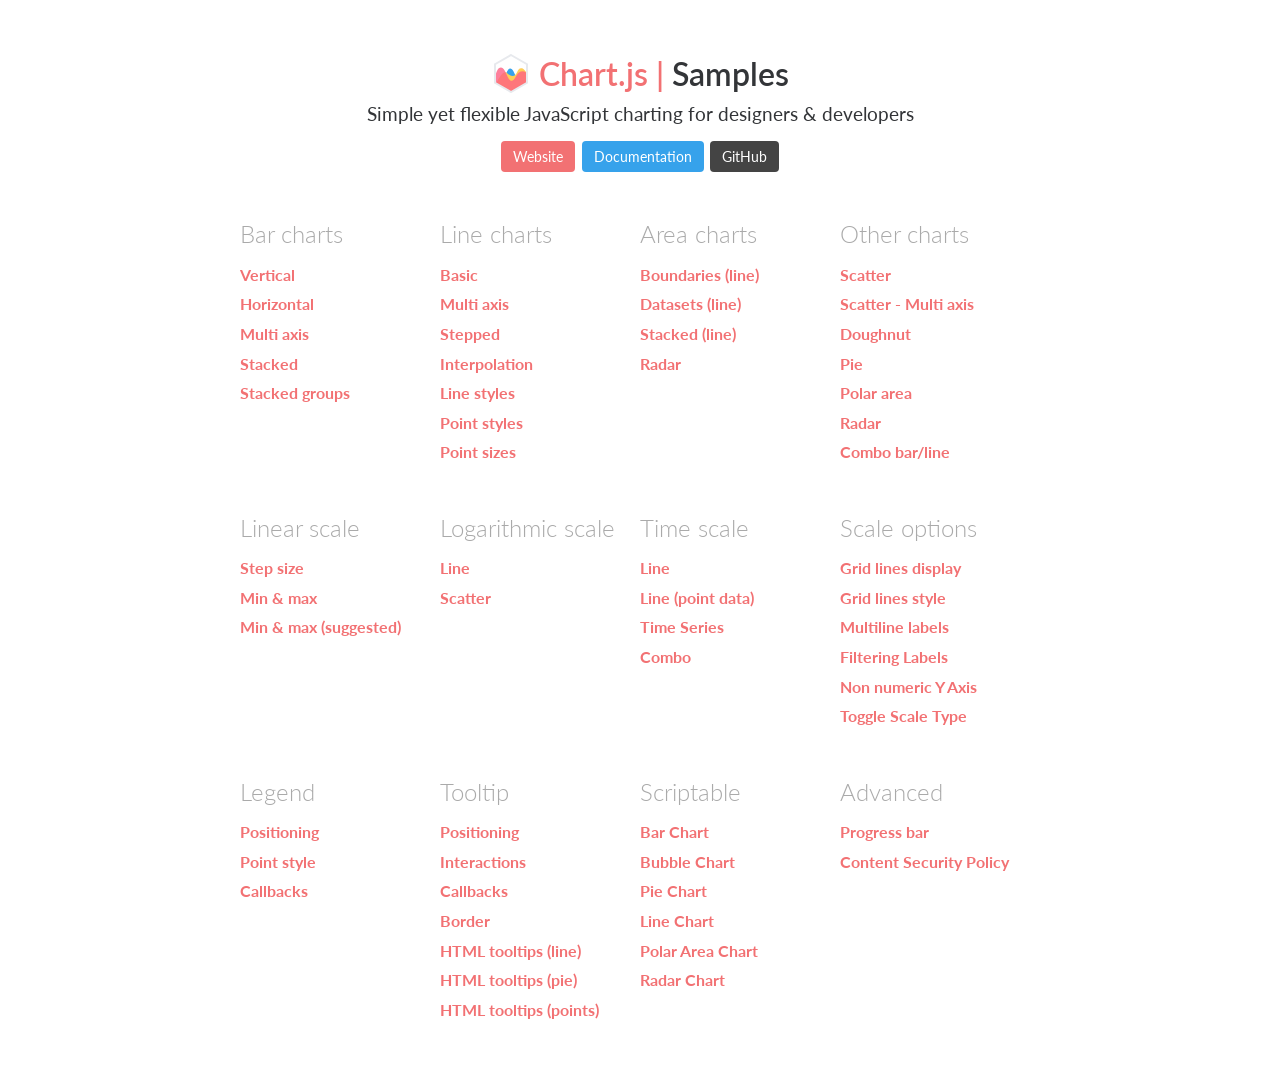
<file: static/plugins/Chart.js/samples/index.html>
<!DOCTYPE html>
<html lang="en-US">
<head>
	<meta charset="utf-8">
	<meta http-equiv="X-UA-Compatible" content="IE=Edge">
	<meta name="viewport" content="width=device-width, initial-scale=1">
	<link rel="stylesheet" type="text/css" href="style.css">
	<link rel="icon" href="favicon.ico">
	<script src="samples.js"></script>
	<script src="utils.js"></script>
	<title>Chart.js samples</title>
</head>
<body>
	<div class="content">
		<div class="header">
			<div class="chartjs-title">Samples</div>
			<div class="chartjs-caption">Simple yet flexible JavaScript charting for designers &amp; developers</div>
			<div class="chartjs-links">
				<a class="btn btn-chartjs" href="https://www.chartjs.org">Website</a>
				<a class="btn btn-docs" href="https://www.chartjs.org/docs">Documentation</a>
				<a class="btn btn-gh" href="https://github.com/chartjs/Chart.js">GitHub</a>
			</div>
		</div>

		<div id="categories" class="samples-categories"></div>
	</div>

	<script>
		function createCategory(item) {
			var el = document.createElement('div');
			el.className = 'samples-category';
			el.innerHTML =
				'<div class="title">' + item.title + '</div>' +
				'<div class="items"></div>';
			return el;
		}

		function createEntry(item) {
			var el = document.createElement('div');
			el.className = 'samples-entry';
			el.innerHTML = '<a class="title" href="' + item.path + '">' + item.title + '</a>';
			return el;
		}

		var categories = document.getElementById('categories');
		Samples.items.forEach(function(item) {
			var category = createCategory(item);
			var children = category.getElementsByClassName('items')[0];

			(item.items || []).forEach(function(item2) {
				children.appendChild(createEntry(item2));
			});

			categories.appendChild(category);
		});
	</script>
</body>
</html>
</file>
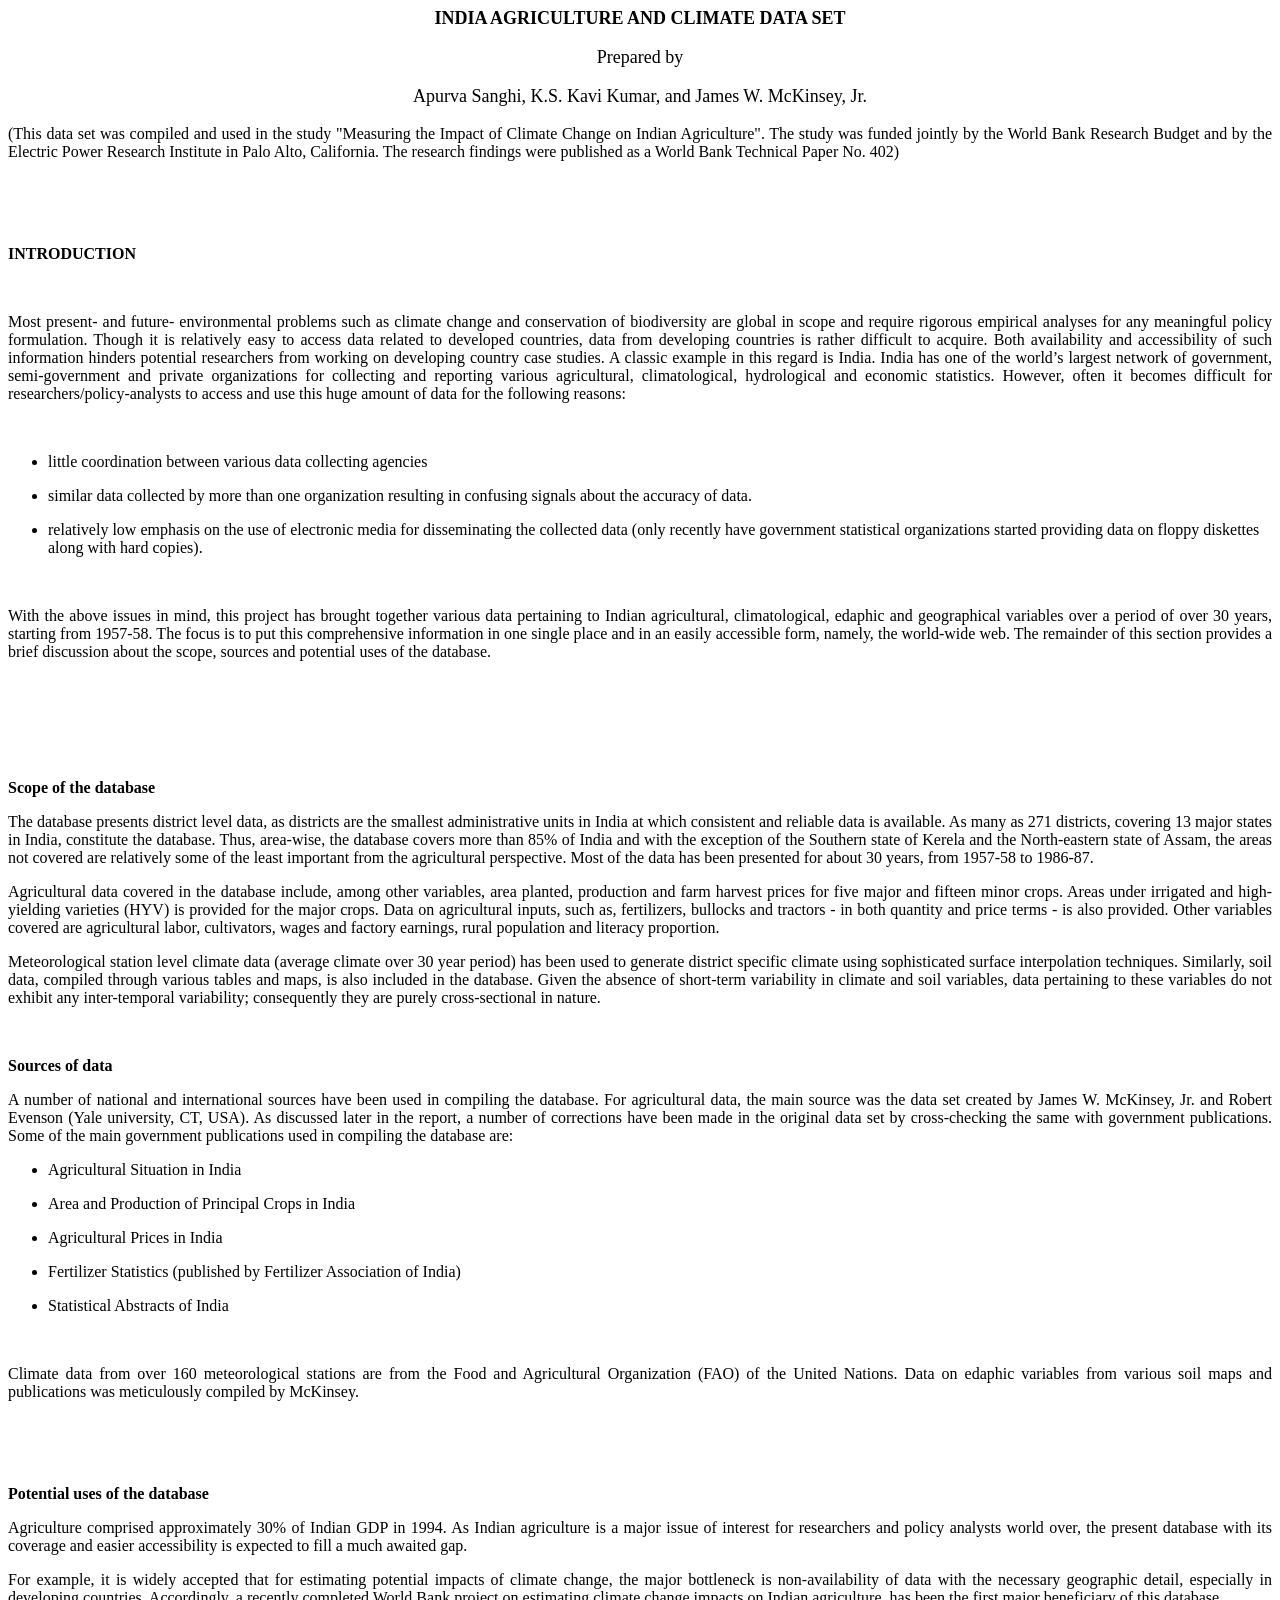
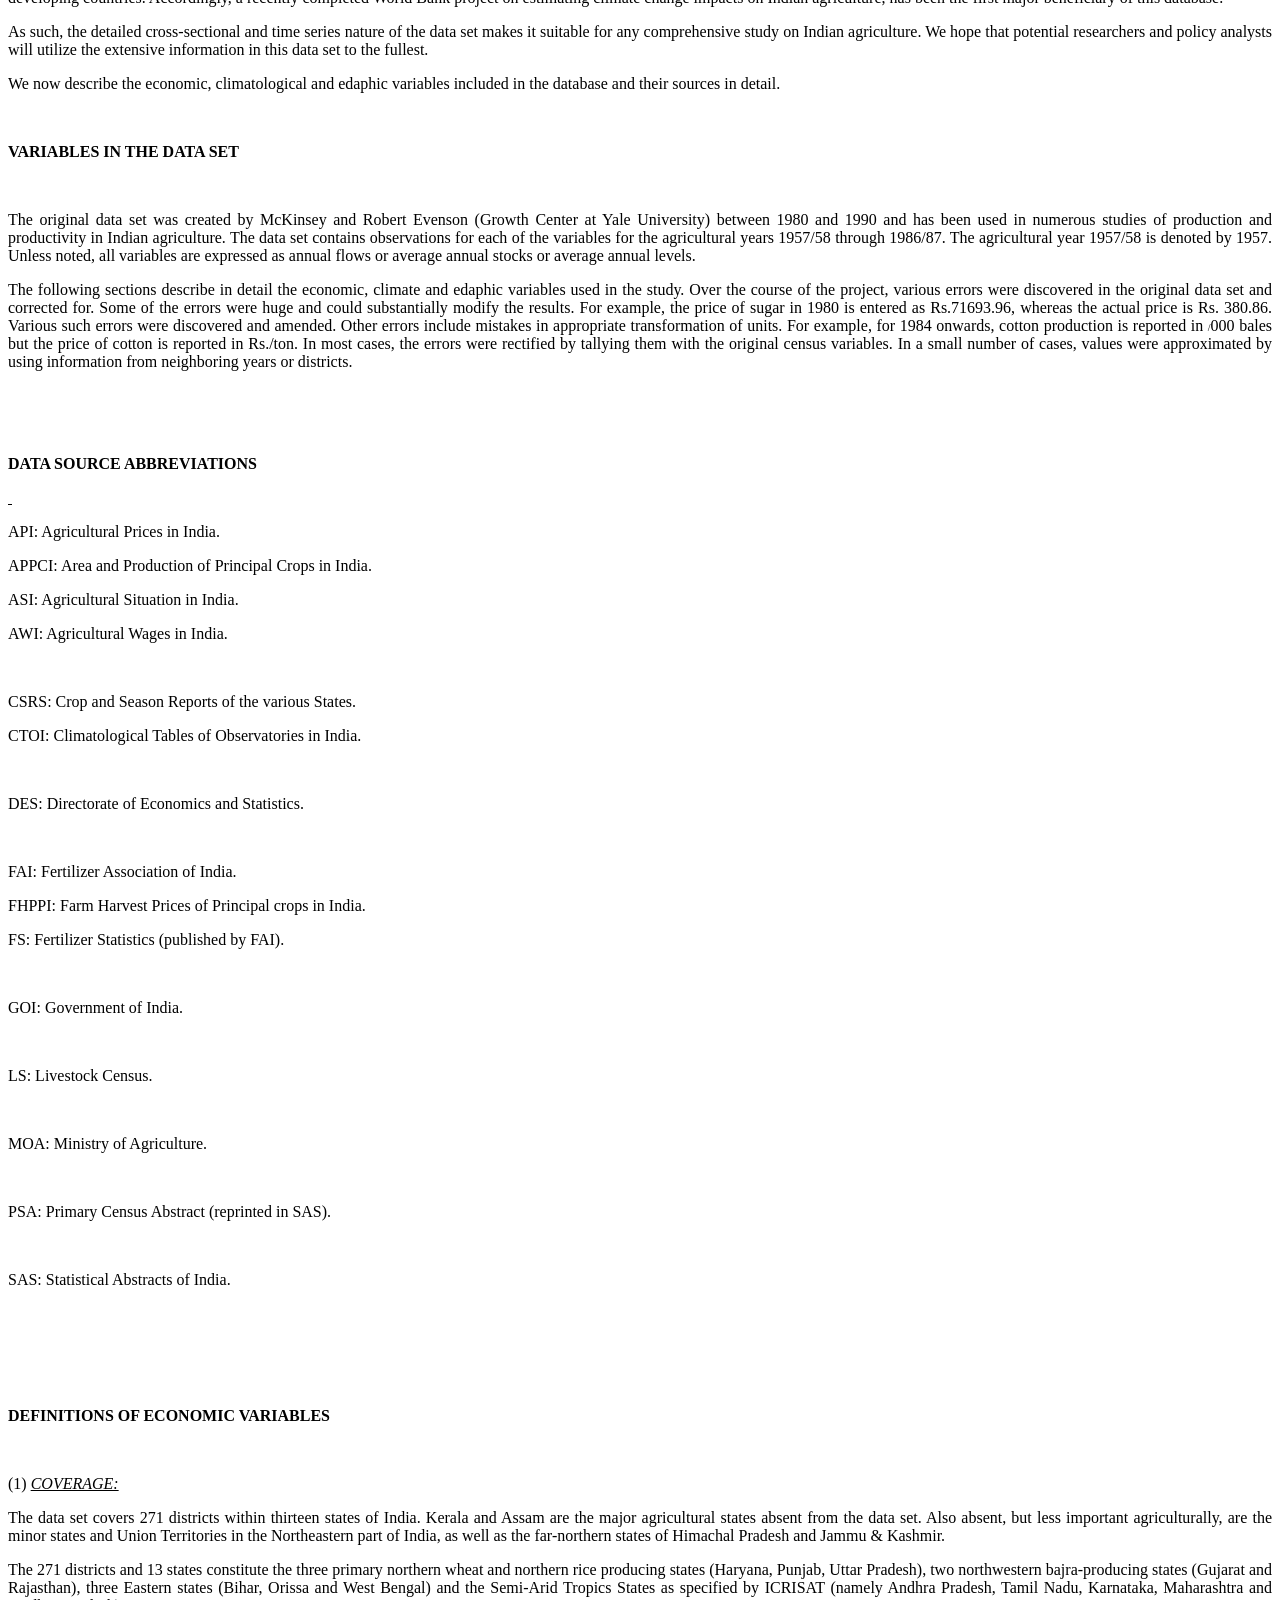
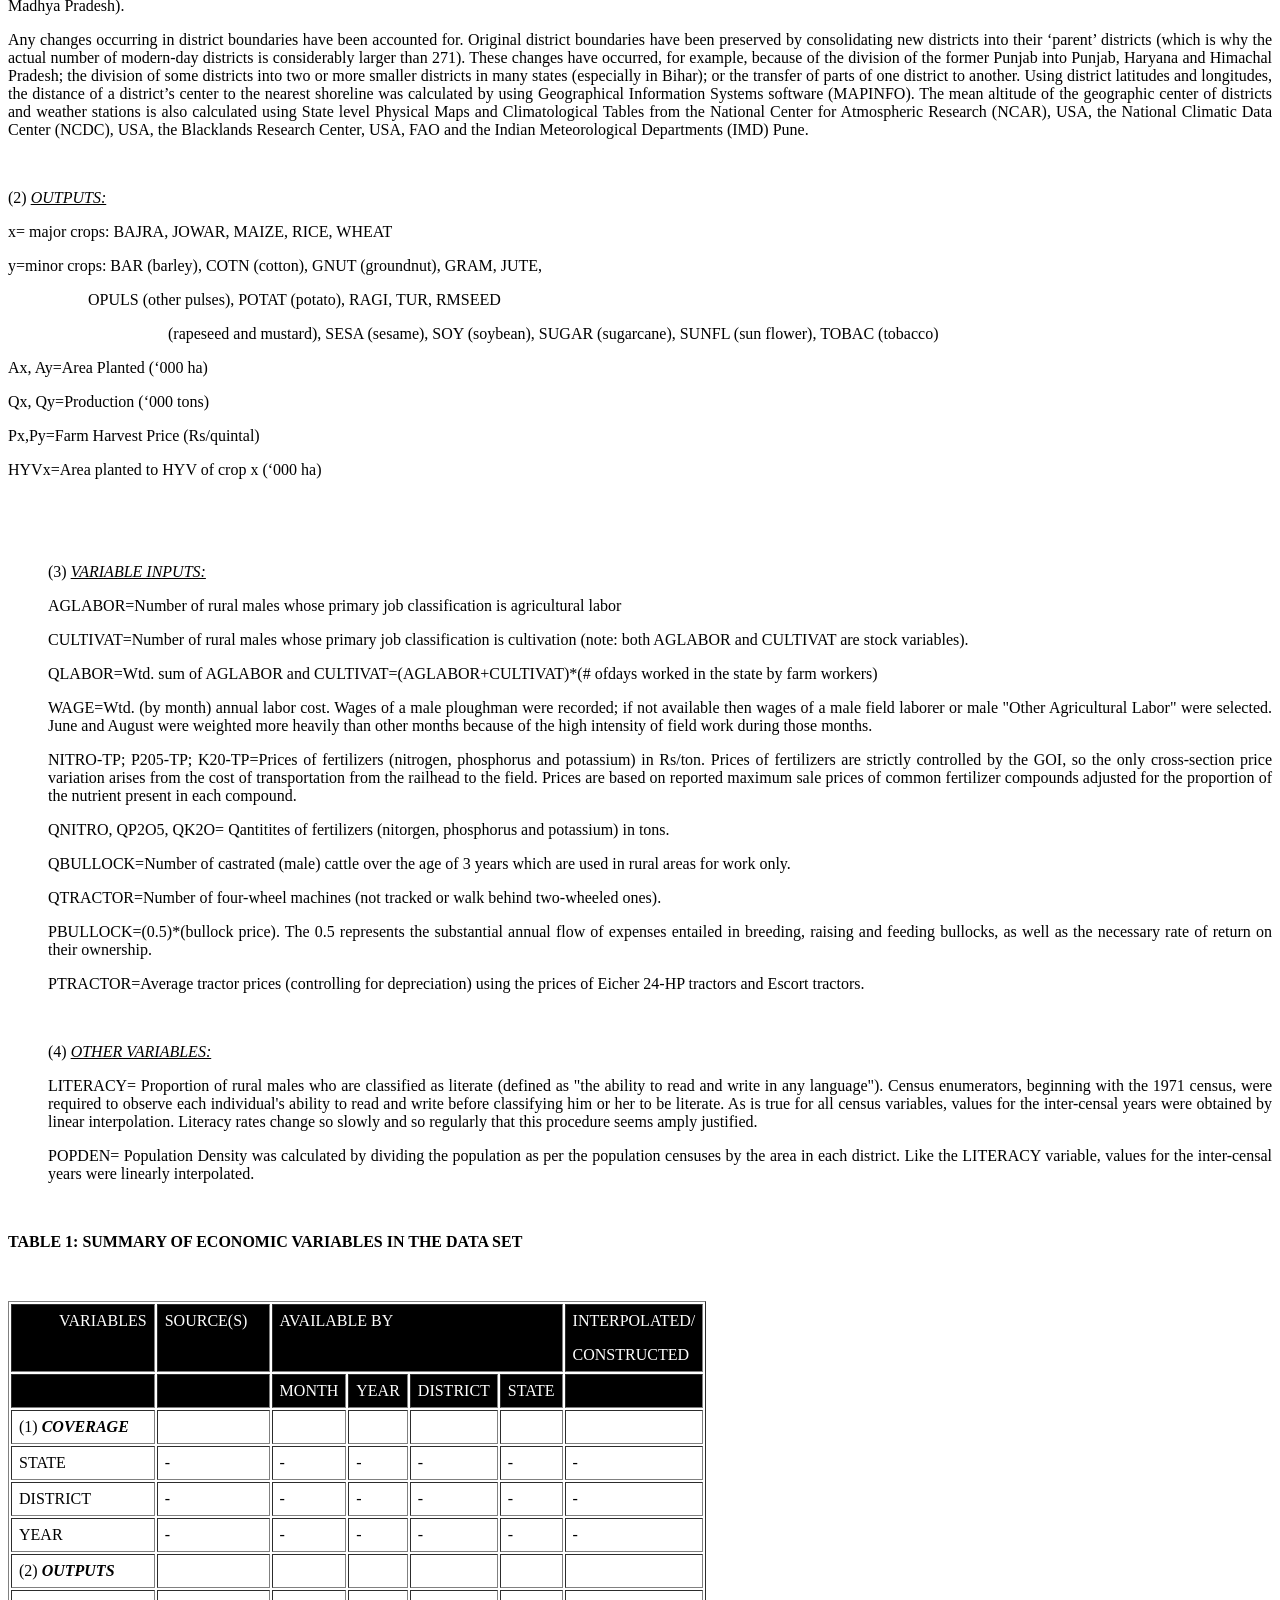
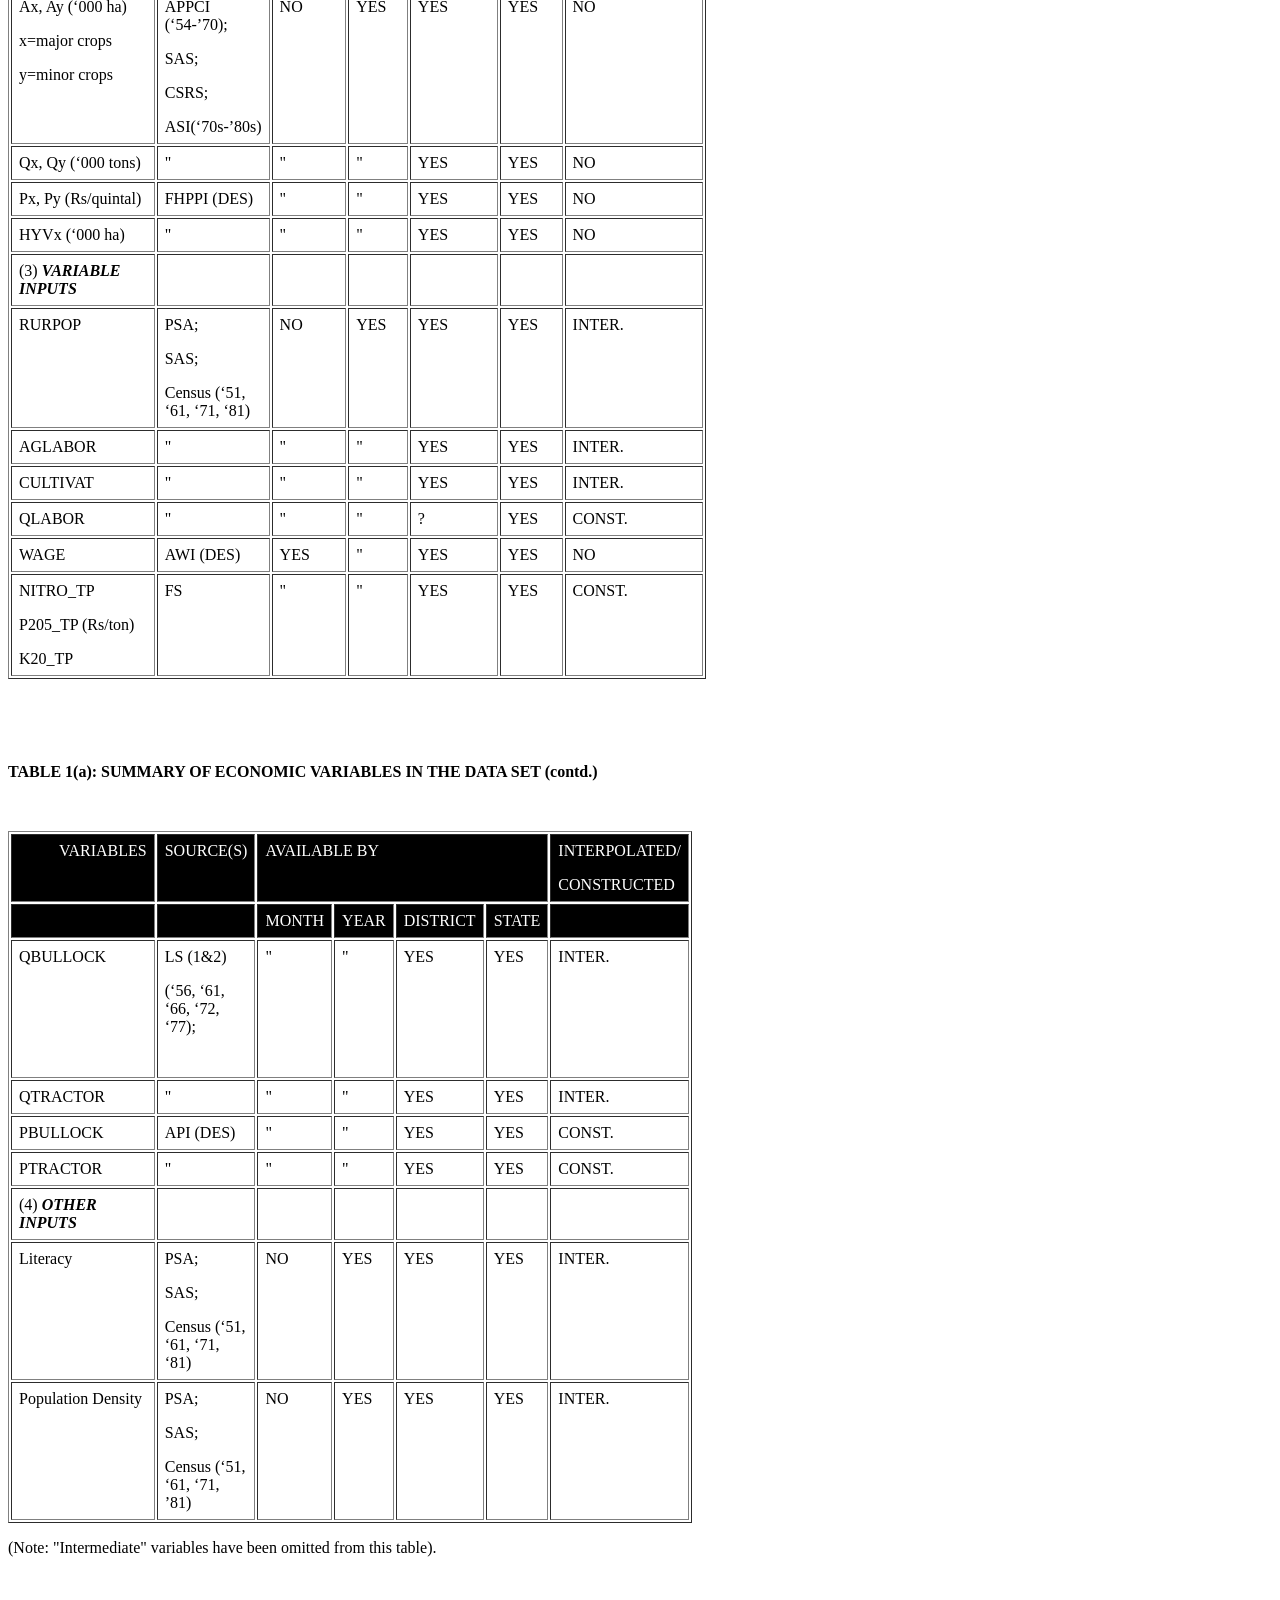
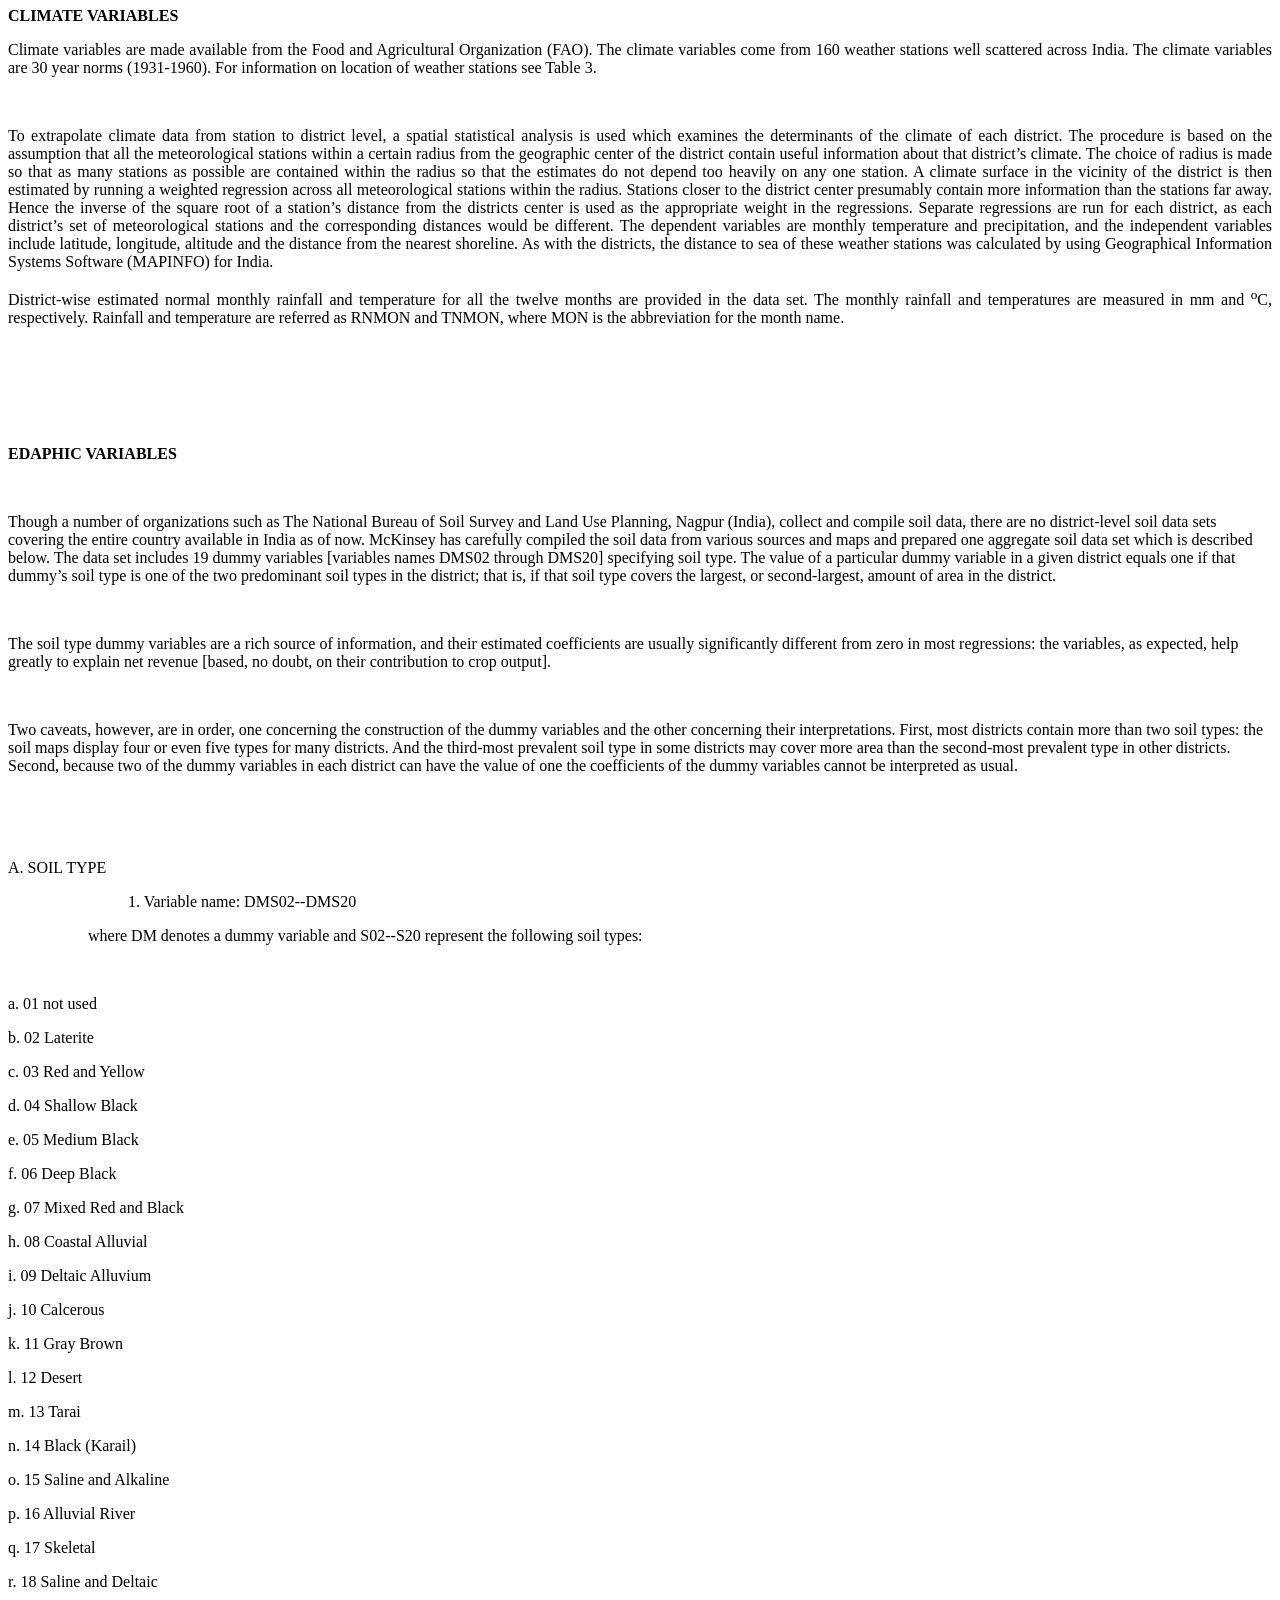
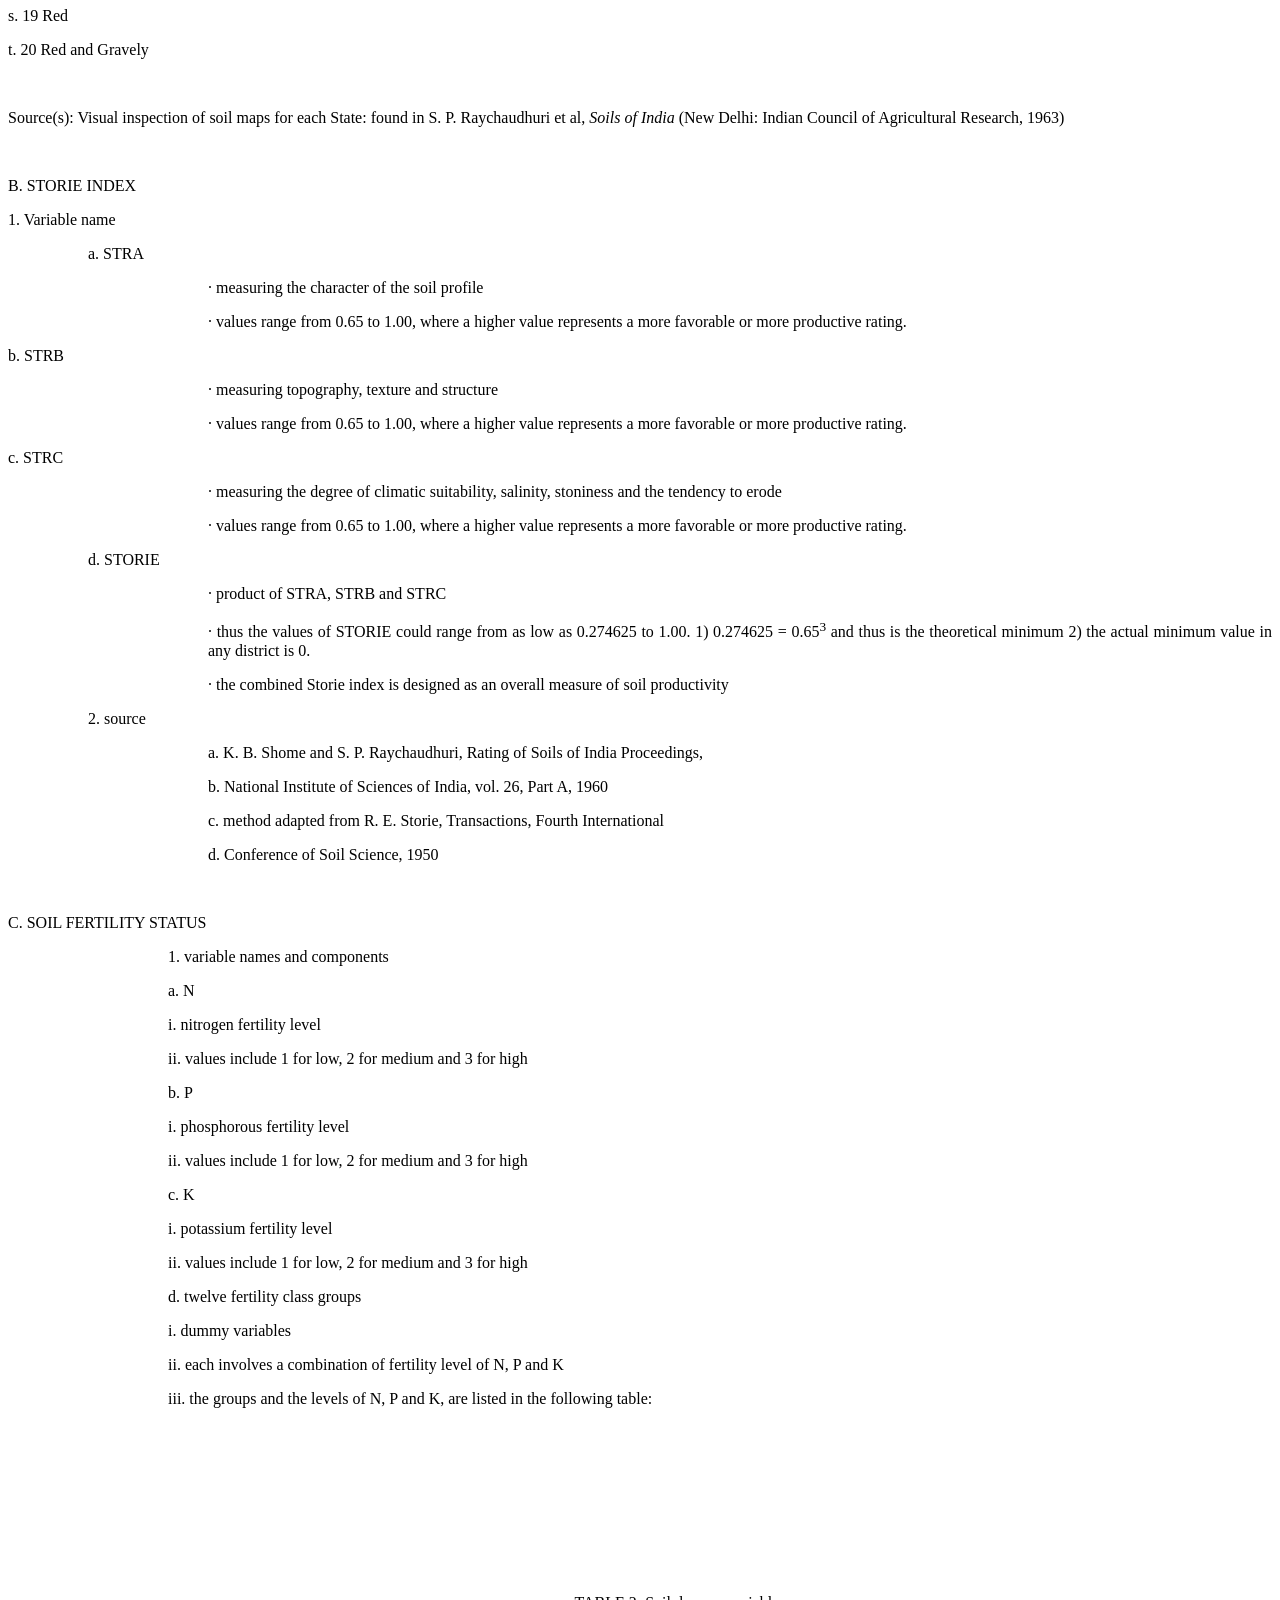
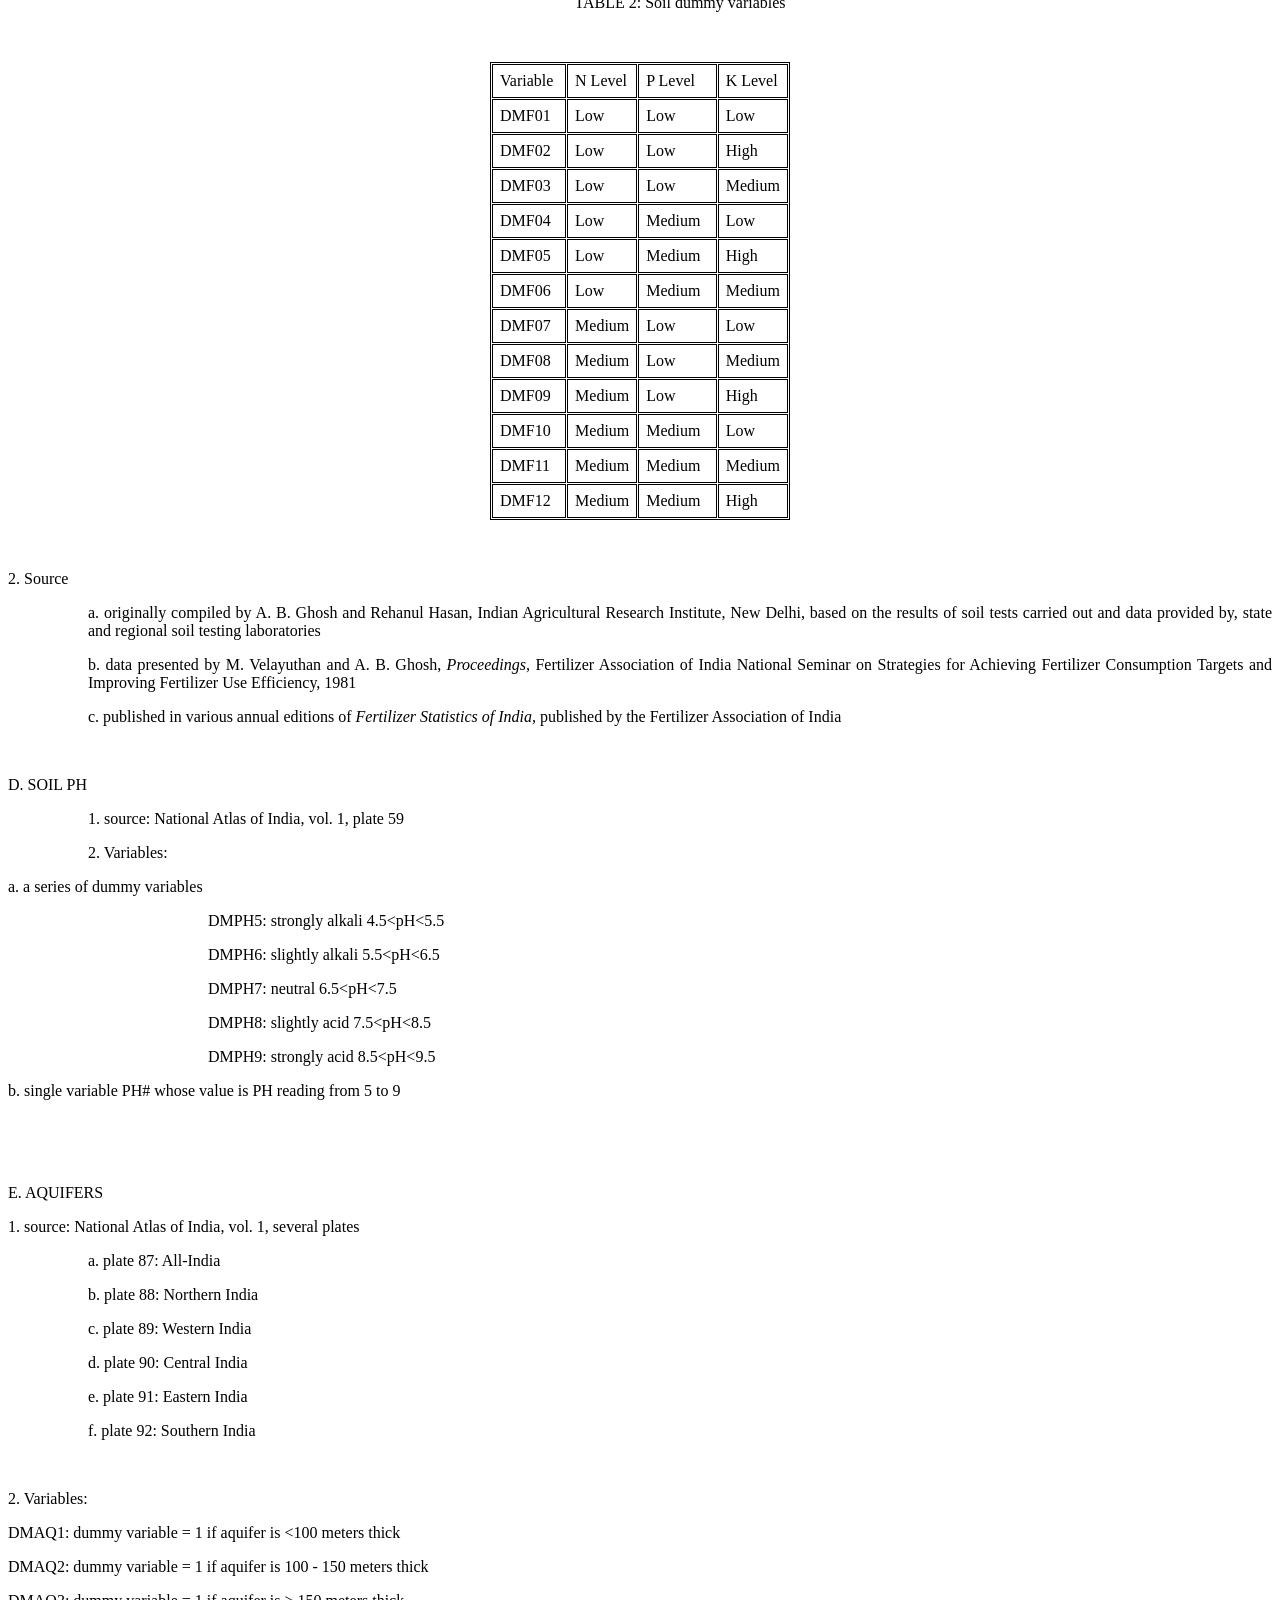
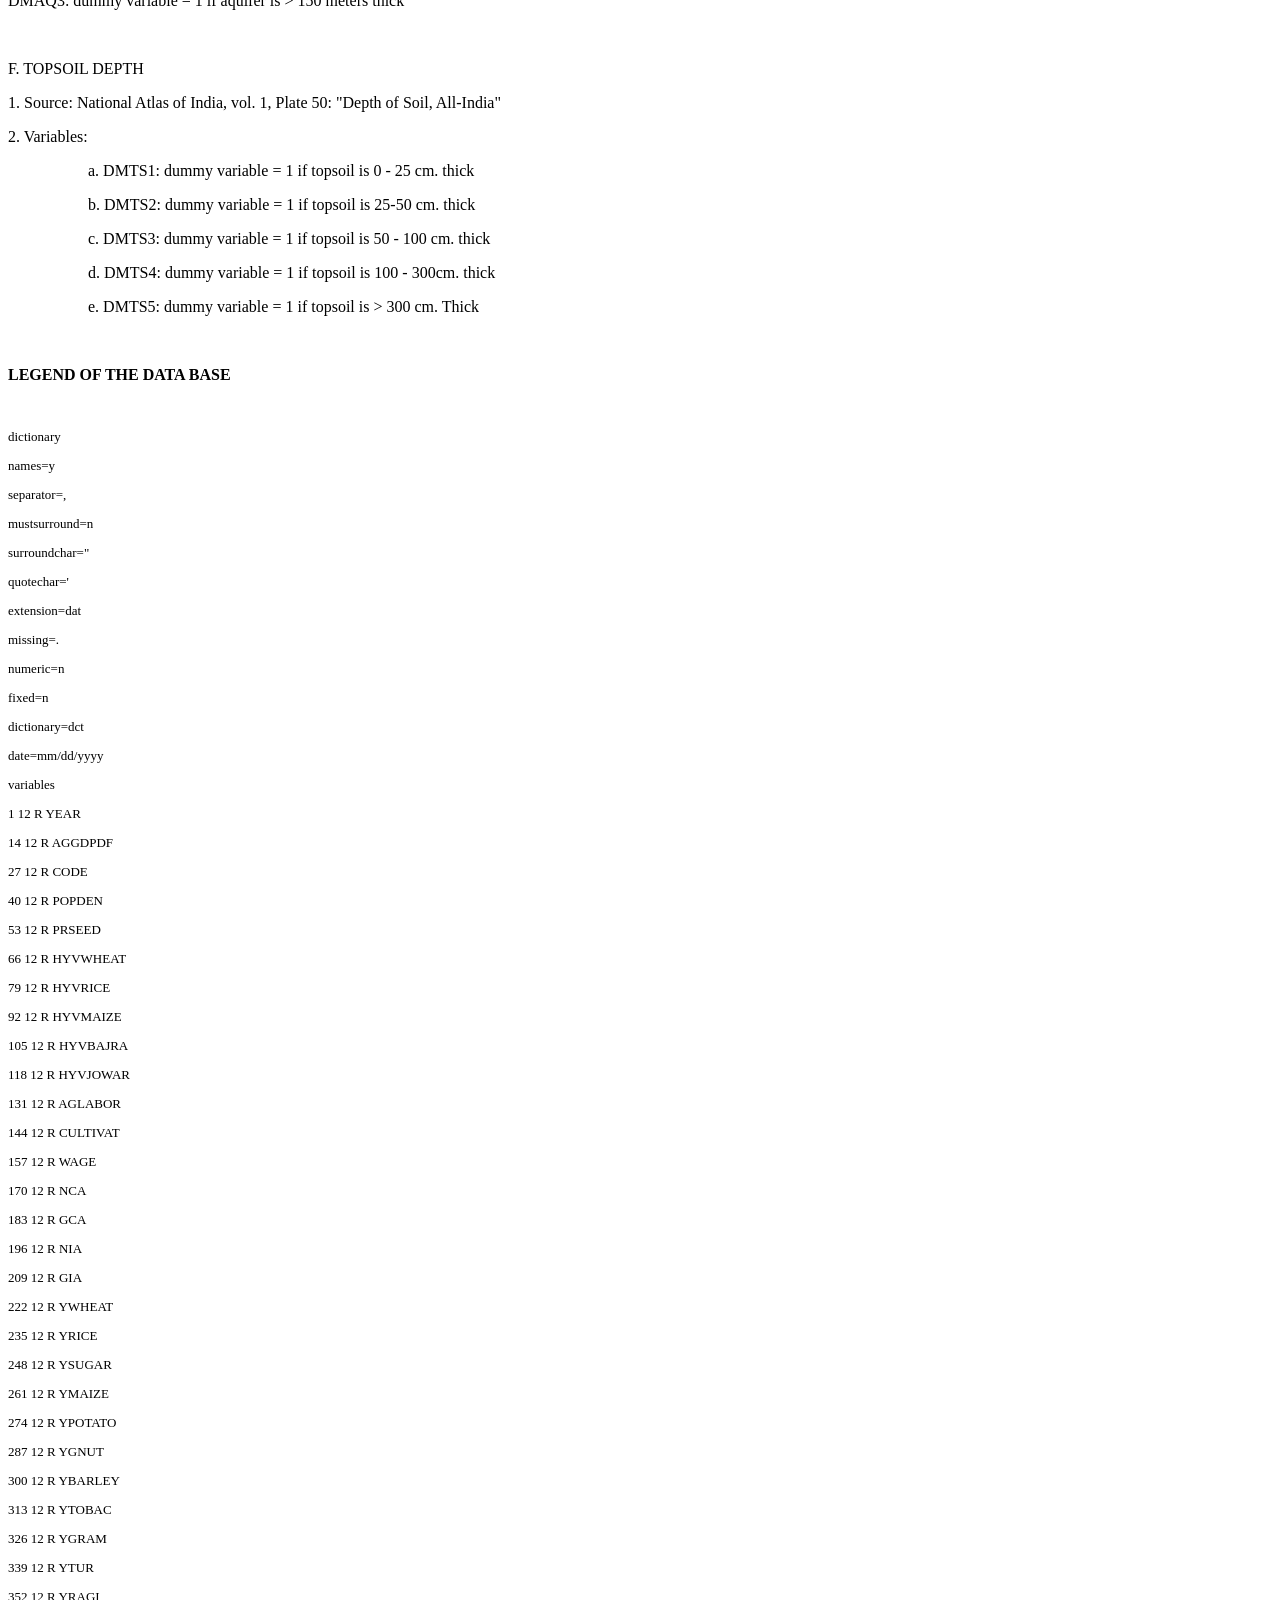
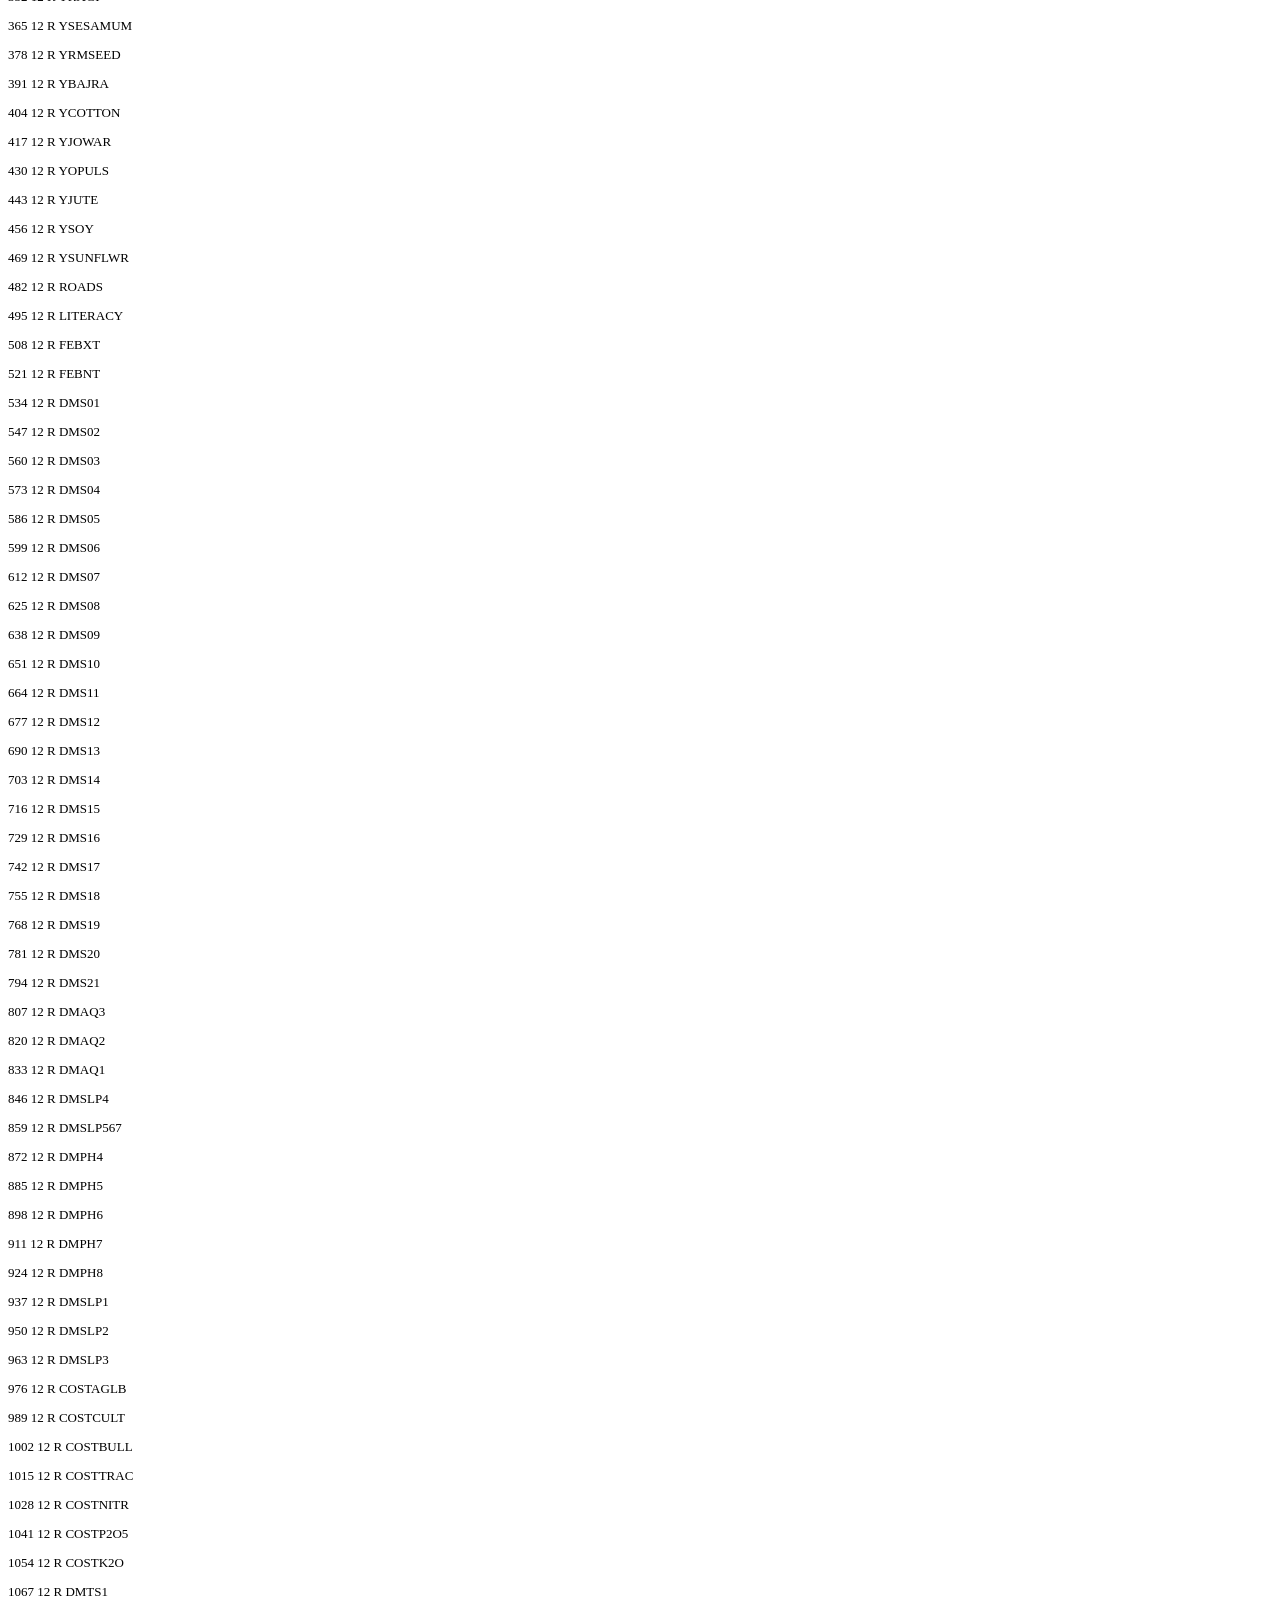
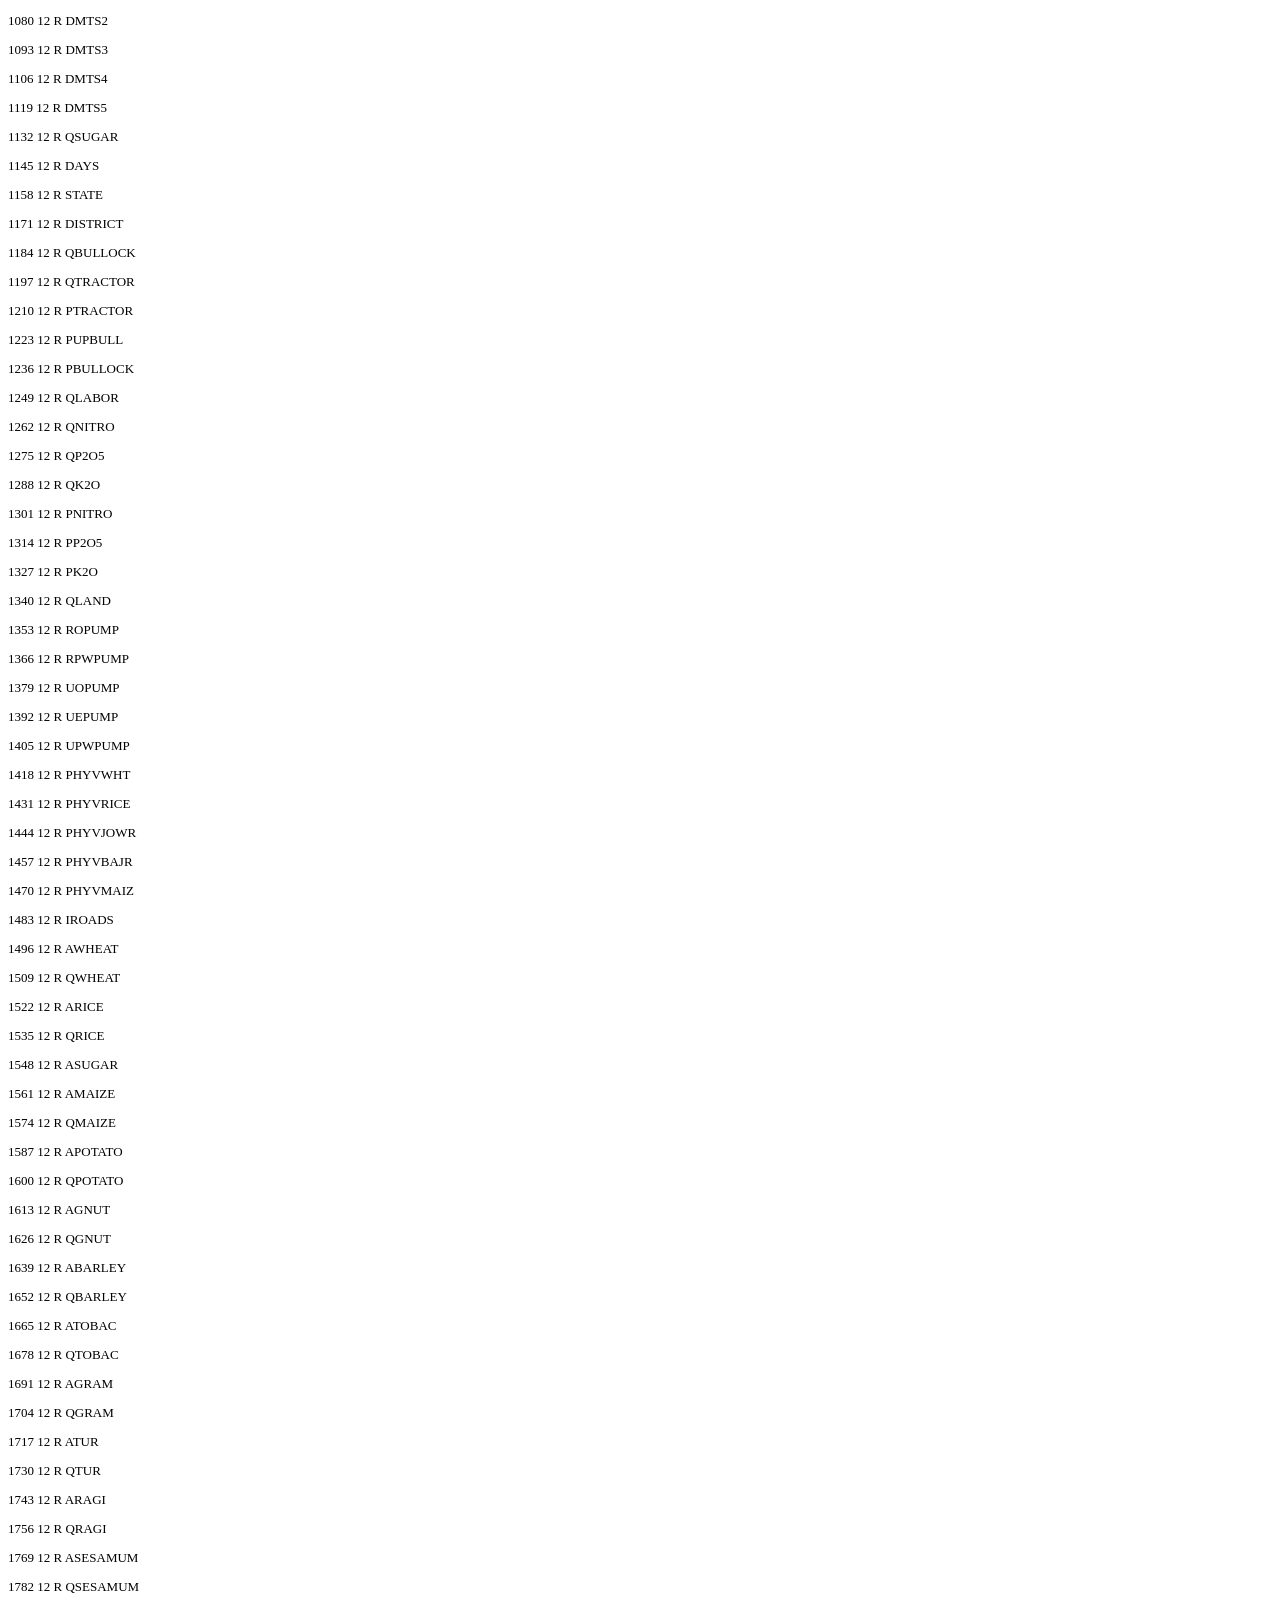
<file: WB_Dataset/INDIA AGRICULTURE AND CLIMATE DATA SET.htm>
<!DOCTYPE HTML PUBLIC "-//W3C//DTD HTML 4.0 Transitional//EN">
<!-- saved from url=(0049)http://www-esd.worldbank.org/indian/database.html -->
<HTML><HEAD><TITLE>INDIA AGRICULTURE AND CLIMATE DATA SET</TITLE>
<META http-equiv=Content-Type content="text/html; charset=windows-1252">
<META content="MSHTML 5.50.4807.2300" name=GENERATOR></HEAD>
<BODY vLink=#800080 link=#0000ff><B><FONT size=4>
<P align=center>INDIA AGRICULTURE AND CLIMATE DATA SET</P></B>
<P align=center>Prepared by</P>
<P align=center>Apurva Sanghi, K.S. Kavi Kumar, and James W. McKinsey, 
Jr.</P></FONT>
<P align=justify>(This data set was compiled and used in the study "Measuring 
the Impact of Climate Change on Indian Agriculture". The study was funded 
jointly by the World Bank Research Budget and by the Electric Power Research 
Institute in Palo Alto, California. The research findings were published as a 
World Bank Technical Paper No. 402)</P><B>
<P>&nbsp;</P>
<P>&nbsp;</P>
<P>INTRODUCTION</P></B>
<P>&nbsp;</P>
<P align=justify>Most present- and future- environmental problems such as 
climate change and conservation of biodiversity are global in scope and require 
rigorous empirical analyses for any meaningful policy formulation. Though it is 
relatively easy to access data related to developed countries, data from 
developing countries is rather difficult to acquire. Both availability and 
accessibility of such information hinders potential researchers from working on 
developing country case studies. A classic example in this regard is India. 
India has one of the world�s largest network of government, semi-government and 
private organizations for collecting and reporting various agricultural, 
climatological, hydrological and economic statistics. However, often it becomes 
difficult for researchers/policy-analysts to access and use this huge amount of 
data for the following reasons:</P>
<P align=justify>&nbsp;</P>
<UL>
  <P align=justify>
  <LI>little coordination between various data collecting agencies
  <P></P>
  <P align=justify></P>
  <LI>similar data collected by more than one organization resulting in 
  confusing signals about the accuracy of data.
  <P></P>
  <P align=justify></P>
  <LI>relatively low emphasis on the use of electronic media for disseminating 
  the collected data (only recently have government statistical organizations 
  started providing data on floppy diskettes along with hard copies).
  <P></P></LI></UL>
<P align=justify>&nbsp;</P>
<P align=justify>With the above issues in mind, this project has brought 
together various data pertaining to Indian agricultural, climatological, edaphic 
and geographical variables over a period of over 30 years, starting from 
1957-58. The focus is to put this comprehensive information in one single place 
and in an easily accessible form, namely, the world-wide web. The remainder of 
this section provides a brief discussion about the scope, sources and potential 
uses of the database.</P>
<P align=justify>&nbsp;</P>
<P align=justify>&nbsp;</P>
<P align=justify>&nbsp;</P><B>
<P>Scope of the database</P></B>
<P align=justify>The database presents district level data, as districts are the 
smallest administrative units in India at which consistent and reliable data is 
available. As many as 271 districts, covering 13 major states in India, 
constitute the database. Thus, area-wise, the database covers more than 85% of 
India and with the exception of the Southern state of Kerela and the 
North-eastern state of Assam, the areas not covered are relatively some of the 
least important from the agricultural perspective. Most of the data has been 
presented for about 30 years, from 1957-58 to 1986-87. </P>
<P align=justify>Agricultural data covered in the database include, among other 
variables, area planted, production and farm harvest prices for five major and 
fifteen minor crops. Areas under irrigated and high-yielding varieties (HYV) is 
provided for the major crops. Data on agricultural inputs, such as, fertilizers, 
bullocks and tractors - in both quantity and price terms - is also provided. 
Other variables covered are agricultural labor, cultivators, wages and factory 
earnings, rural population and literacy proportion.</P>
<P align=justify>Meteorological station level climate data (average climate over 
30 year period) has been used to generate district specific climate using 
sophisticated surface interpolation techniques. Similarly, soil data, compiled 
through various tables and maps, is also included in the database. Given the 
absence of short-term variability in climate and soil variables, data pertaining 
to these variables do not exhibit any inter-temporal variability; consequently 
they are purely cross-sectional in nature.</P>
<P align=justify>&nbsp;</P><B>
<P align=justify>Sources of data</P></B>
<P align=justify>A number of national and international sources have been used 
in compiling the database. For agricultural data, the main source was the data 
set created by James W. McKinsey, Jr. and Robert Evenson (Yale university, CT, 
USA). As discussed later in the report, a number of corrections have been made 
in the original data set by cross-checking the same with government 
publications. Some of the main government publications used in compiling the 
database are:</P>
<UL>
  <P align=justify>
  <LI>Agricultural Situation in India 
  <P></P>
  <P align=justify></P>
  <LI>Area and Production of Principal Crops in India
  <P></P>
  <P align=justify></P>
  <LI>Agricultural Prices in India
  <P></P>
  <P align=justify></P>
  <LI>Fertilizer Statistics (published by Fertilizer Association of India)
  <P></P>
  <P align=justify></P>
  <LI>Statistical Abstracts of India
  <P></P></LI></UL>
<P align=justify>&nbsp;</P>
<P align=justify>Climate data from over 160 meteorological stations are from the 
Food and Agricultural Organization (FAO) of the United Nations. Data on edaphic 
variables from various soil maps and publications was meticulously compiled by 
McKinsey.</P>
<P align=justify>&nbsp;</P>
<P align=justify>&nbsp;</P><B>
<P align=justify>Potential uses of the database</P></B>
<P align=justify>Agriculture comprised approximately 30% of Indian GDP in 1994. 
As Indian agriculture is a major issue of interest for researchers and policy 
analysts world over, the present database with its coverage and easier 
accessibility is expected to fill a much awaited gap. </P>
<P align=justify>For example, it is widely accepted that for estimating 
potential impacts of climate change, the major bottleneck is non-availability of 
data with the necessary geographic detail, especially in developing countries. 
Accordingly, a recently completed World Bank project on estimating climate 
change impacts on Indian agriculture, has been the first major beneficiary of 
this database. </P>
<P align=justify>As such, the detailed cross-sectional and time series nature of 
the data set makes it suitable for any comprehensive study on Indian 
agriculture. We hope that potential researchers and policy analysts will utilize 
the extensive information in this data set to the fullest.</P>
<P align=justify>We now describe the economic, climatological and edaphic 
variables included in the database and their sources in detail.</P>
<P align=justify>&nbsp;</P><B>
<P align=justify>VARIABLES IN THE DATA SET</P></B>
<P align=justify>&nbsp;</P>
<P align=justify>The original data set was created by McKinsey and Robert 
Evenson (Growth Center at Yale University) between 1980 and 1990 and has been 
used in numerous studies of production and productivity in Indian agriculture. 
The data set contains observations for each of the variables for the 
agricultural years 1957/58 through 1986/87. The agricultural year 1957/58 is 
denoted by 1957. Unless noted, all variables are expressed as annual flows or 
average annual stocks or average annual levels.</P>
<P align=justify>The following sections describe in detail the economic, climate 
and edaphic variables used in the study. Over the course of the project, various 
errors were discovered in the original data set and corrected for. Some of the 
errors were huge and could substantially modify the results. For example, the 
price of sugar in 1980 is entered as Rs.71693.96, whereas the actual price is 
Rs. 380.86. Various such errors were discovered and amended. Other errors 
include mistakes in appropriate transformation of units. For example, for 1984 
onwards, cotton production is reported in <FONT size=1>/</FONT>000 bales but the 
price of cotton is reported in Rs./ton. In most cases, the errors were rectified 
by tallying them with the original census variables. In a small number of cases, 
values were approximated by using information from neighboring years or 
districts. </P>
<P align=justify>&nbsp;</P><B>
<P align=justify>&nbsp;</P>
<P align=justify>DATA SOURCE ABBREVIATIONS</P></B><U>
<P align=justify>&nbsp;</P></U>
<P align=justify>API: Agricultural Prices in India.</P>
<P align=justify>APPCI: Area and Production of Principal Crops in India.</P>
<P align=justify>ASI: Agricultural Situation in India.</P>
<P align=justify>AWI: Agricultural Wages in India.</P>
<P align=justify>&nbsp;</P>
<P align=justify>CSRS: Crop and Season Reports of the various States.</P>
<P align=justify>CTOI: Climatological Tables of Observatories in India.</P>
<P align=justify>&nbsp;</P>
<P align=justify>DES: Directorate of Economics and Statistics.</P>
<P align=justify>&nbsp;</P>
<P align=justify>FAI: Fertilizer Association of India.</P>
<P align=justify>FHPPI: Farm Harvest Prices of Principal crops in India.</P>
<P align=justify>FS: Fertilizer Statistics (published by FAI).</P>
<P align=justify>&nbsp;</P>
<P align=justify>GOI: Government of India.</P>
<P align=justify>&nbsp;</P>
<P align=justify>LS: Livestock Census.</P>
<P align=justify>&nbsp;</P>
<P align=justify>MOA: Ministry of Agriculture.</P>
<P align=justify>&nbsp;</P>
<P align=justify>PSA: Primary Census Abstract (reprinted in SAS).</P>
<P align=justify>&nbsp;</P>
<P align=justify>SAS: Statistical Abstracts of India.</P>
<P align=justify>&nbsp;</P>
<P align=justify></P>
<P align=center>&nbsp;</P>
<P align=center>&nbsp;</P><B>
<P align=justify>DEFINITIONS OF ECONOMIC VARIABLES</P></B>
<P align=justify>&nbsp;</P>
<P align=justify>(1) <I><U>COVERAGE:</P></I></U>
<P align=justify>The data set covers 271 districts within thirteen states of 
India. Kerala and Assam are the major agricultural states absent from the data 
set. Also absent, but less important agriculturally, are the minor states and 
Union Territories in the Northeastern part of India, as well as the far-northern 
states of Himachal Pradesh and Jammu &amp; Kashmir.</P>
<P align=justify>The 271 districts and 13 states constitute the three primary 
northern wheat and northern rice producing states (Haryana, Punjab, Uttar 
Pradesh), two northwestern bajra-producing states (Gujarat and Rajasthan), three 
Eastern states (Bihar, Orissa and West Bengal) and the Semi-Arid Tropics States 
as specified by ICRISAT (namely Andhra Pradesh, Tamil Nadu, Karnataka, 
Maharashtra and Madhya Pradesh). </P>
<P align=justify>Any changes occurring in district boundaries have been 
accounted for. Original district boundaries have been preserved by consolidating 
new districts into their �parent� districts (which is why the actual number of 
modern-day districts is considerably larger than 271). These changes have 
occurred, for example, because of the division of the former Punjab into Punjab, 
Haryana and Himachal Pradesh; the division of some districts into two or more 
smaller districts in many states (especially in Bihar); or the transfer of parts 
of one district to another. Using district latitudes and longitudes, the 
distance of a district�s center to the nearest shoreline was calculated by using 
Geographical Information Systems software (MAPINFO). The mean altitude of the 
geographic center of districts and weather stations is also calculated using 
State level Physical Maps and Climatological Tables from the National Center for 
Atmospheric Research (NCAR), USA, the National Climatic Data Center (NCDC), USA, 
the Blacklands Research Center, USA, FAO and the Indian Meteorological 
Departments (IMD) Pune.</P>
<P align=justify>&nbsp;</P>
<P align=justify>(2) <I><U>OUTPUTS:</P></I></U>
<P align=justify>x= major crops: BAJRA, JOWAR, MAIZE, RICE, WHEAT</P>
<P align=justify>y=minor crops: BAR (barley), COTN (cotton), GNUT (groundnut), 
GRAM, JUTE, </P>
<DIR>
<DIR>
<P align=justify>OPULS (other pulses), POTAT (potato), RAGI, TUR, RMSEED </P>
<DIR>
<DIR>
<P align=justify>(rapeseed and mustard), SESA (sesame), SOY (soybean), SUGAR 
(sugarcane), SUNFL (sun flower), TOBAC (tobacco) </P></DIR></DIR></DIR></DIR>
<P align=justify>Ax, Ay=Area Planted (�000 ha)</P>
<P align=justify>Qx, Qy=Production (�000 tons)</P>
<P align=justify>Px,Py=Farm Harvest Price (Rs/quintal)</P>
<P align=justify>HYVx=Area planted to HYV of crop x (�000 ha)</P>
<P align=justify>&nbsp;</P>
<P align=justify>&nbsp;</P>
<DIR>
<P align=justify>(3) <I><U>VARIABLE INPUTS:</P></I></U>
<P align=justify>AGLABOR=Number of rural males whose primary job classification 
is agricultural labor</P>
<P align=justify>CULTIVAT=Number of rural males whose primary job classification 
is cultivation (note: both AGLABOR and CULTIVAT are stock variables).</P>
<P align=justify>QLABOR=Wtd. sum of AGLABOR and CULTIVAT=(AGLABOR+CULTIVAT)*(# 
ofdays worked in the state by farm workers)</P>
<P align=justify>WAGE=Wtd. (by month) annual labor cost. Wages of a male 
ploughman were recorded; if not available then wages of a male field laborer or 
male "Other Agricultural Labor" were selected. June and August were weighted 
more heavily than other months because of the high intensity of field work 
during those months.</P>
<P align=justify>NITRO-TP; P205-TP; K20-TP=Prices of fertilizers (nitrogen, 
phosphorus and potassium) in Rs/ton. Prices of fertilizers are strictly 
controlled by the GOI, so the only cross-section price variation arises from the 
cost of transportation from the railhead to the field. Prices are based on 
reported maximum sale prices of common fertilizer compounds adjusted for the 
proportion of the nutrient present in each compound.</P>
<P align=justify>QNITRO, QP2O5, QK2O= Qantitites of fertilizers (nitorgen, 
phosphorus and potassium) in tons.</P>
<P align=justify>QBULLOCK=Number of castrated (male) cattle over the age of 3 
years which are used in rural areas for work only.</P>
<P align=justify>QTRACTOR=Number of four-wheel machines (not tracked or walk 
behind two-wheeled ones).</P>
<P align=justify>PBULLOCK=(0.5)*(bullock price). The 0.5 represents the 
substantial annual flow of expenses entailed in breeding, raising and feeding 
bullocks, as well as the necessary rate of return on their ownership.</P>
<P align=justify>PTRACTOR=Average tractor prices (controlling for depreciation) 
using the prices of Eicher 24-HP tractors and Escort tractors. </P>
<P align=justify>&nbsp;</P>
<P align=justify>(4) <I><U>OTHER VARIABLES:</P></I></U>
<P align=justify>LITERACY= Proportion of rural males who are classified as 
literate (defined as "the ability to read and write in any language"). Census 
enumerators, beginning with the 1971 census, were required to observe each 
individual's ability to read and write before classifying him or her to be 
literate. As is true for all census variables, values for the inter-censal years 
were obtained by linear interpolation. Literacy rates change so slowly and so 
regularly that this procedure seems amply justified.</P>
<P align=justify>POPDEN= Population Density was calculated by dividing the 
population as per the population censuses by the area in each district. Like the 
LITERACY variable, values for the inter-censal years were linearly 
interpolated.</P>
<P align=center>&nbsp;</P></DIR>
<P align=left><B>TABLE 1: SUMMARY OF ECONOMIC VARIABLES IN THE DATA SET</B></P>
<P align=center>&nbsp;</P>
<TABLE cellSpacing=2 cellPadding=7 width=678 border=1>
  <TBODY>
  <TR>
    <TD vAlign=top width="18%" bgColor=#000000>
      <DIR>
      <P><FONT color=#ffffff>VARIABLES</P></DIR></FONT></TD>
    <TD vAlign=top width="21%" bgColor=#000000><FONT color=#ffffff>
      <P>SOURCE(S)</FONT></P></TD>
    <TD vAlign=top width="41%" bgColor=#000000 colSpan=4><FONT color=#ffffff>
      <P>AVAILABLE BY</P>
      <P></FONT>&nbsp;</P></TD>
    <TD vAlign=top width="20%" bgColor=#000000><FONT color=#ffffff>
      <P>INTERPOLATED/</P>
      <P>CONSTRUCTED</FONT></P></TD></TR>
  <TR>
    <TD vAlign=top width="18%" bgColor=#000000>
      <P>&nbsp;</P></TD>
    <TD vAlign=top width="21%" bgColor=#000000>
      <P>&nbsp;</P></TD>
    <TD vAlign=top width="11%" bgColor=#000000><FONT color=#ffffff>
      <P>MONTH</FONT></P></TD>
    <TD vAlign=top width="9%" bgColor=#000000><FONT color=#ffffff>
      <P>YEAR</FONT></P></TD>
    <TD vAlign=top width="10%" bgColor=#000000><FONT color=#ffffff>
      <P>DISTRICT</FONT></P></TD>
    <TD vAlign=top width="11%" bgColor=#000000><FONT color=#ffffff>
      <P>STATE</FONT></P></TD>
    <TD vAlign=top width="20%" bgColor=#000000>
      <P>&nbsp;</P></TD></TR>
  <TR>
    <TD vAlign=top width="18%">
      <P>(1)<B><I><FONT face="Britannic Bold"> </FONT>COVERAGE</B></I></P></TD>
    <TD vAlign=top width="21%">
      <P>&nbsp;</P></TD>
    <TD vAlign=top width="11%">
      <P>&nbsp;</P></TD>
    <TD vAlign=top width="9%">
      <P>&nbsp;</P></TD>
    <TD vAlign=top width="10%">
      <P>&nbsp;</P></TD>
    <TD vAlign=top width="11%">
      <P>&nbsp;</P></TD>
    <TD vAlign=top width="20%">
      <P>&nbsp;</P></TD></TR>
  <TR>
    <TD vAlign=top width="18%">
      <P>STATE</P></TD>
    <TD vAlign=top width="21%">
      <P>-</P></TD>
    <TD vAlign=top width="11%">
      <P>-</P></TD>
    <TD vAlign=top width="9%">
      <P>-</P></TD>
    <TD vAlign=top width="10%">
      <P>-</P></TD>
    <TD vAlign=top width="11%">
      <P>-</P></TD>
    <TD vAlign=top width="20%">
      <P>-</P></TD></TR>
  <TR>
    <TD vAlign=top width="18%">
      <P>DISTRICT</P></TD>
    <TD vAlign=top width="21%">
      <P>-</P></TD>
    <TD vAlign=top width="11%">
      <P>-</P></TD>
    <TD vAlign=top width="9%">
      <P>-</P></TD>
    <TD vAlign=top width="10%">
      <P>-</P></TD>
    <TD vAlign=top width="11%">
      <P>-</P></TD>
    <TD vAlign=top width="20%">
      <P>-</P></TD></TR>
  <TR>
    <TD vAlign=top width="18%">
      <P>YEAR</P></TD>
    <TD vAlign=top width="21%">
      <P>-</P></TD>
    <TD vAlign=top width="11%">
      <P>-</P></TD>
    <TD vAlign=top width="9%">
      <P>-</P></TD>
    <TD vAlign=top width="10%">
      <P>-</P></TD>
    <TD vAlign=top width="11%">
      <P>-</P></TD>
    <TD vAlign=top width="20%">
      <P>-</P></TD></TR>
  <TR>
    <TD vAlign=top width="18%">
      <P>(2) <B><I>OUTPUTS</B></I></P></TD>
    <TD vAlign=top width="21%">
      <P>&nbsp;</P></TD>
    <TD vAlign=top width="11%">
      <P>&nbsp;</P></TD>
    <TD vAlign=top width="9%">
      <P>&nbsp;</P></TD>
    <TD vAlign=top width="10%">
      <P>&nbsp;</P></TD>
    <TD vAlign=top width="11%">
      <P>&nbsp;</P></TD>
    <TD vAlign=top width="20%">
      <P>&nbsp;</P></TD></TR>
  <TR>
    <TD vAlign=top width="18%">
      <P>Ax, Ay (�000 ha)</P>
      <P>x=major crops</P>
      <P>y=minor crops</P></TD>
    <TD vAlign=top width="21%">
      <P>APPCI (�54-�70); </P>
      <P>SAS; </P>
      <P>CSRS;</P>
      <P>ASI(�70s-�80s)</P></TD>
    <TD vAlign=top width="11%">
      <P>NO</P></TD>
    <TD vAlign=top width="9%">
      <P>YES</P></TD>
    <TD vAlign=top width="10%">
      <P>YES</P></TD>
    <TD vAlign=top width="11%">
      <P>YES</P></TD>
    <TD vAlign=top width="20%">
      <P>NO</P></TD></TR>
  <TR>
    <TD vAlign=top width="18%">
      <P>Qx, Qy (�000 tons)</P></TD>
    <TD vAlign=top width="21%">
      <P>"</P></TD>
    <TD vAlign=top width="11%">
      <P>"</P></TD>
    <TD vAlign=top width="9%">
      <P>"</P></TD>
    <TD vAlign=top width="10%">
      <P>YES</P></TD>
    <TD vAlign=top width="11%">
      <P>YES</P></TD>
    <TD vAlign=top width="20%">
      <P>NO</P></TD></TR>
  <TR>
    <TD vAlign=top width="18%">
      <P>Px, Py (Rs/quintal)</P></TD>
    <TD vAlign=top width="21%">
      <P>FHPPI (DES)</P></TD>
    <TD vAlign=top width="11%">
      <P>"</P></TD>
    <TD vAlign=top width="9%">
      <P>"</P></TD>
    <TD vAlign=top width="10%">
      <P>YES</P></TD>
    <TD vAlign=top width="11%">
      <P>YES</P></TD>
    <TD vAlign=top width="20%">
      <P>NO</P></TD></TR>
  <TR>
    <TD vAlign=top width="18%">
      <P>HYVx (�000 ha)</P></TD>
    <TD vAlign=top width="21%">
      <P>"</P></TD>
    <TD vAlign=top width="11%">
      <P>"</P></TD>
    <TD vAlign=top width="9%">
      <P>"</P></TD>
    <TD vAlign=top width="10%">
      <P>YES</P></TD>
    <TD vAlign=top width="11%">
      <P>YES</P></TD>
    <TD vAlign=top width="20%">
      <P>NO</P></TD></TR>
  <TR>
    <TD vAlign=top width="18%">
      <P>(3) <B><I>VARIABLE INPUTS</B></I></P></TD>
    <TD vAlign=top width="21%">
      <P>&nbsp;</P></TD>
    <TD vAlign=top width="11%">
      <P>&nbsp;</P></TD>
    <TD vAlign=top width="9%">
      <P>&nbsp;</P></TD>
    <TD vAlign=top width="10%">
      <P>&nbsp;</P></TD>
    <TD vAlign=top width="11%">
      <P>&nbsp;</P></TD>
    <TD vAlign=top width="20%">
      <P>&nbsp;</P></TD></TR>
  <TR>
    <TD vAlign=top width="18%">
      <P>RURPOP </P></TD>
    <TD vAlign=top width="21%">
      <P>PSA; </P>
      <P>SAS;</P>
      <P>Census (�51, �61, �71, �81) </P></TD>
    <TD vAlign=top width="11%">
      <P>NO</P></TD>
    <TD vAlign=top width="9%">
      <P>YES</P></TD>
    <TD vAlign=top width="10%">
      <P>YES</P></TD>
    <TD vAlign=top width="11%">
      <P>YES</P></TD>
    <TD vAlign=top width="20%">
      <P>INTER.</P></TD></TR>
  <TR>
    <TD vAlign=top width="18%">
      <P>AGLABOR </P></TD>
    <TD vAlign=top width="21%">
      <P>" </P></TD>
    <TD vAlign=top width="11%">
      <P>"</P></TD>
    <TD vAlign=top width="9%">
      <P>"</P></TD>
    <TD vAlign=top width="10%">
      <P>YES</P></TD>
    <TD vAlign=top width="11%">
      <P>YES</P></TD>
    <TD vAlign=top width="20%">
      <P>INTER.</P></TD></TR>
  <TR>
    <TD vAlign=top width="18%">
      <P>CULTIVAT</P></TD>
    <TD vAlign=top width="21%">
      <P>" </P></TD>
    <TD vAlign=top width="11%">
      <P>"</P></TD>
    <TD vAlign=top width="9%">
      <P>"</P></TD>
    <TD vAlign=top width="10%">
      <P>YES</P></TD>
    <TD vAlign=top width="11%">
      <P>YES</P></TD>
    <TD vAlign=top width="20%">
      <P>INTER.</P></TD></TR>
  <TR>
    <TD vAlign=top width="18%">
      <P>QLABOR</P></TD>
    <TD vAlign=top width="21%">
      <P>"</P></TD>
    <TD vAlign=top width="11%">
      <P>"</P></TD>
    <TD vAlign=top width="9%">
      <P>"</P></TD>
    <TD vAlign=top width="10%">
      <P>?</P></TD>
    <TD vAlign=top width="11%">
      <P>YES</P></TD>
    <TD vAlign=top width="20%">
      <P>CONST.</P></TD></TR>
  <TR>
    <TD vAlign=top width="18%">
      <P>WAGE</P></TD>
    <TD vAlign=top width="21%">
      <P>AWI (DES)</P></TD>
    <TD vAlign=top width="11%">
      <P>YES</P></TD>
    <TD vAlign=top width="9%">
      <P>"</P></TD>
    <TD vAlign=top width="10%">
      <P>YES</P></TD>
    <TD vAlign=top width="11%">
      <P>YES</P></TD>
    <TD vAlign=top width="20%">
      <P>NO</P></TD></TR>
  <TR>
    <TD vAlign=top width="18%">
      <P>NITRO_TP</P>
      <P>P205_TP (Rs/ton)</P>
      <P>K20_TP</P></TD>
    <TD vAlign=top width="21%">
      <P>FS</P></TD>
    <TD vAlign=top width="11%">
      <P>"</P></TD>
    <TD vAlign=top width="9%">
      <P>"</P></TD>
    <TD vAlign=top width="10%">
      <P>YES</P></TD>
    <TD vAlign=top width="11%">
      <P>YES</P></TD>
    <TD vAlign=top width="20%">
      <P>CONST.</P></TD></TR></TBODY></TABLE>
<P align=center>&nbsp;</P>
<P align=center>&nbsp;</P>
<P align=left><B>TABLE 1(a): SUMMARY OF ECONOMIC VARIABLES IN THE DATA SET 
(contd.)</B></P>
<P>&nbsp;</P>
<TABLE cellSpacing=2 cellPadding=7 width=678 border=1>
  <TBODY>
  <TR>
    <TD vAlign=top width="18%" bgColor=#000000>
      <DIR>
      <P><FONT color=#ffffff>VARIABLES</P></DIR></FONT></TD>
    <TD vAlign=top width="21%" bgColor=#000000><FONT color=#ffffff>
      <P>SOURCE(S)</FONT></P></TD>
    <TD vAlign=top width="41%" bgColor=#000000 colSpan=4><FONT color=#ffffff>
      <P>AVAILABLE BY</P>
      <P></FONT>&nbsp;</P></TD>
    <TD vAlign=top width="20%" bgColor=#000000><FONT color=#ffffff>
      <P>INTERPOLATED/</P>
      <P>CONSTRUCTED</FONT></P></TD></TR>
  <TR>
    <TD vAlign=top width="18%" bgColor=#000000>
      <P>&nbsp;</P></TD>
    <TD vAlign=top width="21%" bgColor=#000000>
      <P>&nbsp;</P></TD>
    <TD vAlign=top width="11%" bgColor=#000000><FONT color=#ffffff>
      <P>MONTH</FONT></P></TD>
    <TD vAlign=top width="9%" bgColor=#000000><FONT color=#ffffff>
      <P>YEAR</FONT></P></TD>
    <TD vAlign=top width="10%" bgColor=#000000><FONT color=#ffffff>
      <P>DISTRICT</FONT></P></TD>
    <TD vAlign=top width="11%" bgColor=#000000><FONT color=#ffffff>
      <P>STATE</FONT></P></TD>
    <TD vAlign=top width="20%" bgColor=#000000>
      <P>&nbsp;</P></TD></TR>
  <TR>
    <TD vAlign=top width="18%">
      <P>QBULLOCK</P></TD>
    <TD vAlign=top width="21%">
      <P>LS (1&amp;2)</P>
      <P>(�56, �61, �66, �72, �77);</P>
      <P>&nbsp;</P></TD>
    <TD vAlign=top width="11%">
      <P>"</P></TD>
    <TD vAlign=top width="9%">
      <P>"</P></TD>
    <TD vAlign=top width="10%">
      <P>YES</P></TD>
    <TD vAlign=top width="11%">
      <P>YES</P></TD>
    <TD vAlign=top width="20%">
      <P>INTER.</P></TD></TR>
  <TR>
    <TD vAlign=top width="18%">
      <P>QTRACTOR</P></TD>
    <TD vAlign=top width="21%">
      <P>" </P></TD>
    <TD vAlign=top width="11%">
      <P>"</P></TD>
    <TD vAlign=top width="9%">
      <P>"</P></TD>
    <TD vAlign=top width="10%">
      <P>YES</P></TD>
    <TD vAlign=top width="11%">
      <P>YES</P></TD>
    <TD vAlign=top width="20%">
      <P>INTER.</P></TD></TR>
  <TR>
    <TD vAlign=top width="18%">
      <P>PBULLOCK</P></TD>
    <TD vAlign=top width="21%">
      <P>API (DES) </P></TD>
    <TD vAlign=top width="11%">
      <P>"</P></TD>
    <TD vAlign=top width="9%">
      <P>"</P></TD>
    <TD vAlign=top width="10%">
      <P>YES</P></TD>
    <TD vAlign=top width="11%">
      <P>YES</P></TD>
    <TD vAlign=top width="20%">
      <P>CONST.</P></TD></TR>
  <TR>
    <TD vAlign=top width="18%">
      <P>PTRACTOR</P></TD>
    <TD vAlign=top width="21%">
      <P>"</P></TD>
    <TD vAlign=top width="11%">
      <P>"</P></TD>
    <TD vAlign=top width="9%">
      <P>"</P></TD>
    <TD vAlign=top width="10%">
      <P>YES</P></TD>
    <TD vAlign=top width="11%">
      <P>YES</P></TD>
    <TD vAlign=top width="20%">
      <P>CONST.</P></TD></TR>
  <TR>
    <TD vAlign=top width="18%">
      <P>(4) <B><I>OTHER INPUTS</B></I></P></TD>
    <TD vAlign=top width="21%">
      <P>&nbsp;</P></TD>
    <TD vAlign=top width="11%">
      <P>&nbsp;</P></TD>
    <TD vAlign=top width="9%">
      <P>&nbsp;</P></TD>
    <TD vAlign=top width="10%">
      <P>&nbsp;</P></TD>
    <TD vAlign=top width="11%">
      <P>&nbsp;</P></TD>
    <TD vAlign=top width="20%">
      <P>&nbsp;</P></TD></TR>
  <TR>
    <TD vAlign=top width="18%">
      <P>Literacy</P></TD>
    <TD vAlign=top width="21%">
      <P>PSA; </P>
      <P>SAS;</P>
      <P>Census (�51, �61, �71, �81)</P></TD>
    <TD vAlign=top width="11%">
      <P>NO</P></TD>
    <TD vAlign=top width="9%">
      <P>YES</P></TD>
    <TD vAlign=top width="10%">
      <P>YES</P></TD>
    <TD vAlign=top width="11%">
      <P>YES</P></TD>
    <TD vAlign=top width="20%">
      <P>INTER.</P></TD></TR>
  <TR>
    <TD vAlign=top width="18%">
      <P>Population Density</P></TD>
    <TD vAlign=top width="21%">
      <P>PSA; </P>
      <P>SAS;</P>
      <P>Census (�51, �61, �71, �81)</P></TD>
    <TD vAlign=top width="11%">
      <P>NO</P></TD>
    <TD vAlign=top width="9%">
      <P>YES</P></TD>
    <TD vAlign=top width="10%">
      <P>YES</P></TD>
    <TD vAlign=top width="11%">
      <P>YES</P></TD>
    <TD vAlign=top width="20%">
      <P>INTER.</P></TD></TR></TBODY></TABLE>
<P>(Note: "Intermediate" variables have been omitted from this table).</P>
<P>&nbsp;</P><B>CLIMATE VARIABLES</B> 
<P align=justify>Climate variables are made available from the Food and 
Agricultural Organization (FAO). The climate variables come from 160 weather 
stations well scattered across India. The climate variables are 30 year norms 
(1931-1960). For information on location of weather stations see Table 3.</P><B>
<P align=justify>&nbsp;</P></B>
<P align=justify>To extrapolate climate data from station to district level, a 
spatial statistical analysis is used which examines the determinants of the 
climate of each district. The procedure is based on the assumption that all the 
meteorological stations within a certain radius from the geographic center of 
the district contain useful information about that district�s climate. The 
choice of radius is made so that as many stations as possible are contained 
within the radius so that the estimates do not depend too heavily on any one 
station. A climate surface in the vicinity of the district is then estimated by 
running a weighted regression across all meteorological stations within the 
radius. Stations closer to the district center presumably contain more 
information than the stations far away. Hence the inverse of the square root of 
a station�s distance from the districts center is used as the appropriate weight 
in the regressions. Separate regressions are run for each district, as each 
district�s set of meteorological stations and the corresponding distances would 
be different. The dependent variables are monthly temperature and precipitation, 
and the independent variables include latitude, longitude, altitude and the 
distance from the nearest shoreline. As with the districts, the distance to sea 
of these weather stations was calculated by using Geographical Information 
Systems Software (MAPINFO) for India.</P>
<P align=justify>District-wise estimated normal monthly rainfall and temperature 
for all the twelve months are provided in the data set. The monthly rainfall and 
temperatures are measured in mm and <SUP>o</SUP>C, respectively. Rainfall and 
temperature are referred as RNMON and TNMON, where MON is the abbreviation for 
the month name. </P><B>
<P align=justify>&nbsp;</P>
<P align=justify>&nbsp;</P>
<P align=justify>&nbsp;</P>
<P align=justify>EDAPHIC VARIABLES</P>
<P align=justify>&nbsp;</P></B>
<P>Though a number of organizations such as The National Bureau of Soil Survey 
and Land Use Planning, Nagpur (India), collect and compile soil data, there are 
no district-level soil data sets covering the entire country available in India 
as of now. McKinsey has carefully compiled the soil data from various sources 
and maps and prepared one aggregate soil data set which is described below. The 
data set includes 19 dummy variables [variables names DMS02 through DMS20]<B> 
</B>specifying soil type. The value of a particular dummy variable in a given 
district equals one if that dummy�s soil type is one of the two predominant soil 
types in the district; that is, if that soil type covers the largest, or 
second-largest, amount of area in the district.</P>
<P>&nbsp;</P>
<P>The soil type dummy variables are a rich source of information, and their 
estimated coefficients are usually significantly different from zero in most 
regressions: the variables, as expected, help greatly to explain net revenue 
[based, no doubt, on their contribution to crop output].</P>
<P>&nbsp;</P>
<P>Two caveats, however, are in order, one concerning the construction of the 
dummy variables and the other concerning their interpretations. First, most 
districts contain more than two soil types: the soil maps display four or even 
five types for many districts. And the third-most prevalent soil type in some 
districts may cover more area than the second-most prevalent type in other 
districts. Second, because two of the dummy variables in each district can have 
the value of one the coefficients of the dummy variables cannot be interpreted 
as usual.</P>
<P>&nbsp;</P><B>
<P align=justify>&nbsp;</P></B>
<P align=justify>A. SOIL TYPE</P>
<DIR>
<DIR>
<DIR>
<P align=justify>1. Variable name: DMS02--DMS20 </P></DIR>
<P align=justify>where DM denotes a dummy variable and S02--S20 represent the 
following soil types:</P>
<P align=justify>&nbsp;</P></DIR></DIR>
<P align=justify>a. 01 not used </P>
<P align=justify>b. 02 Laterite</P>
<P align=justify>c. 03 Red and Yellow</P>
<P align=justify>d. 04 Shallow Black</P>
<P align=justify>e. 05 Medium Black</P>
<P align=justify>f. 06 Deep Black</P>
<P align=justify>g. 07 Mixed Red and Black</P>
<P align=justify>h. 08 Coastal Alluvial</P>
<P align=justify>i. 09 Deltaic Alluvium</P>
<P align=justify>j. 10 Calcerous</P>
<P align=justify>k. 11 Gray Brown</P>
<P align=justify>l. 12 Desert</P>
<P align=justify>m. 13 Tarai</P>
<P align=justify>n. 14 Black (Karail)</P>
<P align=justify>o. 15 Saline and Alkaline</P>
<P align=justify>p. 16 Alluvial River</P>
<P align=justify>q. 17 Skeletal</P>
<P align=justify>r. 18 Saline and Deltaic</P>
<P align=justify>s. 19 Red</P>
<P align=justify>t. 20 Red and Gravely</P><B>
<P align=justify>&nbsp;</P></B>
<P align=justify>Source(s): Visual inspection of soil maps for each State: found 
in S. P. Raychaudhuri et al, <I>Soils of India </I>(New Delhi: Indian Council of 
Agricultural Research, 1963)</P><B>
<P align=justify>&nbsp;</P></B>
<P align=justify>B. STORIE INDEX</P>
<P align=justify>1. Variable name </P>
<DIR>
<DIR>
<P align=justify>a. STRA</P>
<DIR>
<DIR>
<DIR><FONT face=Symbol>
<P align=justify>� </FONT>measuring the character of the soil profile</P><FONT 
face=Symbol>
<P align=justify>� </FONT>values range from 0.65 to 1.00, where a higher value 
represents a more favorable or more productive 
rating.</P></DIR></DIR></DIR></DIR></DIR>
<P align=justify>b. STRB</P>
<DIR>
<DIR>
<DIR>
<DIR>
<DIR><FONT face=Symbol>
<P align=justify>� </FONT>measuring topography, texture and structure</P><FONT 
face=Symbol>
<P align=justify>� </FONT>values range from 0.65 to 1.00, where a higher value 
represents a more favorable or more productive 
rating.</P></DIR></DIR></DIR></DIR></DIR>
<P align=justify>c. STRC</P>
<DIR>
<DIR>
<DIR>
<DIR>
<DIR><FONT face=Symbol>
<P align=justify>� </FONT>measuring the degree of climatic suitability, 
salinity, stoniness and the tendency to erode</P><FONT face=Symbol>
<P align=justify>� </FONT>values range from 0.65 to 1.00, where a higher value 
represents a more favorable or more productive rating.</P></DIR></DIR></DIR>
<P align=justify>d. STORIE</P>
<DIR>
<DIR>
<DIR><FONT face=Symbol>
<P align=justify>� </FONT>product of STRA, STRB and STRC</P><FONT face=Symbol>
<P align=justify>� </FONT>thus the values of STORIE could range from as low as 
0.274625 to 1.00. 1) 0.274625 = 0.65<SUP>3</SUP> and thus is the theoretical 
minimum 2) the actual minimum value in any district is 0.</P><FONT face=Symbol>
<P align=justify>� </FONT>the combined Storie index is designed as an overall 
measure of soil productivity</P></DIR></DIR></DIR>
<P align=justify>2. source</P>
<DIR>
<DIR>
<DIR>
<P align=justify>a. K. B. Shome and S. P. Raychaudhuri, Rating of Soils of India 
Proceedings,</P>
<P align=justify>b. National Institute of Sciences of India, vol. 26, Part A, 
1960</P>
<P align=justify>c. method adapted from R. E. Storie, Transactions, Fourth 
International</P>
<P align=justify>d. Conference of Soil Science, 1950</P>
<P align=justify>&nbsp;</P></DIR></DIR></DIR></DIR></DIR>
<P align=justify>C. SOIL FERTILITY STATUS</P>
<DIR>
<DIR>
<DIR>
<DIR>
<P align=justify>1. variable names and components</P>
<P align=justify>a. N</P>
<P align=justify>i. nitrogen fertility level</P>
<P align=justify>ii. values include 1 for low, 2 for medium and 3 for high</P>
<P align=justify>b. P</P>
<P align=justify>i. phosphorous fertility level</P>
<P align=justify>ii. values include 1 for low, 2 for medium and 3 for high</P>
<P align=justify>c. K</P>
<P align=justify>i. potassium fertility level</P>
<P align=justify>ii. values include 1 for low, 2 for medium and 3 for high</P>
<P align=justify>d. twelve fertility class groups</P>
<P align=justify>i. dummy variables</P>
<P align=justify>ii. each involves a combination of fertility level of N, P and 
K</P>
<P align=justify>iii. the groups and the levels of N, P and K, are listed in the 
following table:</P>
<P align=justify>&nbsp;</P>
<P align=justify>&nbsp;</P>
<P align=justify>&nbsp;</P>
<P align=justify>&nbsp;</P>
<P align=justify>&nbsp;</P></DIR></DIR>
<P align=center>TABLE 2: Soil dummy variables</P>
<P align=justify>&nbsp;</P></DIR></DIR>
<P align=center>
<CENTER>
<TABLE borderColor=#000000 cellSpacing=1 cellPadding=7 width=300 border=1>
  <TBODY>
  <TR>
    <TD vAlign=top width="26%">
      <P align=justify>Variable</P></TD>
    <TD vAlign=top width="22%">
      <P align=justify>N Level</P></TD>
    <TD vAlign=top width="28%">
      <P align=justify>P Level</P></TD>
    <TD vAlign=top width="24%">
      <P align=justify>K Level</P></TD></TR>
  <TR>
    <TD vAlign=top width="26%">
      <P align=justify>DMF01</P></TD>
    <TD vAlign=top width="22%">
      <P align=justify>Low</P></TD>
    <TD vAlign=top width="28%">
      <P align=justify>Low</P></TD>
    <TD vAlign=top width="24%">
      <P align=justify>Low</P></TD></TR>
  <TR>
    <TD vAlign=top width="26%">
      <P align=justify>DMF02</P></TD>
    <TD vAlign=top width="22%">
      <P align=justify>Low</P></TD>
    <TD vAlign=top width="28%">
      <P align=justify>Low</P></TD>
    <TD vAlign=top width="24%">
      <P align=justify>High</P></TD></TR>
  <TR>
    <TD vAlign=top width="26%">
      <P align=justify>DMF03</P></TD>
    <TD vAlign=top width="22%">
      <P align=justify>Low</P></TD>
    <TD vAlign=top width="28%">
      <P align=justify>Low</P></TD>
    <TD vAlign=top width="24%">
      <P align=justify>Medium</P></TD></TR>
  <TR>
    <TD vAlign=top width="26%">
      <P align=justify>DMF04</P></TD>
    <TD vAlign=top width="22%">
      <P align=justify>Low</P></TD>
    <TD vAlign=top width="28%">
      <P align=justify>Medium</P></TD>
    <TD vAlign=top width="24%">
      <P align=justify>Low</P></TD></TR>
  <TR>
    <TD vAlign=top width="26%">
      <P align=justify>DMF05</P></TD>
    <TD vAlign=top width="22%">
      <P align=justify>Low</P></TD>
    <TD vAlign=top width="28%">
      <P align=justify>Medium</P></TD>
    <TD vAlign=top width="24%">
      <P align=justify>High</P></TD></TR>
  <TR>
    <TD vAlign=top width="26%">
      <P align=justify>DMF06</P></TD>
    <TD vAlign=top width="22%">
      <P align=justify>Low</P></TD>
    <TD vAlign=top width="28%">
      <P align=justify>Medium</P></TD>
    <TD vAlign=top width="24%">
      <P align=justify>Medium</P></TD></TR>
  <TR>
    <TD vAlign=top width="26%">
      <P align=justify>DMF07</P></TD>
    <TD vAlign=top width="22%">
      <P align=justify>Medium</P></TD>
    <TD vAlign=top width="28%">
      <P align=justify>Low</P></TD>
    <TD vAlign=top width="24%">
      <P align=justify>Low</P></TD></TR>
  <TR>
    <TD vAlign=top width="26%">
      <P align=justify>DMF08</P></TD>
    <TD vAlign=top width="22%">
      <P align=justify>Medium</P></TD>
    <TD vAlign=top width="28%">
      <P align=justify>Low</P></TD>
    <TD vAlign=top width="24%">
      <P align=justify>Medium</P></TD></TR>
  <TR>
    <TD vAlign=top width="26%">
      <P align=justify>DMF09</P></TD>
    <TD vAlign=top width="22%">
      <P align=justify>Medium</P></TD>
    <TD vAlign=top width="28%">
      <P align=justify>Low</P></TD>
    <TD vAlign=top width="24%">
      <P align=justify>High</P></TD></TR>
  <TR>
    <TD vAlign=top width="26%">
      <P align=justify>DMF10</P></TD>
    <TD vAlign=top width="22%">
      <P align=justify>Medium</P></TD>
    <TD vAlign=top width="28%">
      <P align=justify>Medium</P></TD>
    <TD vAlign=top width="24%">
      <P align=justify>Low</P></TD></TR>
  <TR>
    <TD vAlign=top width="26%">
      <P align=justify>DMF11</P></TD>
    <TD vAlign=top width="22%">
      <P align=justify>Medium</P></TD>
    <TD vAlign=top width="28%">
      <P align=justify>Medium</P></TD>
    <TD vAlign=top width="24%">
      <P align=justify>Medium</P></TD></TR>
  <TR>
    <TD vAlign=top width="26%">
      <P align=justify>DMF12</P></TD>
    <TD vAlign=top width="22%">
      <P align=justify>Medium</P></TD>
    <TD vAlign=top width="28%">
      <P align=justify>Medium</P></TD>
    <TD vAlign=top width="24%">
      <P align=justify>High</P></TD></TR></TBODY></TABLE></CENTER>
<P></P>
<P align=justify>&nbsp;</P>
<P align=justify>2. Source</P>
<DIR>
<DIR>
<P align=justify>a. originally compiled by A. B. Ghosh and Rehanul Hasan, Indian 
Agricultural Research Institute, New Delhi, based on the results of soil tests 
carried out and data provided by, state and regional soil testing 
laboratories</P>
<P align=justify>b. data presented by M. Velayuthan and A. B. Ghosh, 
<I>Proceedings, </I>Fertilizer Association of India National Seminar on 
Strategies for Achieving Fertilizer Consumption Targets and Improving Fertilizer 
Use Efficiency, 1981</P>
<P align=justify>c. published in various annual editions of <I>Fertilizer 
Statistics of India, </I>published by the Fertilizer Association of India</P>
<P align=justify>&nbsp;</P></DIR></DIR>
<P align=justify>D. SOIL PH</P>
<DIR>
<DIR>
<P align=justify>1. source: National Atlas of India, vol. 1, plate 59</P>
<P align=justify>2. Variables:</P></DIR></DIR>
<P align=justify>a. a series of dummy variables</P>
<DIR>
<DIR>
<DIR>
<DIR>
<DIR>
<P align=justify>DMPH5: strongly alkali 4.5&lt;pH&lt;5.5</P>
<P align=justify>DMPH6: slightly alkali 5.5&lt;pH&lt;6.5</P>
<P align=justify>DMPH7: neutral 6.5&lt;pH&lt;7.5</P>
<P align=justify>DMPH8: slightly acid 7.5&lt;pH&lt;8.5</P>
<P align=justify>DMPH9: strongly acid 
8.5&lt;pH&lt;9.5</P></DIR></DIR></DIR></DIR></DIR>
<P align=justify>b. single variable PH# whose value is PH reading from 5 to 
9</P>
<P align=justify>&nbsp;</P>
<P align=justify>&nbsp;</P>
<P align=justify>E. AQUIFERS</P>
<P align=justify>1. source: National Atlas of India, vol. 1, several plates</P>
<DIR>
<DIR>
<P align=justify>a. plate 87: All-India</P>
<P align=justify>b. plate 88: Northern India</P>
<P align=justify>c. plate 89: Western India</P>
<P align=justify>d. plate 90: Central India</P>
<P align=justify>e. plate 91: Eastern India</P>
<P align=justify>f. plate 92: Southern India</P>
<P align=justify>&nbsp;</P></DIR></DIR>
<P align=justify>2. Variables:</P>
<P align=justify>DMAQ1: dummy variable = 1 if aquifer is &lt;100 meters 
thick</P>
<P align=justify>DMAQ2: dummy variable = 1 if aquifer is 100 - 150 meters 
thick</P>
<P align=justify>DMAQ3: dummy variable = 1 if aquifer is &gt; 150 meters 
thick</P>
<P align=justify>&nbsp;</P>
<P align=justify>F. TOPSOIL DEPTH</P>
<P align=justify>1. Source: National Atlas of India, vol. 1, Plate 50: "Depth of 
Soil, All-India"</P>
<P align=justify>2. Variables:</P>
<DIR>
<DIR>
<P align=justify>a. DMTS1: dummy variable = 1 if topsoil is 0 - 25 cm. thick</P>
<P align=justify>b. DMTS2: dummy variable = 1 if topsoil is 25-50 cm. thick</P>
<P align=justify>c. DMTS3: dummy variable = 1 if topsoil is 50 - 100 cm. 
thick</P>
<P align=justify>d. DMTS4: dummy variable = 1 if topsoil is 100 - 300cm. 
thick</P>
<P align=justify>e. DMTS5: dummy variable = 1 if topsoil is &gt; 300 cm. 
Thick</P>
<P>&nbsp;</P></DIR></DIR><B>
<P>LEGEND OF THE DATA BASE</P></B><FONT size=2>
<P>&nbsp;</P>
<P>dictionary</P>
<P>names=y</P>
<P>separator=,</P>
<P>mustsurround=n</P>
<P>surroundchar="</P>
<P>quotechar='</P>
<P>extension=dat</P>
<P>missing=.</P>
<P>numeric=n</P>
<P>fixed=n</P>
<P>dictionary=dct</P>
<P>date=mm/dd/yyyy</P>
<P>variables</P>
<P>1 12 R YEAR</P>
<P>14 12 R AGGDPDF</P>
<P>27 12 R CODE</P>
<P>40 12 R POPDEN</P>
<P>53 12 R PRSEED</P>
<P>66 12 R HYVWHEAT</P>
<P>79 12 R HYVRICE</P>
<P>92 12 R HYVMAIZE</P>
<P>105 12 R HYVBAJRA</P>
<P>118 12 R HYVJOWAR</P>
<P>131 12 R AGLABOR</P>
<P>144 12 R CULTIVAT</P>
<P>157 12 R WAGE</P>
<P>170 12 R NCA</P>
<P>183 12 R GCA</P>
<P>196 12 R NIA</P>
<P>209 12 R GIA</P>
<P>222 12 R YWHEAT</P>
<P>235 12 R YRICE</P>
<P>248 12 R YSUGAR</P>
<P>261 12 R YMAIZE</P>
<P>274 12 R YPOTATO</P>
<P>287 12 R YGNUT</P>
<P>300 12 R YBARLEY</P>
<P>313 12 R YTOBAC</P>
<P>326 12 R YGRAM</P>
<P>339 12 R YTUR</P>
<P>352 12 R YRAGI</P>
<P>365 12 R YSESAMUM</P>
<P>378 12 R YRMSEED</P>
<P>391 12 R YBAJRA</P>
<P>404 12 R YCOTTON</P>
<P>417 12 R YJOWAR</P>
<P>430 12 R YOPULS</P>
<P>443 12 R YJUTE</P>
<P>456 12 R YSOY</P>
<P>469 12 R YSUNFLWR</P>
<P>482 12 R ROADS</P>
<P>495 12 R LITERACY</P>
<P>508 12 R FEBXT</P>
<P>521 12 R FEBNT</P>
<P>534 12 R DMS01</P>
<P>547 12 R DMS02</P>
<P>560 12 R DMS03</P>
<P>573 12 R DMS04</P>
<P>586 12 R DMS05</P>
<P>599 12 R DMS06</P>
<P>612 12 R DMS07</P>
<P>625 12 R DMS08</P>
<P>638 12 R DMS09</P>
<P>651 12 R DMS10</P>
<P>664 12 R DMS11</P>
<P>677 12 R DMS12</P>
<P>690 12 R DMS13</P>
<P>703 12 R DMS14</P>
<P>716 12 R DMS15</P>
<P>729 12 R DMS16</P>
<P>742 12 R DMS17</P>
<P>755 12 R DMS18</P>
<P>768 12 R DMS19</P>
<P>781 12 R DMS20</P>
<P>794 12 R DMS21</P>
<P>807 12 R DMAQ3</P>
<P>820 12 R DMAQ2</P>
<P>833 12 R DMAQ1</P>
<P>846 12 R DMSLP4</P>
<P>859 12 R DMSLP567</P>
<P>872 12 R DMPH4</P>
<P>885 12 R DMPH5</P>
<P>898 12 R DMPH6</P>
<P>911 12 R DMPH7</P>
<P>924 12 R DMPH8</P>
<P>937 12 R DMSLP1</P>
<P>950 12 R DMSLP2</P>
<P>963 12 R DMSLP3</P>
<P>976 12 R COSTAGLB</P>
<P>989 12 R COSTCULT</P>
<P>1002 12 R COSTBULL</P>
<P>1015 12 R COSTTRAC</P>
<P>1028 12 R COSTNITR</P>
<P>1041 12 R COSTP2O5</P>
<P>1054 12 R COSTK2O</P>
<P>1067 12 R DMTS1</P>
<P>1080 12 R DMTS2</P>
<P>1093 12 R DMTS3</P>
<P>1106 12 R DMTS4</P>
<P>1119 12 R DMTS5</P>
<P>1132 12 R QSUGAR</P>
<P>1145 12 R DAYS</P>
<P>1158 12 R STATE</P>
<P>1171 12 R DISTRICT</P>
<P>1184 12 R QBULLOCK</P>
<P>1197 12 R QTRACTOR</P>
<P>1210 12 R PTRACTOR</P>
<P>1223 12 R PUPBULL</P>
<P>1236 12 R PBULLOCK</P>
<P>1249 12 R QLABOR</P>
<P>1262 12 R QNITRO</P>
<P>1275 12 R QP2O5</P>
<P>1288 12 R QK2O</P>
<P>1301 12 R PNITRO</P>
<P>1314 12 R PP2O5</P>
<P>1327 12 R PK2O</P>
<P>1340 12 R QLAND</P>
<P>1353 12 R ROPUMP</P>
<P>1366 12 R RPWPUMP</P>
<P>1379 12 R UOPUMP</P>
<P>1392 12 R UEPUMP</P>
<P>1405 12 R UPWPUMP</P>
<P>1418 12 R PHYVWHT</P>
<P>1431 12 R PHYVRICE</P>
<P>1444 12 R PHYVJOWR</P>
<P>1457 12 R PHYVBAJR</P>
<P>1470 12 R PHYVMAIZ</P>
<P>1483 12 R IROADS</P>
<P>1496 12 R AWHEAT</P>
<P>1509 12 R QWHEAT</P>
<P>1522 12 R ARICE</P>
<P>1535 12 R QRICE</P>
<P>1548 12 R ASUGAR</P>
<P>1561 12 R AMAIZE</P>
<P>1574 12 R QMAIZE</P>
<P>1587 12 R APOTATO</P>
<P>1600 12 R QPOTATO</P>
<P>1613 12 R AGNUT</P>
<P>1626 12 R QGNUT</P>
<P>1639 12 R ABARLEY</P>
<P>1652 12 R QBARLEY</P>
<P>1665 12 R ATOBAC</P>
<P>1678 12 R QTOBAC</P>
<P>1691 12 R AGRAM</P>
<P>1704 12 R QGRAM</P>
<P>1717 12 R ATUR</P>
<P>1730 12 R QTUR</P>
<P>1743 12 R ARAGI</P>
<P>1756 12 R QRAGI</P>
<P>1769 12 R ASESAMUM</P>
<P>1782 12 R QSESAMUM</P>
<P>1795 12 R ARMSEED</P>
<P>1808 12 R QRMSEED</P>
<P>1821 12 R PWHEAT</P>
<P>1834 12 R PRICE</P>
<P>1847 12 R PSUGAR</P>
<P>1860 12 R PMAIZE</P>
<P>1873 12 R PPOTATO</P>
<P>1886 12 R PGNUT</P>
<P>1899 12 R PBARLEY</P>
<P>1912 12 R PTOBAC</P>
<P>1925 12 R PGRAM</P>
<P>1938 12 R PTUR</P>
<P>1951 12 R PRAGI</P>
<P>1964 12 R PSESAMUM</P>
<P>1977 12 R PRMSEED</P>
<P>1990 12 R ABAJRA</P>
<P>2003 12 R QBAJRA</P>
<P>2016 12 R ACOTTON</P>
<P>2029 12 R QCOTTON</P>
<P>2042 12 R AJOWAR</P>
<P>2055 12 R QJOWAR</P>
<P>2068 12 R PJOWAR</P>
<P>2081 12 R PBAJRA</P>
<P>2094 12 R PCOTTON</P>
<P>2107 12 R AOPULS</P>
<P>2120 12 R QOPULS</P>
<P>2133 12 R POPULS</P>
<P>2146 12 R AJUTE</P>
<P>2159 12 R QJUTE</P>
<P>2172 12 R PJUTE</P>
<P>2185 12 R ASOY</P>
<P>2198 12 R QSOY</P>
<P>2211 12 R ASUNFLWR</P>
<P>2224 12 R QSUNFLWR</P>
<P>2237 12 R PSOY</P>
<P>2250 12 R PSUNFLWR</P>
<P>2263 30 c DISTNAME</P>
<P>2294 12 R ALT</P>
<P>2307 29 c STATENAM</P>
<P>2337 12 R DSEA</P>
<P>2350 12 R LON</P>
<P>2363 12 R LAT</P>
<P>2376 12 R RNJAN</P>
<P>2389 12 R RNFEB</P>
<P>2402 12 R RNMAR</P>
<P>2415 12 R RNAPR</P>
<P>2428 12 R RNMAY</P>
<P>2441 12 R RNJUN</P>
<P>2454 12 R RNJUL</P>
<P>2467 12 R RNAUG</P>
<P>2480 12 R RNSEP</P>
<P>2493 12 R RNOCT</P>
<P>2506 12 R RNNOV</P>
<P>2519 12 R RNDEC</P>
<P>2532 12 R TNJAN</P>
<P>2545 12 R TNFEB</P>
<P>2558 12 R TNMAR</P>
<P>2571 12 R TNAPR</P>
<P>2584 12 R TNMAY</P>
<P>2597 12 R TNJUN</P>
<P>2610 12 R TNJUL</P>
<P>2623 12 R TNAUG</P>
<P>2636 12 R TNSEP</P>
<P>2649 12 R TNOCT</P>
<P>2662 12 R TNNOV</P>
<P>2675 12 R TNDEC</P>
<P>2688 12 R DMSTS1</P>
<P>2701 12 R DMSTS2</P>
<P>2714 12 R DMSTS3</P>
<P>2727 12 R DMSTS4</P>
<P>2740 12 R DMSTS5</P>
<P>2753 12 R TOTAREA</P>
<P>2766 12 R AHYV</P>
<P>2779 12 R QBULLHA</P>
<P>2792 12 R QTRACHA</P>
<P>2805 12 R DMXS01</P>
<P>2818 12 R DMSX01</P>
<P>2831 12 R DMXS02</P>
<P>2844 12 R DMSX02</P>
<P>2857 12 R DMXS03</P>
<P>2870 12 R DMXS04</P>
<P>2883 12 R DMXS05</P>
<P>2896 12 R DMXS06</P>
<P>2909 12 R DMXS07</P>
<P>2922 12 R DMXTS1</P>
<P>2935 12 R DMSXT1</P>
<P>2948 12 R DMXTS2</P>
<P>2961 12 R DMXTS3</P>
<P>endvars</P></FONT>
<P>&nbsp;</P>
<DIR>
<DIR><B>
<P>Table 3: List of weather stations</P></B><FONT size=2>
<P>&nbsp;</P></DIR></DIR></FONT>
<TABLE borderColor=#000000 cellSpacing=1 cellPadding=2 width=654 border=1>
  <TBODY>
  <TR>
    <TD vAlign=top width="17%" height=16>
      <P align=center><B><FONT face=Arial size=1>METSTN</B></FONT></P></TD>
    <TD vAlign=top width="25%" height=16><B><FONT face=Arial size=1>
      <P align=center>DISTRICT</B></FONT></P></TD>
    <TD vAlign=top width="28%" height=16><B><FONT face=Arial size=1>
      <P align=center>STATE/UNION_TERRITORY</B></FONT></P></TD>
    <TD vAlign=top width="9%" height=16><B><FONT face=Arial size=1>
      <P align=center>ALTITUDE</P></B>
      <P align=center>(m)</FONT></P></TD>
    <TD vAlign=top width="9%" height=16><B><FONT face=Arial size=1>
      <P align=center>LATITUDE </B>(o,/)</FONT></P></TD>
    <TD vAlign=top width="12%" height=16><B><FONT face=Arial size=1>
      <P align=center>LONGITUDE</P></B>
      <P align=center>(o,/)</FONT></P></TD></TR>
  <TR>
    <TD vAlign=top width="17%" height=16><FONT face=Arial size=1>
      <P>AGRA </FONT></P></TD>
    <TD vAlign=top width="25%" height=16><FONT face=Arial size=1>
      <P>AGRA </FONT></P></TD>
    <TD vAlign=top width="28%" height=16><FONT face=Arial size=1>
      <P>UTTAR_PRADESH </FONT></P></TD>
    <TD vAlign=top width="9%" height=16><FONT face=Arial size=1>
      <P align=right>169</FONT></P></TD>
    <TD vAlign=top width="9%" height=16><FONT face=Arial size=1>
      <P align=right>27.1</FONT></P></TD>
    <TD vAlign=top width="12%" height=16><FONT face=Arial size=1>
      <P align=right>78.02</FONT></P></TD></TR>
  <TR>
    <TD vAlign=top width="17%" height=16><FONT face=Arial size=1>
      <P>AHMADABAD</FONT></P></TD>
    <TD vAlign=top width="25%" height=16><FONT face=Arial size=1>
      <P>AHMADABAD</FONT></P></TD>
    <TD vAlign=top width="28%" height=16><FONT face=Arial size=1>
      <P>GUJARAT</FONT></P></TD>
    <TD vAlign=top width="9%" height=16><FONT face=Arial size=1>
      <P align=right>55</FONT></P></TD>
    <TD vAlign=top width="9%" height=16><FONT face=Arial size=1>
      <P align=right>23.04</FONT></P></TD>
    <TD vAlign=top width="12%" height=16><FONT face=Arial size=1>
      <P align=right>72.38</FONT></P></TD></TR>
  <TR>
    <TD vAlign=top width="17%" height=16><FONT face=Arial size=1>
      <P>AHMADNAGAR</FONT></P></TD>
    <TD vAlign=top width="25%" height=16><FONT face=Arial size=1>
      <P>AHMADNAGAR</FONT></P></TD>
    <TD vAlign=top width="28%" height=16><FONT face=Arial size=1>
      <P>MAHARASHTRA</FONT></P></TD>
    <TD vAlign=top width="9%" height=16><FONT face=Arial size=1>
      <P align=right>657</FONT></P></TD>
    <TD vAlign=top width="9%" height=16><FONT face=Arial size=1>
      <P align=right>19.05</FONT></P></TD>
    <TD vAlign=top width="12%" height=16><FONT face=Arial size=1>
      <P align=right>74.48</FONT></P></TD></TR>
  <TR>
    <TD vAlign=top width="17%" height=16><FONT face=Arial size=1>
      <P>AJMER</FONT></P></TD>
    <TD vAlign=top width="25%" height=16><FONT face=Arial size=1>
      <P>AJMER</FONT></P></TD>
    <TD vAlign=top width="28%" height=16><FONT face=Arial size=1>
      <P>RAJASTHAN</FONT></P></TD>
    <TD vAlign=top width="9%" height=16><FONT face=Arial size=1>
      <P align=right>486</FONT></P></TD>
    <TD vAlign=top width="9%" height=16><FONT face=Arial size=1>
      <P align=right>26.27</FONT></P></TD>
    <TD vAlign=top width="12%" height=16><FONT face=Arial size=1>
      <P align=right>74.37</FONT></P></TD></TR>
  <TR>
    <TD vAlign=top width="17%" height=16><FONT face=Arial size=1>
      <P>AKOLA</FONT></P></TD>
    <TD vAlign=top width="25%" height=16><FONT face=Arial size=1>
      <P>AKOLA</FONT></P></TD>
    <TD vAlign=top width="28%" height=16><FONT face=Arial size=1>
      <P>MAHARASHTRA</FONT></P></TD>
    <TD vAlign=top width="9%" height=16><FONT face=Arial size=1>
      <P align=right>282</FONT></P></TD>
    <TD vAlign=top width="9%" height=16><FONT face=Arial size=1>
      <P align=right>20.42</FONT></P></TD>
    <TD vAlign=top width="12%" height=16><FONT face=Arial size=1>
      <P align=right>77.02</FONT></P></TD></TR>
  <TR>
    <TD vAlign=top width="17%" height=16><FONT face=Arial size=1>
      <P>ALIBAG</FONT></P></TD>
    <TD vAlign=top width="25%" height=16><FONT face=Arial size=1>
      <P>RAIGARH</FONT></P></TD>
    <TD vAlign=top width="28%" height=16><FONT face=Arial size=1>
      <P>MAHARASHTRA</FONT></P></TD>
    <TD vAlign=top width="9%" height=16><FONT face=Arial size=1>
      <P align=right>7</FONT></P></TD>
    <TD vAlign=top width="9%" height=16><FONT face=Arial size=1>
      <P align=right>18.38</FONT></P></TD>
    <TD vAlign=top width="12%" height=16><FONT face=Arial size=1>
      <P align=right>72.52</FONT></P></TD></TR>
  <TR>
    <TD vAlign=top width="17%" height=16><FONT face=Arial size=1>
      <P>ALIGARH</FONT></P></TD>
    <TD vAlign=top width="25%" height=16><FONT face=Arial size=1>
      <P>ALIGARH</FONT></P></TD>
    <TD vAlign=top width="28%" height=16><FONT face=Arial size=1>
      <P>UTTAR_PRADESH</FONT></P></TD>
    <TD vAlign=top width="9%" height=16><FONT face=Arial size=1>
      <P align=right>187</FONT></P></TD>
    <TD vAlign=top width="9%" height=16><FONT face=Arial size=1>
      <P align=right>27.53</FONT></P></TD>
    <TD vAlign=top width="12%" height=16><FONT face=Arial size=1>
      <P align=right>78.04</FONT></P></TD></TR>
  <TR>
    <TD vAlign=top width="17%" height=16><FONT face=Arial size=1>
      <P>ALLABABAD</FONT></P></TD>
    <TD vAlign=top width="25%" height=16><FONT face=Arial size=1>
      <P>ALLAHABAD</FONT></P></TD>
    <TD vAlign=top width="28%" height=16><FONT face=Arial size=1>
      <P>UTTAR_PRADESH</FONT></P></TD>
    <TD vAlign=top width="9%" height=16><FONT face=Arial size=1>
      <P align=right>98</FONT></P></TD>
    <TD vAlign=top width="9%" height=16><FONT face=Arial size=1>
      <P align=right>25.27</FONT></P></TD>
    <TD vAlign=top width="12%" height=16><FONT face=Arial size=1>
      <P align=right>81.44</FONT></P></TD></TR>
  <TR>
    <TD vAlign=top width="17%" height=16><FONT face=Arial size=1>
      <P>AMBALA</FONT></P></TD>
    <TD vAlign=top width="25%" height=16><FONT face=Arial size=1>
      <P>AMBALA</FONT></P></TD>
    <TD vAlign=top width="28%" height=16><FONT face=Arial size=1>
      <P>HARYANA</FONT></P></TD>
    <TD vAlign=top width="9%" height=16><FONT face=Arial size=1>
      <P align=right>272</FONT></P></TD>
    <TD vAlign=top width="9%" height=16><FONT face=Arial size=1>
      <P align=right>30.23</FONT></P></TD>
    <TD vAlign=top width="12%" height=16><FONT face=Arial size=1>
      <P align=right>76.46</FONT></P></TD></TR>
  <TR>
    <TD vAlign=top width="17%" height=16><FONT face=Arial size=1>
      <P>AMINI</FONT></P></TD>
    <TD vAlign=top width="25%" height=16><FONT face=Arial size=1>
      <P>(N/A)</FONT></P></TD>
    <TD vAlign=top width="28%" height=16><FONT face=Arial size=1>
      <P>(Island)</FONT></P></TD>
    <TD vAlign=top width="9%" height=16><FONT face=Arial size=1>
      <P align=right>4</FONT></P></TD>
    <TD vAlign=top width="9%" height=16><FONT face=Arial size=1>
      <P align=right>11.07</FONT></P></TD>
    <TD vAlign=top width="12%" height=16><FONT face=Arial size=1>
      <P align=right>72.44</FONT></P></TD></TR>
  <TR>
    <TD vAlign=top width="17%" height=16><FONT face=Arial size=1>
      <P>AMRAOTI</FONT></P></TD>
    <TD vAlign=top width="25%" height=16><FONT face=Arial size=1>
      <P>AMRAVATI</FONT></P></TD>
    <TD vAlign=top width="28%" height=16><FONT face=Arial size=1>
      <P>MAHARASHTRA</FONT></P></TD>
    <TD vAlign=top width="9%" height=16><FONT face=Arial size=1>
      <P align=right>370</FONT></P></TD>
    <TD vAlign=top width="9%" height=16><FONT face=Arial size=1>
      <P align=right>20.56</FONT></P></TD>
    <TD vAlign=top width="12%" height=16><FONT face=Arial size=1>
      <P align=right>77.47</FONT></P></TD></TR>
  <TR>
    <TD vAlign=top width="17%" height=16><FONT face=Arial size=1>
      <P>AMRITSAR</FONT></P></TD>
    <TD vAlign=top width="25%" height=16><FONT face=Arial size=1>
      <P>AMRITSAR</FONT></P></TD>
    <TD vAlign=top width="28%" height=16><FONT face=Arial size=1>
      <P>PUNJAB</FONT></P></TD>
    <TD vAlign=top width="9%" height=16><FONT face=Arial size=1>
      <P align=right>234</FONT></P></TD>
    <TD vAlign=top width="9%" height=16><FONT face=Arial size=1>
      <P align=right>31.38</FONT></P></TD>
    <TD vAlign=top width="12%" height=16><FONT face=Arial size=1>
      <P align=right>74.52</FONT></P></TD></TR>
  <TR>
    <TD vAlign=top width="17%" height=16><FONT face=Arial size=1>
      <P>ANGUL</FONT></P></TD>
    <TD vAlign=top width="25%" height=16><FONT face=Arial size=1>
      <P>DHENKANAL</FONT></P></TD>
    <TD vAlign=top width="28%" height=16><FONT face=Arial size=1>
      <P>ORISSA</FONT></P></TD>
    <TD vAlign=top width="9%" height=16><FONT face=Arial size=1>
      <P align=right>139</FONT></P></TD>
    <TD vAlign=top width="9%" height=16><FONT face=Arial size=1>
      <P align=right>20.5</FONT></P></TD>
    <TD vAlign=top width="12%" height=16><FONT face=Arial size=1>
      <P align=right>85.06</FONT></P></TD></TR>
  <TR>
    <TD vAlign=top width="17%" height=16><FONT face=Arial size=1>
      <P>ASANSOL</FONT></P></TD>
    <TD vAlign=top width="25%" height=16><FONT face=Arial size=1>
      <P>BARDDHAMAN</FONT></P></TD>
    <TD vAlign=top width="28%" height=16><FONT face=Arial size=1>
      <P>WEST_BENGAL</FONT></P></TD>
    <TD vAlign=top width="9%" height=16><FONT face=Arial size=1>
      <P align=right>126</FONT></P></TD>
    <TD vAlign=top width="9%" height=16><FONT face=Arial size=1>
      <P align=right>23.41</FONT></P></TD>
    <TD vAlign=top width="12%" height=16><FONT face=Arial size=1>
      <P align=right>86.58</FONT></P></TD></TR>
  <TR>
    <TD vAlign=top width="17%" height=16><FONT face=Arial size=1>
      <P>AURANGABAD</FONT></P></TD>
    <TD vAlign=top width="25%" height=16><FONT face=Arial size=1>
      <P>AURANGABAD</FONT></P></TD>
    <TD vAlign=top width="28%" height=16><FONT face=Arial size=1>
      <P>MAHARASHTRA</FONT></P></TD>
    <TD vAlign=top width="9%" height=16><FONT face=Arial size=1>
      <P align=right>581</FONT></P></TD>
    <TD vAlign=top width="9%" height=16><FONT face=Arial size=1>
      <P align=right>19.53</FONT></P></TD>
    <TD vAlign=top width="12%" height=16><FONT face=Arial size=1>
      <P align=right>75.2</FONT></P></TD></TR>
  <TR>
    <TD vAlign=top width="17%" height=16><FONT face=Arial size=1>
      <P>BAHRAICH</FONT></P></TD>
    <TD vAlign=top width="25%" height=16><FONT face=Arial size=1>
      <P>BAHRAICH</FONT></P></TD>
    <TD vAlign=top width="28%" height=16><FONT face=Arial size=1>
      <P>UTTAR_PRADESH</FONT></P></TD>
    <TD vAlign=top width="9%" height=16><FONT face=Arial size=1>
      <P align=right>124</FONT></P></TD>
    <TD vAlign=top width="9%" height=16><FONT face=Arial size=1>
      <P align=right>27.34</FONT></P></TD>
    <TD vAlign=top width="12%" height=16><FONT face=Arial size=1>
      <P align=right>81.36</FONT></P></TD></TR>
  <TR>
    <TD vAlign=top width="17%" height=16><FONT face=Arial size=1>
      <P>BALASORE</FONT></P></TD>
    <TD vAlign=top width="25%" height=16><FONT face=Arial size=1>
      <P>BALESHWAR</FONT></P></TD>
    <TD vAlign=top width="28%" height=16><FONT face=Arial size=1>
      <P>ORISSA</FONT></P></TD>
    <TD vAlign=top width="9%" height=16><FONT face=Arial size=1>
      <P align=right>20</FONT></P></TD>
    <TD vAlign=top width="9%" height=16><FONT face=Arial size=1>
      <P align=right>21.31</FONT></P></TD>
    <TD vAlign=top width="12%" height=16><FONT face=Arial size=1>
      <P align=right>86.56</FONT></P></TD></TR>
  <TR>
    <TD vAlign=top width="17%" height=16><FONT face=Arial size=1>
      <P>BALEHONNUR</FONT></P></TD>
    <TD vAlign=top width="25%" height=16><FONT face=Arial size=1>
      <P>CHIKMAGALUR</FONT></P></TD>
    <TD vAlign=top width="28%" height=16><FONT face=Arial size=1>
      <P>KARNATAKA</FONT></P></TD>
    <TD vAlign=top width="9%" height=16><FONT face=Arial size=1>
      <P align=right>889</FONT></P></TD>
    <TD vAlign=top width="9%" height=16><FONT face=Arial size=1>
      <P align=right>13.22</FONT></P></TD>
    <TD vAlign=top width="12%" height=16><FONT face=Arial size=1>
      <P align=right>75.27</FONT></P></TD></TR>
  <TR>
    <TD vAlign=top width="17%" height=16><FONT face=Arial size=1>
      <P>BANGALORE</FONT></P></TD>
    <TD vAlign=top width="25%" height=16><FONT face=Arial size=1>
      <P>BANGLORE</FONT></P></TD>
    <TD vAlign=top width="28%" height=16><FONT face=Arial size=1>
      <P>KARNATAKA</FONT></P></TD>
    <TD vAlign=top width="9%" height=16><FONT face=Arial size=1>
      <P align=right>921</FONT></P></TD>
    <TD vAlign=top width="9%" height=16><FONT face=Arial size=1>
      <P align=right>12.58</FONT></P></TD>
    <TD vAlign=top width="12%" height=16><FONT face=Arial size=1>
      <P align=right>77.35</FONT></P></TD></TR>
  <TR>
    <TD vAlign=top width="17%" height=16><FONT face=Arial size=1>
      <P>BAREILLY</FONT></P></TD>
    <TD vAlign=top width="25%" height=16><FONT face=Arial size=1>
      <P>BAREILLY</FONT></P></TD>
    <TD vAlign=top width="28%" height=16><FONT face=Arial size=1>
      <P>UTTAR_PRADESH</FONT></P></TD>
    <TD vAlign=top width="9%" height=16><FONT face=Arial size=1>
      <P align=right>173</FONT></P></TD>
    <TD vAlign=top width="9%" height=16><FONT face=Arial size=1>
      <P align=right>28.22</FONT></P></TD>
    <TD vAlign=top width="12%" height=16><FONT face=Arial size=1>
      <P align=right>79.24</FONT></P></TD></TR>
  <TR>
    <TD vAlign=top width="17%" height=16><FONT face=Arial size=1>
      <P>BARMER</FONT></P></TD>
    <TD vAlign=top width="25%" height=16><FONT face=Arial size=1>
      <P>BARMER</FONT></P></TD>
    <TD vAlign=top width="28%" height=16><FONT face=Arial size=1>
      <P>RAJASTHAN</FONT></P></TD>
    <TD vAlign=top width="9%" height=16><FONT face=Arial size=1>
      <P align=right>194</FONT></P></TD>
    <TD vAlign=top width="9%" height=16><FONT face=Arial size=1>
      <P align=right>25.45</FONT></P></TD>
    <TD vAlign=top width="12%" height=16><FONT face=Arial size=1>
      <P align=right>71.23</FONT></P></TD></TR>
  <TR>
    <TD vAlign=top width="17%" height=16><FONT face=Arial size=1>
      <P>BARODA</FONT></P></TD>
    <TD vAlign=top width="25%" height=16><FONT face=Arial size=1>
      <P>VADODARA</FONT></P></TD>
    <TD vAlign=top width="28%" height=16><FONT face=Arial size=1>
      <P>GUJARAT</FONT></P></TD>
    <TD vAlign=top width="9%" height=16><FONT face=Arial size=1>
      <P align=right>34</FONT></P></TD>
    <TD vAlign=top width="9%" height=16><FONT face=Arial size=1>
      <P align=right>22.18</FONT></P></TD>
    <TD vAlign=top width="12%" height=16><FONT face=Arial size=1>
      <P align=right>73.15</FONT></P></TD></TR>
  <TR>
    <TD vAlign=top width="17%" height=16><FONT face=Arial size=1>
      <P>BELGAUM</FONT></P></TD>
    <TD vAlign=top width="25%" height=16><FONT face=Arial size=1>
      <P>BELGAUM</FONT></P></TD>
    <TD vAlign=top width="28%" height=16><FONT face=Arial size=1>
      <P>KARNATAKA</FONT></P></TD>
    <TD vAlign=top width="9%" height=16><FONT face=Arial size=1>
      <P align=right>753</FONT></P></TD>
    <TD vAlign=top width="9%" height=16><FONT face=Arial size=1>
      <P align=right>15.51</FONT></P></TD>
    <TD vAlign=top width="12%" height=16><FONT face=Arial size=1>
      <P align=right>74.32</FONT></P></TD></TR>
  <TR>
    <TD vAlign=top width="17%" height=16><FONT face=Arial size=1>
      <P>BELLARY</FONT></P></TD>
    <TD vAlign=top width="25%" height=16><FONT face=Arial size=1>
      <P>BELLARY</FONT></P></TD>
    <TD vAlign=top width="28%" height=16><FONT face=Arial size=1>
      <P>KARNATAKA</FONT></P></TD>
    <TD vAlign=top width="9%" height=16><FONT face=Arial size=1>
      <P align=right>449</FONT></P></TD>
    <TD vAlign=top width="9%" height=16><FONT face=Arial size=1>
      <P align=right>15.09</FONT></P></TD>
    <TD vAlign=top width="12%" height=16><FONT face=Arial size=1>
      <P align=right>76.51</FONT></P></TD></TR>
  <TR>
    <TD vAlign=top width="17%" height=16><FONT face=Arial size=1>
      <P>BERHAMPORE</FONT></P></TD>
    <TD vAlign=top width="25%" height=16><FONT face=Arial size=1>
      <P>MURSHIDABAD</FONT></P></TD>
    <TD vAlign=top width="28%" height=16><FONT face=Arial size=1>
      <P>WEST_BENGAL</FONT></P></TD>
    <TD vAlign=top width="9%" height=16><FONT face=Arial size=1>
      <P align=right>19</FONT></P></TD>
    <TD vAlign=top width="9%" height=16><FONT face=Arial size=1>
      <P align=right>24.08</FONT></P></TD>
    <TD vAlign=top width="12%" height=16><FONT face=Arial size=1>
      <P align=right>88.16</FONT></P></TD></TR>
  <TR>
    <TD vAlign=top width="17%" height=16><FONT face=Arial size=1>
      <P>BHAUNAGAR (AERO)</FONT></P></TD>
    <TD vAlign=top width="25%" height=16><FONT face=Arial size=1>
      <P>BHAVNAGAR</FONT></P></TD>
    <TD vAlign=top width="28%" height=16><FONT face=Arial size=1>
      <P>GUJARAT</FONT></P></TD>
    <TD vAlign=top width="9%" height=16><FONT face=Arial size=1>
      <P align=right>11</FONT></P></TD>
    <TD vAlign=top width="9%" height=16><FONT face=Arial size=1>
      <P align=right>21.45</FONT></P></TD>
    <TD vAlign=top width="12%" height=16><FONT face=Arial size=1>
      <P align=right>72.11</FONT></P></TD></TR>
  <TR>
    <TD vAlign=top width="17%" height=16><FONT face=Arial size=1>
      <P>BHOPAL (BAIRAGARH)</FONT></P></TD>
    <TD vAlign=top width="25%" height=16><FONT face=Arial size=1>
      <P>SEHORE</FONT></P></TD>
    <TD vAlign=top width="28%" height=16><FONT face=Arial size=1>
      <P>MADHYA_PRADESH</FONT></P></TD>
    <TD vAlign=top width="9%" height=16><FONT face=Arial size=1>
      <P align=right>523</FONT></P></TD>
    <TD vAlign=top width="9%" height=16><FONT face=Arial size=1>
      <P align=right>23.17</FONT></P></TD>
    <TD vAlign=top width="12%" height=16><FONT face=Arial size=1>
      <P align=right>77.21</FONT></P></TD></TR>
  <TR>
    <TD vAlign=top width="17%" height=16><FONT face=Arial size=1>
      <P>BHUJ (RUDRAMATA)</FONT></P></TD>
    <TD vAlign=top width="25%" height=16><FONT face=Arial size=1>
      <P>KACHCHH</FONT></P></TD>
    <TD vAlign=top width="28%" height=16><FONT face=Arial size=1>
      <P>GUJARAT</FONT></P></TD>
    <TD vAlign=top width="9%" height=16><FONT face=Arial size=1>
      <P align=right>80</FONT></P></TD>
    <TD vAlign=top width="9%" height=16><FONT face=Arial size=1>
      <P align=right>23.15</FONT></P></TD>
    <TD vAlign=top width="12%" height=16><FONT face=Arial size=1>
      <P align=right>69.4</FONT></P></TD></TR>
  <TR>
    <TD vAlign=top width="17%" height=16><FONT face=Arial size=1>
      <P>BIDAR</FONT></P></TD>
    <TD vAlign=top width="25%" height=16><FONT face=Arial size=1>
      <P>BIDAR</FONT></P></TD>
    <TD vAlign=top width="28%" height=16><FONT face=Arial size=1>
      <P>KARNATAKA</FONT></P></TD>
    <TD vAlign=top width="9%" height=16><FONT face=Arial size=1>
      <P align=right>664</FONT></P></TD>
    <TD vAlign=top width="9%" height=16><FONT face=Arial size=1>
      <P align=right>17.55</FONT></P></TD>
    <TD vAlign=top width="12%" height=16><FONT face=Arial size=1>
      <P align=right>77.32</FONT></P></TD></TR>
  <TR>
    <TD vAlign=top width="17%" height=16><FONT face=Arial size=1>
      <P>BIJAPUR</FONT></P></TD>
    <TD vAlign=top width="25%" height=16><FONT face=Arial size=1>
      <P>BIJAPUR</FONT></P></TD>
    <TD vAlign=top width="28%" height=16><FONT face=Arial size=1>
      <P>KARNATAKA</FONT></P></TD>
    <TD vAlign=top width="9%" height=16><FONT face=Arial size=1>
      <P align=right>594</FONT></P></TD>
    <TD vAlign=top width="9%" height=16><FONT face=Arial size=1>
      <P align=right>16.49</FONT></P></TD>
    <TD vAlign=top width="12%" height=16><FONT face=Arial size=1>
      <P align=right>75.43</FONT></P></TD></TR>
  <TR>
    <TD vAlign=top width="17%" height=16><FONT face=Arial size=1>
      <P>BIKANER</FONT></P></TD>
    <TD vAlign=top width="25%" height=16><FONT face=Arial size=1>
      <P>BIKANER</FONT></P></TD>
    <TD vAlign=top width="28%" height=16><FONT face=Arial size=1>
      <P>RAJASTHAN</FONT></P></TD>
    <TD vAlign=top width="9%" height=16><FONT face=Arial size=1>
      <P align=right>224</FONT></P></TD>
    <TD vAlign=top width="9%" height=16><FONT face=Arial size=1>
      <P align=right>28</FONT></P></TD>
    <TD vAlign=top width="12%" height=16><FONT face=Arial size=1>
      <P align=right>73.18</FONT></P></TD></TR>
  <TR>
    <TD vAlign=top width="17%" height=16><FONT face=Arial size=1>
      <P>BOMBAY</FONT></P></TD>
    <TD vAlign=top width="25%" height=16><FONT face=Arial size=1>
      <P>GREATER BOMBAY</FONT></P></TD>
    <TD vAlign=top width="28%" height=16><FONT face=Arial size=1>
      <P>MAHARASHTRA</FONT></P></TD>
    <TD vAlign=top width="9%" height=16><FONT face=Arial size=1>
      <P align=right>11</FONT></P></TD>
    <TD vAlign=top width="9%" height=16><FONT face=Arial size=1>
      <P align=right>18.54</FONT></P></TD>
    <TD vAlign=top width="12%" height=16><FONT face=Arial size=1>
      <P align=right>72.49</FONT></P></TD></TR>
  <TR>
    <TD vAlign=top width="17%" height=16><FONT face=Arial size=1>
      <P>BURDWAN</FONT></P></TD>
    <TD vAlign=top width="25%" height=16><FONT face=Arial size=1>
      <P>BARDDHAMAN</FONT></P></TD>
    <TD vAlign=top width="28%" height=16><FONT face=Arial size=1>
      <P>WEST_BENGAL</FONT></P></TD>
    <TD vAlign=top width="9%" height=16><FONT face=Arial size=1>
      <P align=right>32</FONT></P></TD>
    <TD vAlign=top width="9%" height=16><FONT face=Arial size=1>
      <P align=right>23.14</FONT></P></TD>
    <TD vAlign=top width="12%" height=16><FONT face=Arial size=1>
      <P align=right>87.51</FONT></P></TD></TR>
  <TR>
    <TD vAlign=top width="17%" height=16><FONT face=Arial size=1>
      <P>CALCUTTA (DUM DUM)</FONT></P></TD>
    <TD vAlign=top width="25%" height=16><FONT face=Arial size=1>
      <P>24_PARGANAS</FONT></P></TD>
    <TD vAlign=top width="28%" height=16><FONT face=Arial size=1>
      <P>WEST_BENGAL</FONT></P></TD>
    <TD vAlign=top width="9%" height=16><FONT face=Arial size=1>
      <P align=right>6</FONT></P></TD>
    <TD vAlign=top width="9%" height=16><FONT face=Arial size=1>
      <P align=right>22.39</FONT></P></TD>
    <TD vAlign=top width="12%" height=16><FONT face=Arial size=1>
      <P align=right>88.26</FONT></P></TD></TR>
  <TR>
    <TD vAlign=top width="17%" height=16><FONT face=Arial size=1>
      <P>CHAIBASA</FONT></P></TD>
    <TD vAlign=top width="25%" height=16><FONT face=Arial size=1>
      <P>SINGHBHUM</FONT></P></TD>
    <TD vAlign=top width="28%" height=16><FONT face=Arial size=1>
      <P>BIHAR</FONT></P></TD>
    <TD vAlign=top width="9%" height=16><FONT face=Arial size=1>
      <P align=right>226</FONT></P></TD>
    <TD vAlign=top width="9%" height=16><FONT face=Arial size=1>
      <P align=right>22.33</FONT></P></TD>
    <TD vAlign=top width="12%" height=16><FONT face=Arial size=1>
      <P align=right>85.49</FONT></P></TD></TR>
  <TR>
    <TD vAlign=top width="17%" height=16><FONT face=Arial size=1>
      <P>CHANDBALI</FONT></P></TD>
    <TD vAlign=top width="25%" height=16><FONT face=Arial size=1>
      <P>BALESHWAR</FONT></P></TD>
    <TD vAlign=top width="28%" height=16><FONT face=Arial size=1>
      <P>ORISSA</FONT></P></TD>
    <TD vAlign=top width="9%" height=16><FONT face=Arial size=1>
      <P align=right>6</FONT></P></TD>
    <TD vAlign=top width="9%" height=16><FONT face=Arial size=1>
      <P align=right>20.47</FONT></P></TD>
    <TD vAlign=top width="12%" height=16><FONT face=Arial size=1>
      <P align=right>86.44</FONT></P></TD></TR>
  <TR>
    <TD vAlign=top width="17%" height=16><FONT face=Arial size=1>
      <P>CHANDRAPUR</FONT></P></TD>
    <TD vAlign=top width="25%" height=16><FONT face=Arial size=1>
      <P>CHANDRAPUR</FONT></P></TD>
    <TD vAlign=top width="28%" height=16><FONT face=Arial size=1>
      <P>MAHARASHTRA</FONT></P></TD>
    <TD vAlign=top width="9%" height=16><FONT face=Arial size=1>
      <P align=right>193</FONT></P></TD>
    <TD vAlign=top width="9%" height=16><FONT face=Arial size=1>
      <P align=right>19.58</FONT></P></TD>
    <TD vAlign=top width="12%" height=16><FONT face=Arial size=1>
      <P align=right>79.18</FONT></P></TD></TR>
  <TR>
    <TD vAlign=top width="17%" height=16><FONT face=Arial size=1>
      <P>CHERRAPUNJI</FONT></P></TD>
    <TD vAlign=top width="25%" height=16><FONT face=Arial size=1>
      <P>(N/A)</FONT></P></TD>
    <TD vAlign=top width="28%" height=16><FONT face=Arial size=1>
      <P>ASSAM</FONT></P></TD>
    <TD vAlign=top width="9%" height=16><FONT face=Arial size=1>
      <P align=right>1313</FONT></P></TD>
    <TD vAlign=top width="9%" height=16><FONT face=Arial size=1>
      <P align=right>25.15</FONT></P></TD>
    <TD vAlign=top width="12%" height=16><FONT face=Arial size=1>
      <P align=right>91.44</FONT></P></TD></TR>
  <TR>
    <TD vAlign=top width="17%" height=16><FONT face=Arial size=1>
      <P>CHITRADURGA</FONT></P></TD>
    <TD vAlign=top width="25%" height=16><FONT face=Arial size=1>
      <P>CHITRADURGA</FONT></P></TD>
    <TD vAlign=top width="28%" height=16><FONT face=Arial size=1>
      <P>KARNATAKA</FONT></P></TD>
    <TD vAlign=top width="9%" height=16><FONT face=Arial size=1>
      <P align=right>733</FONT></P></TD>
    <TD vAlign=top width="9%" height=16><FONT face=Arial size=1>
      <P align=right>14.14</FONT></P></TD>
    <TD vAlign=top width="12%" height=16><FONT face=Arial size=1>
      <P align=right>76.26</FONT></P></TD></TR>
  <TR>
    <TD vAlign=top width="17%" height=16><FONT face=Arial size=1>
      <P>COCHIN</FONT></P></TD>
    <TD vAlign=top width="25%" height=16><FONT face=Arial size=1>
      <P>ERNAKULAM</FONT></P></TD>
    <TD vAlign=top width="28%" height=16><FONT face=Arial size=1>
      <P>KERELA</FONT></P></TD>
    <TD vAlign=top width="9%" height=16><FONT face=Arial size=1>
      <P align=right>3</FONT></P></TD>
    <TD vAlign=top width="9%" height=16><FONT face=Arial size=1>
      <P align=right>9.58</FONT></P></TD>
    <TD vAlign=top width="12%" height=16><FONT face=Arial size=1>
      <P align=right>76.14</FONT></P></TD></TR>
  <TR>
    <TD vAlign=top width="17%" height=16><FONT face=Arial size=1>
      <P>COIMBATORE</FONT></P></TD>
    <TD vAlign=top width="25%" height=16><FONT face=Arial size=1>
      <P>COIMBATORE</FONT></P></TD>
    <TD vAlign=top width="28%" height=16><FONT face=Arial size=1>
      <P>TAMIL_NADU</FONT></P></TD>
    <TD vAlign=top width="9%" height=16><FONT face=Arial size=1>
      <P align=right>409</FONT></P></TD>
    <TD vAlign=top width="9%" height=16><FONT face=Arial size=1>
      <P align=right>11</FONT></P></TD>
    <TD vAlign=top width="12%" height=16><FONT face=Arial size=1>
      <P align=right>78.58</FONT></P></TD></TR>
  <TR>
    <TD vAlign=top width="17%" height=16><FONT face=Arial size=1>
      <P>COONOOR</FONT></P></TD>
    <TD vAlign=top width="25%" height=16><FONT face=Arial size=1>
      <P>NILGIRI</FONT></P></TD>
    <TD vAlign=top width="28%" height=16><FONT face=Arial size=1>
      <P>TAMIL_NADU</FONT></P></TD>
    <TD vAlign=top width="9%" height=16><FONT face=Arial size=1>
      <P align=right>1747</FONT></P></TD>
    <TD vAlign=top width="9%" height=16><FONT face=Arial size=1>
      <P align=right>11.21</FONT></P></TD>
    <TD vAlign=top width="12%" height=16><FONT face=Arial size=1>
      <P align=right>76.48</FONT></P></TD></TR>
  <TR>
    <TD vAlign=top width="17%" height=16><FONT face=Arial size=1>
      <P>CUDDALORE</FONT></P></TD>
    <TD vAlign=top width="25%" height=16><FONT face=Arial size=1>
      <P>SOUTH_ARCOT</FONT></P></TD>
    <TD vAlign=top width="28%" height=16><FONT face=Arial size=1>
      <P>TAMIL_NADU</FONT></P></TD>
    <TD vAlign=top width="9%" height=16><FONT face=Arial size=1>
      <P align=right>12</FONT></P></TD>
    <TD vAlign=top width="9%" height=16><FONT face=Arial size=1>
      <P align=right>11.46</FONT></P></TD>
    <TD vAlign=top width="12%" height=16><FONT face=Arial size=1>
      <P align=right>79.46</FONT></P></TD></TR>
  <TR>
    <TD vAlign=top width="17%" height=16><FONT face=Arial size=1>
      <P>CUDDAPAH</FONT></P></TD>
    <TD vAlign=top width="25%" height=16><FONT face=Arial size=1>
      <P>CUDDAPAH</FONT></P></TD>
    <TD vAlign=top width="28%" height=16><FONT face=Arial size=1>
      <P>ANDHRA_PRADESH</FONT></P></TD>
    <TD vAlign=top width="9%" height=16><FONT face=Arial size=1>
      <P align=right>130</FONT></P></TD>
    <TD vAlign=top width="9%" height=16><FONT face=Arial size=1>
      <P align=right>14.29</FONT></P></TD>
    <TD vAlign=top width="12%" height=16><FONT face=Arial size=1>
      <P align=right>78.5</FONT></P></TD></TR>
  <TR>
    <TD vAlign=top width="17%" height=16><FONT face=Arial size=1>
      <P>CUTTACK</FONT></P></TD>
    <TD vAlign=top width="25%" height=16><FONT face=Arial size=1>
      <P>CUTTACK</FONT></P></TD>
    <TD vAlign=top width="28%" height=16><FONT face=Arial size=1>
      <P>ORISSA</FONT></P></TD>
    <TD vAlign=top width="9%" height=16><FONT face=Arial size=1>
      <P align=right>27</FONT></P></TD>
    <TD vAlign=top width="9%" height=16><FONT face=Arial size=1>
      <P align=right>20.28</FONT></P></TD>
    <TD vAlign=top width="12%" height=16><FONT face=Arial size=1>
      <P align=right>85.56</FONT></P></TD></TR></TBODY></TABLE><FONT size=2>
<P>&nbsp;</P>
<DIR>
<DIR></FONT><B>
<P>Table 3: List of weather stations (contd.)</P></B><FONT size=2>
<P>&nbsp;</P></DIR></DIR></FONT>
<TABLE borderColor=#000000 cellSpacing=1 cellPadding=2 width=702 border=1>
  <TBODY>
  <TR>
    <TD vAlign=top width="20%" height=16>
      <P><B><FONT face=Arial size=1>METSTN</B></FONT></P></TD>
    <TD vAlign=top width="22%" height=16><B><FONT face=Arial size=1>
      <P>DISTRICT</B></FONT></P></TD>
    <TD vAlign=top width="23%" height=16><B><FONT face=Arial size=1>
      <P>STATE / UNION_TERRITORY</B></FONT></P></TD>
    <TD vAlign=top width="11%" height=16><B><FONT face=Arial size=1>
      <P>ALTITUDE </B>(m)</FONT></P></TD>
    <TD vAlign=top width="12%" height=16><B><FONT face=Arial size=1>
      <P>LATITUDE </B>(o,/)</FONT></P></TD>
    <TD vAlign=top width="12%" height=16><B><FONT face=Arial size=1>
      <P>LONGITUDE </B>(o,/)</FONT></P></TD></TR>
  <TR>
    <TD vAlign=top width="20%" height=16><FONT face=Arial size=1>
      <P>DALTONGANJ</FONT></P></TD>
    <TD vAlign=top width="22%" height=16><FONT face=Arial size=1>
      <P>PALAMU</FONT></P></TD>
    <TD vAlign=top width="23%" height=16><FONT face=Arial size=1>
      <P>BIHAR</FONT></P></TD>
    <TD vAlign=top width="11%" height=16><FONT face=Arial size=1>
      <P align=right>221</FONT></P></TD>
    <TD vAlign=top width="12%" height=16><FONT face=Arial size=1>
      <P align=right>24.03</FONT></P></TD>
    <TD vAlign=top width="12%" height=16><FONT face=Arial size=1>
      <P align=right>84.04</FONT></P></TD></TR>
  <TR>
    <TD vAlign=top width="20%" height=16><FONT face=Arial size=1>
      <P>DARBHANGA</FONT></P></TD>
    <TD vAlign=top width="22%" height=16><FONT face=Arial size=1>
      <P>DARBHANGA</FONT></P></TD>
    <TD vAlign=top width="23%" height=16><FONT face=Arial size=1>
      <P>BIHAR</FONT></P></TD>
    <TD vAlign=top width="11%" height=16><FONT face=Arial size=1>
      <P align=right>49</FONT></P></TD>
    <TD vAlign=top width="12%" height=16><FONT face=Arial size=1>
      <P align=right>26.1</FONT></P></TD>
    <TD vAlign=top width="12%" height=16><FONT face=Arial size=1>
      <P align=right>85.54</FONT></P></TD></TR>
  <TR>
    <TD vAlign=top width="20%" height=16><FONT face=Arial size=1>
      <P>DARJEELING</FONT></P></TD>
    <TD vAlign=top width="22%" height=16><FONT face=Arial size=1>
      <P>DARJILING</FONT></P></TD>
    <TD vAlign=top width="23%" height=16><FONT face=Arial size=1>
      <P>WEST_BENGAL</FONT></P></TD>
    <TD vAlign=top width="11%" height=16><FONT face=Arial size=1>
      <P align=right>2127</FONT></P></TD>
    <TD vAlign=top width="12%" height=16><FONT face=Arial size=1>
      <P align=right>27.03</FONT></P></TD>
    <TD vAlign=top width="12%" height=16><FONT face=Arial size=1>
      <P align=right>88.16</FONT></P></TD></TR>
  <TR>
    <TD vAlign=top width="20%" height=16><FONT face=Arial size=1>
      <P>DEHRA DUN</FONT></P></TD>
    <TD vAlign=top width="22%" height=16><FONT face=Arial size=1>
      <P>DEHRADUN</FONT></P></TD>
    <TD vAlign=top width="23%" height=16><FONT face=Arial size=1>
      <P>UTTAR_PRADESH</FONT></P></TD>
    <TD vAlign=top width="11%" height=16><FONT face=Arial size=1>
      <P align=right>682</FONT></P></TD>
    <TD vAlign=top width="12%" height=16><FONT face=Arial size=1>
      <P align=right>30.19</FONT></P></TD>
    <TD vAlign=top width="12%" height=16><FONT face=Arial size=1>
      <P align=right>78.02</FONT></P></TD></TR>
  <TR>
    <TD vAlign=top width="20%" height=16><FONT face=Arial size=1>
      <P>DHAMBAD</FONT></P></TD>
    <TD vAlign=top width="22%" height=16><FONT face=Arial size=1>
      <P>DHANBAD</FONT></P></TD>
    <TD vAlign=top width="23%" height=16><FONT face=Arial size=1>
      <P>BIHAR</FONT></P></TD>
    <TD vAlign=top width="11%" height=16><FONT face=Arial size=1>
      <P align=right>257</FONT></P></TD>
    <TD vAlign=top width="12%" height=16><FONT face=Arial size=1>
      <P align=right>23.47</FONT></P></TD>
    <TD vAlign=top width="12%" height=16><FONT face=Arial size=1>
      <P align=right>86.26</FONT></P></TD></TR>
  <TR>
    <TD vAlign=top width="20%" height=16><FONT face=Arial size=1>
      <P>DHUBRI</FONT></P></TD>
    <TD vAlign=top width="22%" height=16><FONT face=Arial size=1>
      <P>(N/A)</FONT></P></TD>
    <TD vAlign=top width="23%" height=16><FONT face=Arial size=1>
      <P>ASSAM</FONT></P></TD>
    <TD vAlign=top width="11%" height=16><FONT face=Arial size=1>
      <P align=right>35</FONT></P></TD>
    <TD vAlign=top width="12%" height=16><FONT face=Arial size=1>
      <P align=right>26.01</FONT></P></TD>
    <TD vAlign=top width="12%" height=16><FONT face=Arial size=1>
      <P align=right>89.58</FONT></P></TD></TR>
  <TR>
    <TD vAlign=top width="20%" height=16><FONT face=Arial size=1>
      <P>DIBRUGARH</FONT></P></TD>
    <TD vAlign=top width="22%" height=16><FONT face=Arial size=1>
      <P>(N/A)</FONT></P></TD>
    <TD vAlign=top width="23%" height=16><FONT face=Arial size=1>
      <P>ASSAM</FONT></P></TD>
    <TD vAlign=top width="11%" height=16><FONT face=Arial size=1>
      <P align=right>110</FONT></P></TD>
    <TD vAlign=top width="12%" height=16><FONT face=Arial size=1>
      <P align=right>27.29</FONT></P></TD>
    <TD vAlign=top width="12%" height=16><FONT face=Arial size=1>
      <P align=right>95.01</FONT></P></TD></TR>
  <TR>
    <TD vAlign=top width="20%" height=16><FONT face=Arial size=1>
      <P>DOHAD</FONT></P></TD>
    <TD vAlign=top width="22%" height=16><FONT face=Arial size=1>
      <P>PANCH-MAHALS</FONT></P></TD>
    <TD vAlign=top width="23%" height=16><FONT face=Arial size=1>
      <P>GUJARAT</FONT></P></TD>
    <TD vAlign=top width="11%" height=16><FONT face=Arial size=1>
      <P align=right>333</FONT></P></TD>
    <TD vAlign=top width="12%" height=16><FONT face=Arial size=1>
      <P align=right>22.5</FONT></P></TD>
    <TD vAlign=top width="12%" height=16><FONT face=Arial size=1>
      <P align=right>74.16</FONT></P></TD></TR>
  <TR>
    <TD vAlign=top width="20%" height=16><FONT face=Arial size=1>
      <P>DUMKA</FONT></P></TD>
    <TD vAlign=top width="22%" height=16><FONT face=Arial size=1>
      <P>DUMKA</FONT></P></TD>
    <TD vAlign=top width="23%" height=16><FONT face=Arial size=1>
      <P>BIHAR</FONT></P></TD>
    <TD vAlign=top width="11%" height=16><FONT face=Arial size=1>
      <P align=right>149</FONT></P></TD>
    <TD vAlign=top width="12%" height=16><FONT face=Arial size=1>
      <P align=right>24.16</FONT></P></TD>
    <TD vAlign=top width="12%" height=16><FONT face=Arial size=1>
      <P align=right>87.15</FONT></P></TD></TR>
  <TR>
    <TD vAlign=top width="20%" height=16><FONT face=Arial size=1>
      <P>DWARKA</FONT></P></TD>
    <TD vAlign=top width="22%" height=16><FONT face=Arial size=1>
      <P>JAMNAGAR</FONT></P></TD>
    <TD vAlign=top width="23%" height=16><FONT face=Arial size=1>
      <P>GUJARAT</FONT></P></TD>
    <TD vAlign=top width="11%" height=16><FONT face=Arial size=1>
      <P align=right>11</FONT></P></TD>
    <TD vAlign=top width="12%" height=16><FONT face=Arial size=1>
      <P align=right>22.22</FONT></P></TD>
    <TD vAlign=top width="12%" height=16><FONT face=Arial size=1>
      <P align=right>69.05</FONT></P></TD></TR>
  <TR>
    <TD vAlign=top width="20%" height=16><FONT face=Arial size=1>
      <P>FATEHPOR</FONT></P></TD>
    <TD vAlign=top width="22%" height=16><FONT face=Arial size=1>
      <P>FATEHPUR</FONT></P></TD>
    <TD vAlign=top width="23%" height=16><FONT face=Arial size=1>
      <P>UTTAR_PRADESH</FONT></P></TD>
    <TD vAlign=top width="11%" height=16><FONT face=Arial size=1>
      <P align=right>114</FONT></P></TD>
    <TD vAlign=top width="12%" height=16><FONT face=Arial size=1>
      <P align=right>25.56</FONT></P></TD>
    <TD vAlign=top width="12%" height=16><FONT face=Arial size=1>
      <P align=right>80.5</FONT></P></TD></TR>
  <TR>
    <TD vAlign=top width="20%" height=16><FONT face=Arial size=1>
      <P>GADAG</FONT></P></TD>
    <TD vAlign=top width="22%" height=16><FONT face=Arial size=1>
      <P>DHARWAD</FONT></P></TD>
    <TD vAlign=top width="23%" height=16><FONT face=Arial size=1>
      <P>KARNATAKA</FONT></P></TD>
    <TD vAlign=top width="11%" height=16><FONT face=Arial size=1>
      <P align=right>650</FONT></P></TD>
    <TD vAlign=top width="12%" height=16><FONT face=Arial size=1>
      <P align=right>15.25</FONT></P></TD>
    <TD vAlign=top width="12%" height=16><FONT face=Arial size=1>
      <P align=right>75.38</FONT></P></TD></TR>
  <TR>
    <TD vAlign=top width="20%" height=16><FONT face=Arial size=1>
      <P>GANGANAGAR</FONT></P></TD>
    <TD vAlign=top width="22%" height=16><FONT face=Arial size=1>
      <P>GANGANAGAR</FONT></P></TD>
    <TD vAlign=top width="23%" height=16><FONT face=Arial size=1>
      <P>RAJASTHAN</FONT></P></TD>
    <TD vAlign=top width="11%" height=16><FONT face=Arial size=1>
      <P align=right>177</FONT></P></TD>
    <TD vAlign=top width="12%" height=16><FONT face=Arial size=1>
      <P align=right>29.55</FONT></P></TD>
    <TD vAlign=top width="12%" height=16><FONT face=Arial size=1>
      <P align=right>73.53</FONT></P></TD></TR>
  <TR>
    <TD vAlign=top width="20%" height=16><FONT face=Arial size=1>
      <P>GAUHATI</FONT></P></TD>
    <TD vAlign=top width="22%" height=16><FONT face=Arial size=1>
      <P>(N/A)</FONT></P></TD>
    <TD vAlign=top width="23%" height=16><FONT face=Arial size=1>
      <P>ASSAM</FONT></P></TD>
    <TD vAlign=top width="11%" height=16><FONT face=Arial size=1>
      <P align=right>54</FONT></P></TD>
    <TD vAlign=top width="12%" height=16><FONT face=Arial size=1>
      <P align=right>26.06</FONT></P></TD>
    <TD vAlign=top width="12%" height=16><FONT face=Arial size=1>
      <P align=right>91.35</FONT></P></TD></TR>
  <TR>
    <TD vAlign=top width="20%" height=16><FONT face=Arial size=1>
      <P>GAYA</FONT></P></TD>
    <TD vAlign=top width="22%" height=16><FONT face=Arial size=1>
      <P>GAYA</FONT></P></TD>
    <TD vAlign=top width="23%" height=16><FONT face=Arial size=1>
      <P>BIHAR</FONT></P></TD>
    <TD vAlign=top width="11%" height=16><FONT face=Arial size=1>
      <P align=right>116</FONT></P></TD>
    <TD vAlign=top width="12%" height=16><FONT face=Arial size=1>
      <P align=right>24.45</FONT></P></TD>
    <TD vAlign=top width="12%" height=16><FONT face=Arial size=1>
      <P align=right>84.57</FONT></P></TD></TR>
  <TR>
    <TD vAlign=top width="20%" height=16><FONT face=Arial size=1>
      <P>GONDA</FONT></P></TD>
    <TD vAlign=top width="22%" height=16><FONT face=Arial size=1>
      <P>GONDA</FONT></P></TD>
    <TD vAlign=top width="23%" height=16><FONT face=Arial size=1>
      <P>UTTAR_PRADESH</FONT></P></TD>
    <TD vAlign=top width="11%" height=16><FONT face=Arial size=1>
      <P align=right>110</FONT></P></TD>
    <TD vAlign=top width="12%" height=16><FONT face=Arial size=1>
      <P align=right>27.08</FONT></P></TD>
    <TD vAlign=top width="12%" height=16><FONT face=Arial size=1>
      <P align=right>81.58</FONT></P></TD></TR>
  <TR>
    <TD vAlign=top width="20%" height=16><FONT face=Arial size=1>
      <P>GOPALPUR</FONT></P></TD>
    <TD vAlign=top width="22%" height=16><FONT face=Arial size=1>
      <P>GANJAM</FONT></P></TD>
    <TD vAlign=top width="23%" height=16><FONT face=Arial size=1>
      <P>ORISSA</FONT></P></TD>
    <TD vAlign=top width="11%" height=16><FONT face=Arial size=1>
      <P align=right>17</FONT></P></TD>
    <TD vAlign=top width="12%" height=16><FONT face=Arial size=1>
      <P align=right>19.16</FONT></P></TD>
    <TD vAlign=top width="12%" height=16><FONT face=Arial size=1>
      <P align=right>84.53</FONT></P></TD></TR>
  <TR>
    <TD vAlign=top width="20%" height=16><FONT face=Arial size=1>
      <P>GORAKHPUR</FONT></P></TD>
    <TD vAlign=top width="22%" height=16><FONT face=Arial size=1>
      <P>GORAKHPUR</FONT></P></TD>
    <TD vAlign=top width="23%" height=16><FONT face=Arial size=1>
      <P>UTTAR_PRADESH</FONT></P></TD>
    <TD vAlign=top width="11%" height=16><FONT face=Arial size=1>
      <P align=right>77</FONT></P></TD>
    <TD vAlign=top width="12%" height=16><FONT face=Arial size=1>
      <P align=right>26.45</FONT></P></TD>
    <TD vAlign=top width="12%" height=16><FONT face=Arial size=1>
      <P align=right>83.22</FONT></P></TD></TR>
  <TR>
    <TD vAlign=top width="20%" height=16><FONT face=Arial size=1>
      <P>GULBARGA</FONT></P></TD>
    <TD vAlign=top width="22%" height=16><FONT face=Arial size=1>
      <P>GULBARGA</FONT></P></TD>
    <TD vAlign=top width="23%" height=16><FONT face=Arial size=1>
      <P>KARNATAKA</FONT></P></TD>
    <TD vAlign=top width="11%" height=16><FONT face=Arial size=1>
      <P align=right>458</FONT></P></TD>
    <TD vAlign=top width="12%" height=16><FONT face=Arial size=1>
      <P align=right>17.21</FONT></P></TD>
    <TD vAlign=top width="12%" height=16><FONT face=Arial size=1>
      <P align=right>76.51</FONT></P></TD></TR>
  <TR>
    <TD vAlign=top width="20%" height=16><FONT face=Arial size=1>
      <P>GUNA</FONT></P></TD>
    <TD vAlign=top width="22%" height=16><FONT face=Arial size=1>
      <P>GUNA</FONT></P></TD>
    <TD vAlign=top width="23%" height=16><FONT face=Arial size=1>
      <P>MADHYA_PRADESH</FONT></P></TD>
    <TD vAlign=top width="11%" height=16><FONT face=Arial size=1>
      <P align=right>478</FONT></P></TD>
    <TD vAlign=top width="12%" height=16><FONT face=Arial size=1>
      <P align=right>24.39</FONT></P></TD>
    <TD vAlign=top width="12%" height=16><FONT face=Arial size=1>
      <P align=right>77.19</FONT></P></TD></TR>
  <TR>
    <TD vAlign=top width="20%" height=16><FONT face=Arial size=1>
      <P>GWALIOR</FONT></P></TD>
    <TD vAlign=top width="22%" height=16><FONT face=Arial size=1>
      <P>GWALIOR</FONT></P></TD>
    <TD vAlign=top width="23%" height=16><FONT face=Arial size=1>
      <P>MADHYA_PRADESH</FONT></P></TD>
    <TD vAlign=top width="11%" height=16><FONT face=Arial size=1>
      <P align=right>207</FONT></P></TD>
    <TD vAlign=top width="12%" height=16><FONT face=Arial size=1>
      <P align=right>26.14</FONT></P></TD>
    <TD vAlign=top width="12%" height=16><FONT face=Arial size=1>
      <P align=right>78.15</FONT></P></TD></TR>
  <TR>
    <TD vAlign=top width="20%" height=16><FONT face=Arial size=1>
      <P>HANAMKONDA</FONT></P></TD>
    <TD vAlign=top width="22%" height=16><FONT face=Arial size=1>
      <P>ADILABAD</FONT></P></TD>
    <TD vAlign=top width="23%" height=16><FONT face=Arial size=1>
      <P>ANDHRA_PRADESH</FONT></P></TD>
    <TD vAlign=top width="11%" height=16><FONT face=Arial size=1>
      <P align=right>269</FONT></P></TD>
    <TD vAlign=top width="12%" height=16><FONT face=Arial size=1>
      <P align=right>19.01</FONT></P></TD>
    <TD vAlign=top width="12%" height=16><FONT face=Arial size=1>
      <P align=right>79.34</FONT></P></TD></TR>
  <TR>
    <TD vAlign=top width="20%" height=16><FONT face=Arial size=1>
      <P>HASSAN</FONT></P></TD>
    <TD vAlign=top width="22%" height=16><FONT face=Arial size=1>
      <P>HASSAN</FONT></P></TD>
    <TD vAlign=top width="23%" height=16><FONT face=Arial size=1>
      <P>KARNATAKA</FONT></P></TD>
    <TD vAlign=top width="11%" height=16><FONT face=Arial size=1>
      <P align=right>960</FONT></P></TD>
    <TD vAlign=top width="12%" height=16><FONT face=Arial size=1>
      <P align=right>13</FONT></P></TD>
    <TD vAlign=top width="12%" height=16><FONT face=Arial size=1>
      <P align=right>76.09</FONT></P></TD></TR>
  <TR>
    <TD vAlign=top width="20%" height=16><FONT face=Arial size=1>
      <P>HAZARIBAGH</FONT></P></TD>
    <TD vAlign=top width="22%" height=16><FONT face=Arial size=1>
      <P>HAZARIBAG</FONT></P></TD>
    <TD vAlign=top width="23%" height=16><FONT face=Arial size=1>
      <P>BIHAR</FONT></P></TD>
    <TD vAlign=top width="11%" height=16><FONT face=Arial size=1>
      <P align=right>611</FONT></P></TD>
    <TD vAlign=top width="12%" height=16><FONT face=Arial size=1>
      <P align=right>23.59</FONT></P></TD>
    <TD vAlign=top width="12%" height=16><FONT face=Arial size=1>
      <P align=right>85.22</FONT></P></TD></TR>
  <TR>
    <TD vAlign=top width="20%" height=16><FONT face=Arial size=1>
      <P>HISSAR</FONT></P></TD>
    <TD vAlign=top width="22%" height=16><FONT face=Arial size=1>
      <P>HISSAR</FONT></P></TD>
    <TD vAlign=top width="23%" height=16><FONT face=Arial size=1>
      <P>HARYANA</FONT></P></TD>
    <TD vAlign=top width="11%" height=16><FONT face=Arial size=1>
      <P align=right>221</FONT></P></TD>
    <TD vAlign=top width="12%" height=16><FONT face=Arial size=1>
      <P align=right>29.1</FONT></P></TD>
    <TD vAlign=top width="12%" height=16><FONT face=Arial size=1>
      <P align=right>75.44</FONT></P></TD></TR>
  <TR>
    <TD vAlign=top width="20%" height=16><FONT face=Arial size=1>
      <P>HONAVAR</FONT></P></TD>
    <TD vAlign=top width="22%" height=16><FONT face=Arial size=1>
      <P>UTTAR_KANNAD</FONT></P></TD>
    <TD vAlign=top width="23%" height=16><FONT face=Arial size=1>
      <P>KARNATAKA</FONT></P></TD>
    <TD vAlign=top width="11%" height=16><FONT face=Arial size=1>
      <P align=right>29</FONT></P></TD>
    <TD vAlign=top width="12%" height=16><FONT face=Arial size=1>
      <P align=right>14.17</FONT></P></TD>
    <TD vAlign=top width="12%" height=16><FONT face=Arial size=1>
      <P align=right>74.27</FONT></P></TD></TR>
  <TR>
    <TD vAlign=top width="20%" height=16><FONT face=Arial size=1>
      <P>HOSHANGABAD</FONT></P></TD>
    <TD vAlign=top width="22%" height=16><FONT face=Arial size=1>
      <P>SEHORE</FONT></P></TD>
    <TD vAlign=top width="23%" height=16><FONT face=Arial size=1>
      <P>MADHYA_PRADESH</FONT></P></TD>
    <TD vAlign=top width="11%" height=16><FONT face=Arial size=1>
      <P align=right>302</FONT></P></TD>
    <TD vAlign=top width="12%" height=16><FONT face=Arial size=1>
      <P align=right>22.46</FONT></P></TD>
    <TD vAlign=top width="12%" height=16><FONT face=Arial size=1>
      <P align=right>77.46</FONT></P></TD></TR>
  <TR>
    <TD vAlign=top width="20%" height=16><FONT face=Arial size=1>
      <P>HYDERABAD</FONT></P></TD>
    <TD vAlign=top width="22%" height=16><FONT face=Arial size=1>
      <P>HYDERABAD</FONT></P></TD>
    <TD vAlign=top width="23%" height=16><FONT face=Arial size=1>
      <P>ANDHRA_PRADESH</FONT></P></TD>
    <TD vAlign=top width="11%" height=16><FONT face=Arial size=1>
      <P align=right>545</FONT></P></TD>
    <TD vAlign=top width="12%" height=16><FONT face=Arial size=1>
      <P align=right>17.27</FONT></P></TD>
    <TD vAlign=top width="12%" height=16><FONT face=Arial size=1>
      <P align=right>78.28</FONT></P></TD></TR>
  <TR>
    <TD vAlign=top width="20%" height=16><FONT face=Arial size=1>
      <P>INDORE</FONT></P></TD>
    <TD vAlign=top width="22%" height=16><FONT face=Arial size=1>
      <P>INDORE</FONT></P></TD>
    <TD vAlign=top width="23%" height=16><FONT face=Arial size=1>
      <P>MADHYA_PRADESH</FONT></P></TD>
    <TD vAlign=top width="11%" height=16><FONT face=Arial size=1>
      <P align=right>567</FONT></P></TD>
    <TD vAlign=top width="12%" height=16><FONT face=Arial size=1>
      <P align=right>22.43</FONT></P></TD>
    <TD vAlign=top width="12%" height=16><FONT face=Arial size=1>
      <P align=right>75.48</FONT></P></TD></TR>
  <TR>
    <TD vAlign=top width="20%" height=16><FONT face=Arial size=1>
      <P>JABALPUR</FONT></P></TD>
    <TD vAlign=top width="22%" height=16><FONT face=Arial size=1>
      <P>JABALPUR</FONT></P></TD>
    <TD vAlign=top width="23%" height=16><FONT face=Arial size=1>
      <P>MADHYA_PRADESH</FONT></P></TD>
    <TD vAlign=top width="11%" height=16><FONT face=Arial size=1>
      <P align=right>393</FONT></P></TD>
    <TD vAlign=top width="12%" height=16><FONT face=Arial size=1>
      <P align=right>23.12</FONT></P></TD>
    <TD vAlign=top width="12%" height=16><FONT face=Arial size=1>
      <P align=right>79.57</FONT></P></TD></TR>
  <TR>
    <TD vAlign=top width="20%" height=16><FONT face=Arial size=1>
      <P>JAGDALPUR</FONT></P></TD>
    <TD vAlign=top width="22%" height=16><FONT face=Arial size=1>
      <P>BASTAR</FONT></P></TD>
    <TD vAlign=top width="23%" height=16><FONT face=Arial size=1>
      <P>MADHYA_PRADESH</FONT></P></TD>
    <TD vAlign=top width="11%" height=16><FONT face=Arial size=1>
      <P align=right>553</FONT></P></TD>
    <TD vAlign=top width="12%" height=16><FONT face=Arial size=1>
      <P align=right>19.05</FONT></P></TD>
    <TD vAlign=top width="12%" height=16><FONT face=Arial size=1>
      <P align=right>82.02</FONT></P></TD></TR>
  <TR>
    <TD vAlign=top width="20%" height=16><FONT face=Arial size=1>
      <P>JAIPUR (SANGANER)</FONT></P></TD>
    <TD vAlign=top width="22%" height=16><FONT face=Arial size=1>
      <P>JAIPUR</FONT></P></TD>
    <TD vAlign=top width="23%" height=16><FONT face=Arial size=1>
      <P>RAJASTHAN</FONT></P></TD>
    <TD vAlign=top width="11%" height=16><FONT face=Arial size=1>
      <P align=right>390</FONT></P></TD>
    <TD vAlign=top width="12%" height=16><FONT face=Arial size=1>
      <P align=right>26.49</FONT></P></TD>
    <TD vAlign=top width="12%" height=16><FONT face=Arial size=1>
      <P align=right>75.48</FONT></P></TD></TR>
  <TR>
    <TD vAlign=top width="20%" height=16><FONT face=Arial size=1>
      <P>JALGAON</FONT></P></TD>
    <TD vAlign=top width="22%" height=16><FONT face=Arial size=1>
      <P>JALGAON</FONT></P></TD>
    <TD vAlign=top width="23%" height=16><FONT face=Arial size=1>
      <P>MAHARASHTRA</FONT></P></TD>
    <TD vAlign=top width="11%" height=16><FONT face=Arial size=1>
      <P align=right>201</FONT></P></TD>
    <TD vAlign=top width="12%" height=16><FONT face=Arial size=1>
      <P align=right>21.03</FONT></P></TD>
    <TD vAlign=top width="12%" height=16><FONT face=Arial size=1>
      <P align=right>75.34</FONT></P></TD></TR>
  <TR>
    <TD vAlign=top width="20%" height=16><FONT face=Arial size=1>
      <P>JALPAIGURI</FONT></P></TD>
    <TD vAlign=top width="22%" height=16><FONT face=Arial size=1>
      <P>JALPAIGURI</FONT></P></TD>
    <TD vAlign=top width="23%" height=16><FONT face=Arial size=1>
      <P>WEST_BENGAL</FONT></P></TD>
    <TD vAlign=top width="11%" height=16><FONT face=Arial size=1>
      <P align=right>83</FONT></P></TD>
    <TD vAlign=top width="12%" height=16><FONT face=Arial size=1>
      <P align=right>26.32</FONT></P></TD>
    <TD vAlign=top width="12%" height=16><FONT face=Arial size=1>
      <P align=right>88.43</FONT></P></TD></TR>
  <TR>
    <TD vAlign=top width="20%" height=16><FONT face=Arial size=1>
      <P>JAMMU</FONT></P></TD>
    <TD vAlign=top width="22%" height=16><FONT face=Arial size=1>
      <P>(N/A)</FONT></P></TD>
    <TD vAlign=top width="23%" height=16><FONT face=Arial size=1>
      <P>JAMMU &amp; KASHMIR</FONT></P></TD>
    <TD vAlign=top width="11%" height=16><FONT face=Arial size=1>
      <P align=right>366</FONT></P></TD>
    <TD vAlign=top width="12%" height=16><FONT face=Arial size=1>
      <P align=right>32.4</FONT></P></TD>
    <TD vAlign=top width="12%" height=16><FONT face=Arial size=1>
      <P align=right>74.5</FONT></P></TD></TR>
  <TR>
    <TD vAlign=top width="20%" height=16><FONT face=Arial size=1>
      <P>JAMNAGAR (AERO)</FONT></P></TD>
    <TD vAlign=top width="22%" height=16><FONT face=Arial size=1>
      <P>JAMNAGAR</FONT></P></TD>
    <TD vAlign=top width="23%" height=16><FONT face=Arial size=1>
      <P>GUJARAT</FONT></P></TD>
    <TD vAlign=top width="11%" height=16><FONT face=Arial size=1>
      <P align=right>20</FONT></P></TD>
    <TD vAlign=top width="12%" height=16><FONT face=Arial size=1>
      <P align=right>22.27</FONT></P></TD>
    <TD vAlign=top width="12%" height=16><FONT face=Arial size=1>
      <P align=right>70.02</FONT></P></TD></TR>
  <TR>
    <TD vAlign=top width="20%" height=16><FONT face=Arial size=1>
      <P>JAMSHEDPUR</FONT></P></TD>
    <TD vAlign=top width="22%" height=16><FONT face=Arial size=1>
      <P>SINGHBHUM</FONT></P></TD>
    <TD vAlign=top width="23%" height=16><FONT face=Arial size=1>
      <P>BIHAR</FONT></P></TD>
    <TD vAlign=top width="11%" height=16><FONT face=Arial size=1>
      <P align=right>129</FONT></P></TD>
    <TD vAlign=top width="12%" height=16><FONT face=Arial size=1>
      <P align=right>22.49</FONT></P></TD>
    <TD vAlign=top width="12%" height=16><FONT face=Arial size=1>
      <P align=right>86.11</FONT></P></TD></TR>
  <TR>
    <TD vAlign=top width="20%" height=16><FONT face=Arial size=1>
      <P>JHALAWAR</FONT></P></TD>
    <TD vAlign=top width="22%" height=16><FONT face=Arial size=1>
      <P>JHALAWAR</FONT></P></TD>
    <TD vAlign=top width="23%" height=16><FONT face=Arial size=1>
      <P>RAJASTHAN</FONT></P></TD>
    <TD vAlign=top width="11%" height=16><FONT face=Arial size=1>
      <P align=right>321</FONT></P></TD>
    <TD vAlign=top width="12%" height=16><FONT face=Arial size=1>
      <P align=right>24.32</FONT></P></TD>
    <TD vAlign=top width="12%" height=16><FONT face=Arial size=1>
      <P align=right>76.1</FONT></P></TD></TR>
  <TR>
    <TD vAlign=top width="20%" height=16><FONT face=Arial size=1>
      <P>JHANSI</FONT></P></TD>
    <TD vAlign=top width="22%" height=16><FONT face=Arial size=1>
      <P>JHANSI</FONT></P></TD>
    <TD vAlign=top width="23%" height=16><FONT face=Arial size=1>
      <P>UTTAR_PRADESH</FONT></P></TD>
    <TD vAlign=top width="11%" height=16><FONT face=Arial size=1>
      <P align=right>251</FONT></P></TD>
    <TD vAlign=top width="12%" height=16><FONT face=Arial size=1>
      <P align=right>25.27</FONT></P></TD>
    <TD vAlign=top width="12%" height=16><FONT face=Arial size=1>
      <P align=right>78.35</FONT></P></TD></TR>
  <TR>
    <TD vAlign=top width="20%" height=16><FONT face=Arial size=1>
      <P>JODHPUR</FONT></P></TD>
    <TD vAlign=top width="22%" height=16><FONT face=Arial size=1>
      <P>JODHPUR</FONT></P></TD>
    <TD vAlign=top width="23%" height=16><FONT face=Arial size=1>
      <P>RAJASTHAN</FONT></P></TD>
    <TD vAlign=top width="11%" height=16><FONT face=Arial size=1>
      <P align=right>224</FONT></P></TD>
    <TD vAlign=top width="12%" height=16><FONT face=Arial size=1>
      <P align=right>26.18</FONT></P></TD>
    <TD vAlign=top width="12%" height=16><FONT face=Arial size=1>
      <P align=right>73.01</FONT></P></TD></TR>
  <TR>
    <TD vAlign=top width="20%" height=16><FONT face=Arial size=1>
      <P>KAKINADA</FONT></P></TD>
    <TD vAlign=top width="22%" height=16><FONT face=Arial size=1>
      <P>EAST_GODAVARI</FONT></P></TD>
    <TD vAlign=top width="23%" height=16><FONT face=Arial size=1>
      <P>ANDHRA_PRADESH</FONT></P></TD>
    <TD vAlign=top width="11%" height=16><FONT face=Arial size=1>
      <P align=right>8</FONT></P></TD>
    <TD vAlign=top width="12%" height=16><FONT face=Arial size=1>
      <P align=right>16.57</FONT></P></TD>
    <TD vAlign=top width="12%" height=16><FONT face=Arial size=1>
      <P align=right>82.14</FONT></P></TD></TR>
  <TR>
    <TD vAlign=top width="20%" height=16><FONT face=Arial size=1>
      <P>KALIMPONG</FONT></P></TD>
    <TD vAlign=top width="22%" height=16><FONT face=Arial size=1>
      <P>DARJILING</FONT></P></TD>
    <TD vAlign=top width="23%" height=16><FONT face=Arial size=1>
      <P>WEST_BENGAL</FONT></P></TD>
    <TD vAlign=top width="11%" height=16><FONT face=Arial size=1>
      <P align=right>1209</FONT></P></TD>
    <TD vAlign=top width="12%" height=16><FONT face=Arial size=1>
      <P align=right>27.04</FONT></P></TD>
    <TD vAlign=top width="12%" height=16><FONT face=Arial size=1>
      <P align=right>88.28</FONT></P></TD></TR>
  <TR>
    <TD vAlign=top width="20%" height=16><FONT face=Arial size=1>
      <P>KALINGAPATAM</FONT></P></TD>
    <TD vAlign=top width="22%" height=16><FONT face=Arial size=1>
      <P>SRIKAKULAM</FONT></P></TD>
    <TD vAlign=top width="23%" height=16><FONT face=Arial size=1>
      <P>ANDHRA_PRADESH</FONT></P></TD>
    <TD vAlign=top width="11%" height=16><FONT face=Arial size=1>
      <P align=right>6</FONT></P></TD>
    <TD vAlign=top width="12%" height=16><FONT face=Arial size=1>
      <P align=right>18.2</FONT></P></TD>
    <TD vAlign=top width="12%" height=16><FONT face=Arial size=1>
      <P align=right>84.08</FONT></P></TD></TR>
  <TR>
    <TD vAlign=top width="20%" height=16><FONT face=Arial size=1>
      <P>KANKER</FONT></P></TD>
    <TD vAlign=top width="22%" height=16><FONT face=Arial size=1>
      <P>BASTAR</FONT></P></TD>
    <TD vAlign=top width="23%" height=16><FONT face=Arial size=1>
      <P>MADHYA_PRADESH</FONT></P></TD>
    <TD vAlign=top width="11%" height=16><FONT face=Arial size=1>
      <P align=right>402</FONT></P></TD>
    <TD vAlign=top width="12%" height=16><FONT face=Arial size=1>
      <P align=right>20.16</FONT></P></TD>
    <TD vAlign=top width="12%" height=16><FONT face=Arial size=1>
      <P align=right>81.29</FONT></P></TD></TR>
  <TR>
    <TD vAlign=top width="20%" height=16><FONT face=Arial size=1>
      <P>KANPUR AIR FLD</FONT></P></TD>
    <TD vAlign=top width="22%" height=16><FONT face=Arial size=1>
      <P>KANPUR</FONT></P></TD>
    <TD vAlign=top width="23%" height=16><FONT face=Arial size=1>
      <P>UTTAR_PRADESH</FONT></P></TD>
    <TD vAlign=top width="11%" height=16><FONT face=Arial size=1>
      <P align=right>126</FONT></P></TD>
    <TD vAlign=top width="12%" height=16><FONT face=Arial size=1>
      <P align=right>26.26</FONT></P></TD>
    <TD vAlign=top width="12%" height=16><FONT face=Arial size=1>
      <P align=right>80.22</FONT></P></TD></TR></TBODY></TABLE><FONT size=2>
<P>&nbsp;</P>
<DIR>
<DIR></FONT><B>
<P>Table 3: List of weather stations (contd.)</P></B><FONT size=2>
<P>&nbsp;</P></DIR></DIR></FONT>
<TABLE borderColor=#000000 cellSpacing=1 cellPadding=2 width=702 border=1>
  <TBODY>
  <TR>
    <TD vAlign=top width="20%" height=16>
      <P><B><FONT face=Arial size=1>METSTN</B></FONT></P></TD>
    <TD vAlign=top width="22%" height=16><B><FONT face=Arial size=1>
      <P>DISTRICT</B></FONT></P></TD>
    <TD vAlign=top width="23%" height=16><B><FONT face=Arial size=1>
      <P>STATE / UNION_TERRITORY</B></FONT></P></TD>
    <TD vAlign=top width="11%" height=16><B><FONT face=Arial size=1>
      <P>ALTITUDE </B>(m)</FONT></P></TD>
    <TD vAlign=top width="12%" height=16><B><FONT face=Arial size=1>
      <P>LATITUDE </B>(o,/)</FONT></P></TD>
    <TD vAlign=top width="12%" height=16><B><FONT face=Arial size=1>
      <P>LONGITUDE </B>(o,/)</FONT></P></TD></TR>
  <TR>
    <TD vAlign=top width="20%" height=16><FONT face=Arial size=1>
      <P>KHANDWA</FONT></P></TD>
    <TD vAlign=top width="22%" height=16><FONT face=Arial size=1>
      <P>EAST_NIMAR</FONT></P></TD>
    <TD vAlign=top width="23%" height=16><FONT face=Arial size=1>
      <P>MADHYA_PRADESH</FONT></P></TD>
    <TD vAlign=top width="11%" height=16><FONT face=Arial size=1>
      <P align=right>318</FONT></P></TD>
    <TD vAlign=top width="12%" height=16><FONT face=Arial size=1>
      <P align=right>21.5</FONT></P></TD>
    <TD vAlign=top width="12%" height=16><FONT face=Arial size=1>
      <P align=right>76.22</FONT></P></TD></TR>
  <TR>
    <TD vAlign=top width="20%" height=16><FONT size=2>
      <P>&nbsp;</P></FONT><FONT face=Arial size=1>
      <P>KODAIKANAL</FONT></P></TD>
    <TD vAlign=top width="22%" height=16><FONT face=Arial size=1>
      <P>MADURAI</FONT></P></TD>
    <TD vAlign=top width="23%" height=16><FONT face=Arial size=1>
      <P>TAMIL_NADU</FONT></P></TD>
    <TD vAlign=top width="11%" height=16><FONT face=Arial size=1>
      <P align=right>2343</FONT></P></TD>
    <TD vAlign=top width="12%" height=16><FONT face=Arial size=1>
      <P align=right>10.14</FONT></P></TD>
    <TD vAlign=top width="12%" height=16><FONT face=Arial size=1>
      <P align=right>77.28</FONT></P></TD></TR>
  <TR>
    <TD vAlign=top width="20%" height=16><FONT face=Arial size=1>
      <P>KOTA</FONT></P></TD>
    <TD vAlign=top width="22%" height=16><FONT face=Arial size=1>
      <P>KOTA</FONT></P></TD>
    <TD vAlign=top width="23%" height=16><FONT face=Arial size=1>
      <P>RAJASTHAN</FONT></P></TD>
    <TD vAlign=top width="11%" height=16><FONT face=Arial size=1>
      <P align=right>257</FONT></P></TD>
    <TD vAlign=top width="12%" height=16><FONT face=Arial size=1>
      <P align=right>25.11</FONT></P></TD>
    <TD vAlign=top width="12%" height=16><FONT face=Arial size=1>
      <P align=right>75.51</FONT></P></TD></TR>
  <TR>
    <TD vAlign=top width="20%" height=16><FONT face=Arial size=1>
      <P>KOZHIKODE (CALICUT)</FONT></P></TD>
    <TD vAlign=top width="22%" height=16><FONT face=Arial size=1>
      <P>(N/A)</FONT></P></TD>
    <TD vAlign=top width="23%" height=16><FONT face=Arial size=1>
      <P>KERELA</FONT></P></TD>
    <TD vAlign=top width="11%" height=16><FONT face=Arial size=1>
      <P align=right>5</FONT></P></TD>
    <TD vAlign=top width="12%" height=16><FONT face=Arial size=1>
      <P align=right>11.15</FONT></P></TD>
    <TD vAlign=top width="12%" height=16><FONT face=Arial size=1>
      <P align=right>75.47</FONT></P></TD></TR>
  <TR>
    <TD vAlign=top width="20%" height=16><FONT face=Arial size=1>
      <P>KRISHNANAGAR</FONT></P></TD>
    <TD vAlign=top width="22%" height=16><FONT face=Arial size=1>
      <P>NADIA</FONT></P></TD>
    <TD vAlign=top width="23%" height=16><FONT face=Arial size=1>
      <P>WEST_BENGAL</FONT></P></TD>
    <TD vAlign=top width="11%" height=16><FONT face=Arial size=1>
      <P align=right>15</FONT></P></TD>
    <TD vAlign=top width="12%" height=16><FONT face=Arial size=1>
      <P align=right>23.24</FONT></P></TD>
    <TD vAlign=top width="12%" height=16><FONT face=Arial size=1>
      <P align=right>88.31</FONT></P></TD></TR>
  <TR>
    <TD vAlign=top width="20%" height=16><FONT face=Arial size=1>
      <P>KURNOOL</FONT></P></TD>
    <TD vAlign=top width="22%" height=16><FONT face=Arial size=1>
      <P>KURNOOL</FONT></P></TD>
    <TD vAlign=top width="23%" height=16><FONT face=Arial size=1>
      <P>ANDHRA_PRADESH</FONT></P></TD>
    <TD vAlign=top width="11%" height=16><FONT face=Arial size=1>
      <P align=right>281</FONT></P></TD>
    <TD vAlign=top width="12%" height=16><FONT face=Arial size=1>
      <P align=right>15.5</FONT></P></TD>
    <TD vAlign=top width="12%" height=16><FONT face=Arial size=1>
      <P align=right>78.04</FONT></P></TD></TR>
  <TR>
    <TD vAlign=top width="20%" height=16><FONT face=Arial size=1>
      <P>LEH</FONT></P></TD>
    <TD vAlign=top width="22%" height=16><FONT face=Arial size=1>
      <P>(N/A)</FONT></P></TD>
    <TD vAlign=top width="23%" height=16><FONT face=Arial size=1>
      <P>JAMMU &amp; KASHMIR</FONT></P></TD>
    <TD vAlign=top width="11%" height=16><FONT face=Arial size=1>
      <P align=right>3514</FONT></P></TD>
    <TD vAlign=top width="12%" height=16><FONT face=Arial size=1>
      <P align=right>34.09</FONT></P></TD>
    <TD vAlign=top width="12%" height=16><FONT face=Arial size=1>
      <P align=right>77.34</FONT></P></TD></TR>
  <TR>
    <TD vAlign=top width="20%" height=16><FONT face=Arial size=1>
      <P>LUCKNOW</FONT></P></TD>
    <TD vAlign=top width="22%" height=16><FONT face=Arial size=1>
      <P>LUCKNOW</FONT></P></TD>
    <TD vAlign=top width="23%" height=16><FONT face=Arial size=1>
      <P>UTTAR_PRADESH</FONT></P></TD>
    <TD vAlign=top width="11%" height=16><FONT face=Arial size=1>
      <P align=right>111</FONT></P></TD>
    <TD vAlign=top width="12%" height=16><FONT face=Arial size=1>
      <P align=right>26.52</FONT></P></TD>
    <TD vAlign=top width="12%" height=16><FONT face=Arial size=1>
      <P align=right>80.56</FONT></P></TD></TR>
  <TR>
    <TD vAlign=top width="20%" height=16><FONT face=Arial size=1>
      <P>LUDHIANA</FONT></P></TD>
    <TD vAlign=top width="22%" height=16><FONT face=Arial size=1>
      <P>LUDHIANA</FONT></P></TD>
    <TD vAlign=top width="23%" height=16><FONT face=Arial size=1>
      <P>PUNJAB</FONT></P></TD>
    <TD vAlign=top width="11%" height=16><FONT face=Arial size=1>
      <P align=right>247</FONT></P></TD>
    <TD vAlign=top width="12%" height=16><FONT face=Arial size=1>
      <P align=right>30.56</FONT></P></TD>
    <TD vAlign=top width="12%" height=16><FONT face=Arial size=1>
      <P align=right>75.52</FONT></P></TD></TR>
  <TR>
    <TD vAlign=top width="20%" height=16><FONT face=Arial size=1>
      <P>LUMDING</FONT></P></TD>
    <TD vAlign=top width="22%" height=16><FONT face=Arial size=1>
      <P>(N/A)</FONT></P></TD>
    <TD vAlign=top width="23%" height=16><FONT face=Arial size=1>
      <P>ASSAM</FONT></P></TD>
    <TD vAlign=top width="11%" height=16><FONT face=Arial size=1>
      <P align=right>149</FONT></P></TD>
    <TD vAlign=top width="12%" height=16><FONT face=Arial size=1>
      <P align=right>25.45</FONT></P></TD>
    <TD vAlign=top width="12%" height=16><FONT face=Arial size=1>
      <P align=right>93.11</FONT></P></TD></TR>
  <TR>
    <TD vAlign=top width="20%" height=16><FONT face=Arial size=1>
      <P>MACHILIPATAM</FONT></P></TD>
    <TD vAlign=top width="22%" height=16><FONT face=Arial size=1>
      <P>KRISHNA</FONT></P></TD>
    <TD vAlign=top width="23%" height=16><FONT face=Arial size=1>
      <P>ANDHRA_PRADESH</FONT></P></TD>
    <TD vAlign=top width="11%" height=16><FONT face=Arial size=1>
      <P align=right>3</FONT></P></TD>
    <TD vAlign=top width="12%" height=16><FONT face=Arial size=1>
      <P align=right>16.12</FONT></P></TD>
    <TD vAlign=top width="12%" height=16><FONT face=Arial size=1>
      <P align=right>81.09</FONT></P></TD></TR>
  <TR>
    <TD vAlign=top width="20%" height=16><FONT face=Arial size=1>
      <P>MADRAS (MINAMBAKKAM)</FONT></P></TD>
    <TD vAlign=top width="22%" height=16><FONT face=Arial size=1>
      <P>CHENGALPATTU</FONT></P></TD>
    <TD vAlign=top width="23%" height=16><FONT face=Arial size=1>
      <P>TAMIL_NADU</FONT></P></TD>
    <TD vAlign=top width="11%" height=16><FONT face=Arial size=1>
      <P align=right>16</FONT></P></TD>
    <TD vAlign=top width="12%" height=16><FONT face=Arial size=1>
      <P align=right>13</FONT></P></TD>
    <TD vAlign=top width="12%" height=16><FONT face=Arial size=1>
      <P align=right>80.11</FONT></P></TD></TR>
  <TR>
    <TD vAlign=top width="20%" height=16><FONT face=Arial size=1>
      <P>MADURAI</FONT></P></TD>
    <TD vAlign=top width="22%" height=16><FONT face=Arial size=1>
      <P>MADURAI</FONT></P></TD>
    <TD vAlign=top width="23%" height=16><FONT face=Arial size=1>
      <P>TAMIL_NADU</FONT></P></TD>
    <TD vAlign=top width="11%" height=16><FONT face=Arial size=1>
      <P align=right>133</FONT></P></TD>
    <TD vAlign=top width="12%" height=16><FONT face=Arial size=1>
      <P align=right>9.55</FONT></P></TD>
    <TD vAlign=top width="12%" height=16><FONT face=Arial size=1>
      <P align=right>78.07</FONT></P></TD></TR>
  <TR>
    <TD vAlign=top width="20%" height=16><FONT face=Arial size=1>
      <P>MAHABALESHWAR</FONT></P></TD>
    <TD vAlign=top width="22%" height=16><FONT face=Arial size=1>
      <P>SATARA</FONT></P></TD>
    <TD vAlign=top width="23%" height=16><FONT face=Arial size=1>
      <P>MAHARASHTRA</FONT></P></TD>
    <TD vAlign=top width="11%" height=16><FONT face=Arial size=1>
      <P align=right>1382</FONT></P></TD>
    <TD vAlign=top width="12%" height=16><FONT face=Arial size=1>
      <P align=right>17.56</FONT></P></TD>
    <TD vAlign=top width="12%" height=16><FONT face=Arial size=1>
      <P align=right>73.4</FONT></P></TD></TR>
  <TR>
    <TD vAlign=top width="20%" height=16><FONT face=Arial size=1>
      <P>MAINPURI</FONT></P></TD>
    <TD vAlign=top width="22%" height=16><FONT face=Arial size=1>
      <P>MAINPURI</FONT></P></TD>
    <TD vAlign=top width="23%" height=16><FONT face=Arial size=1>
      <P>UTTAR_PRADESH</FONT></P></TD>
    <TD vAlign=top width="11%" height=16><FONT face=Arial size=1>
      <P align=right>157</FONT></P></TD>
    <TD vAlign=top width="12%" height=16><FONT face=Arial size=1>
      <P align=right>27.14</FONT></P></TD>
    <TD vAlign=top width="12%" height=16><FONT face=Arial size=1>
      <P align=right>79.03</FONT></P></TD></TR>
  <TR>
    <TD vAlign=top width="20%" height=16><FONT face=Arial size=1>
      <P>MALDA</FONT></P></TD>
    <TD vAlign=top width="22%" height=16><FONT face=Arial size=1>
      <P>MALDAH</FONT></P></TD>
    <TD vAlign=top width="23%" height=16><FONT face=Arial size=1>
      <P>WEST_BENGAL</FONT></P></TD>
    <TD vAlign=top width="11%" height=16><FONT face=Arial size=1>
      <P align=right>31</FONT></P></TD>
    <TD vAlign=top width="12%" height=16><FONT face=Arial size=1>
      <P align=right>25.02</FONT></P></TD>
    <TD vAlign=top width="12%" height=16><FONT face=Arial size=1>
      <P align=right>88.08</FONT></P></TD></TR>
  <TR>
    <TD vAlign=top width="20%" height=16><FONT face=Arial size=1>
      <P>MALEGAON</FONT></P></TD>
    <TD vAlign=top width="22%" height=16><FONT face=Arial size=1>
      <P>NASHIK</FONT></P></TD>
    <TD vAlign=top width="23%" height=16><FONT face=Arial size=1>
      <P>MAHARASHTRA</FONT></P></TD>
    <TD vAlign=top width="11%" height=16><FONT face=Arial size=1>
      <P align=right>437</FONT></P></TD>
    <TD vAlign=top width="12%" height=16><FONT face=Arial size=1>
      <P align=right>20.33</FONT></P></TD>
    <TD vAlign=top width="12%" height=16><FONT face=Arial size=1>
      <P align=right>74.32</FONT></P></TD></TR>
  <TR>
    <TD vAlign=top width="20%" height=16><FONT face=Arial size=1>
      <P>MANGALORE</FONT></P></TD>
    <TD vAlign=top width="22%" height=16><FONT face=Arial size=1>
      <P>DAKSHIN_KANNAD</FONT></P></TD>
    <TD vAlign=top width="23%" height=16><FONT face=Arial size=1>
      <P>KARNATAKA</FONT></P></TD>
    <TD vAlign=top width="11%" height=16><FONT face=Arial size=1>
      <P align=right>22</FONT></P></TD>
    <TD vAlign=top width="12%" height=16><FONT face=Arial size=1>
      <P align=right>12.52</FONT></P></TD>
    <TD vAlign=top width="12%" height=16><FONT face=Arial size=1>
      <P align=right>74.51</FONT></P></TD></TR>
  <TR>
    <TD vAlign=top width="20%" height=16><FONT face=Arial size=1>
      <P>MARMUGAO</FONT></P></TD>
    <TD vAlign=top width="22%" height=16><FONT face=Arial size=1>
      <P>NORTH_GOA</FONT></P></TD>
    <TD vAlign=top width="23%" height=16><FONT face=Arial size=1>
      <P>GOA</FONT></P></TD>
    <TD vAlign=top width="11%" height=16><FONT face=Arial size=1>
      <P align=right>62</FONT></P></TD>
    <TD vAlign=top width="12%" height=16><FONT face=Arial size=1>
      <P align=right>15.25</FONT></P></TD>
    <TD vAlign=top width="12%" height=16><FONT face=Arial size=1>
      <P align=right>73.47</FONT></P></TD></TR>
  <TR>
    <TD vAlign=top width="20%" height=16><FONT face=Arial size=1>
      <P>MERCARA</FONT></P></TD>
    <TD vAlign=top width="22%" height=16><FONT face=Arial size=1>
      <P>KODAGU</FONT></P></TD>
    <TD vAlign=top width="23%" height=16><FONT face=Arial size=1>
      <P>KARNATAKA</FONT></P></TD>
    <TD vAlign=top width="11%" height=16><FONT face=Arial size=1>
      <P align=right>1152</FONT></P></TD>
    <TD vAlign=top width="12%" height=16><FONT face=Arial size=1>
      <P align=right>12.25</FONT></P></TD>
    <TD vAlign=top width="12%" height=16><FONT face=Arial size=1>
      <P align=right>75.44</FONT></P></TD></TR>
  <TR>
    <TD vAlign=top width="20%" height=16><FONT face=Arial size=1>
      <P>MIDNAPORE</FONT></P></TD>
    <TD vAlign=top width="22%" height=16><FONT face=Arial size=1>
      <P>MEDINIPUR</FONT></P></TD>
    <TD vAlign=top width="23%" height=16><FONT face=Arial size=1>
      <P>WEST_BENGAL</FONT></P></TD>
    <TD vAlign=top width="11%" height=16><FONT face=Arial size=1>
      <P align=right>45</FONT></P></TD>
    <TD vAlign=top width="12%" height=16><FONT face=Arial size=1>
      <P align=right>22.25</FONT></P></TD>
    <TD vAlign=top width="12%" height=16><FONT face=Arial size=1>
      <P align=right>87.19</FONT></P></TD></TR>
  <TR>
    <TD vAlign=top width="20%" height=16><FONT face=Arial size=1>
      <P>MINICOY</FONT></P></TD>
    <TD vAlign=top width="22%" height=16><FONT face=Arial size=1>
      <P>(N/A)</FONT></P></TD>
    <TD vAlign=top width="23%" height=16><FONT face=Arial size=1>
      <P>(Island)</FONT></P></TD>
    <TD vAlign=top width="11%" height=16><FONT face=Arial size=1>
      <P align=right>2</FONT></P></TD>
    <TD vAlign=top width="12%" height=16><FONT face=Arial size=1>
      <P align=right>8.18</FONT></P></TD>
    <TD vAlign=top width="12%" height=16><FONT face=Arial size=1>
      <P align=right>73</FONT></P></TD></TR>
  <TR>
    <TD vAlign=top width="20%" height=16><FONT face=Arial size=1>
      <P>MIRAJ (SANGLI)</FONT></P></TD>
    <TD vAlign=top width="22%" height=16><FONT face=Arial size=1>
      <P>SANGLI</FONT></P></TD>
    <TD vAlign=top width="23%" height=16><FONT face=Arial size=1>
      <P>MAHARASHTRA</FONT></P></TD>
    <TD vAlign=top width="11%" height=16><FONT face=Arial size=1>
      <P align=right>554</FONT></P></TD>
    <TD vAlign=top width="12%" height=16><FONT face=Arial size=1>
      <P align=right>16.49</FONT></P></TD>
    <TD vAlign=top width="12%" height=16><FONT face=Arial size=1>
      <P align=right>74.41</FONT></P></TD></TR>
  <TR>
    <TD vAlign=top width="20%" height=16><FONT face=Arial size=1>
      <P>MOTIHARI</FONT></P></TD>
    <TD vAlign=top width="22%" height=16><FONT face=Arial size=1>
      <P>CHAMPARAN</FONT></P></TD>
    <TD vAlign=top width="23%" height=16><FONT face=Arial size=1>
      <P>BIHAR</FONT></P></TD>
    <TD vAlign=top width="11%" height=16><FONT face=Arial size=1>
      <P align=right>66</FONT></P></TD>
    <TD vAlign=top width="12%" height=16><FONT face=Arial size=1>
      <P align=right>26.4</FONT></P></TD>
    <TD vAlign=top width="12%" height=16><FONT face=Arial size=1>
      <P align=right>84.55</FONT></P></TD></TR>
  <TR>
    <TD vAlign=top width="20%" height=16><FONT face=Arial size=1>
      <P>MOUNT ABU</FONT></P></TD>
    <TD vAlign=top width="22%" height=16><FONT face=Arial size=1>
      <P>SIROHI</FONT></P></TD>
    <TD vAlign=top width="23%" height=16><FONT face=Arial size=1>
      <P>RAJASTHAN</FONT></P></TD>
    <TD vAlign=top width="11%" height=16><FONT face=Arial size=1>
      <P align=right>1195</FONT></P></TD>
    <TD vAlign=top width="12%" height=16><FONT face=Arial size=1>
      <P align=right>24.36</FONT></P></TD>
    <TD vAlign=top width="12%" height=16><FONT face=Arial size=1>
      <P align=right>72.43</FONT></P></TD></TR>
  <TR>
    <TD vAlign=top width="20%" height=16><FONT face=Arial size=1>
      <P>MOWGONG</FONT></P></TD>
    <TD vAlign=top width="22%" height=16><FONT face=Arial size=1>
      <P>HAMIRPUR</FONT></P></TD>
    <TD vAlign=top width="23%" height=16><FONT face=Arial size=1>
      <P>UTTAR_PRADESH</FONT></P></TD>
    <TD vAlign=top width="11%" height=16><FONT face=Arial size=1>
      <P align=right>229</FONT></P></TD>
    <TD vAlign=top width="12%" height=16><FONT face=Arial size=1>
      <P align=right>25.04</FONT></P></TD>
    <TD vAlign=top width="12%" height=16><FONT face=Arial size=1>
      <P align=right>79.27</FONT></P></TD></TR>
  <TR>
    <TD vAlign=top width="20%" height=16><FONT face=Arial size=1>
      <P>MUKTESWAR (KUMAON)</FONT></P></TD>
    <TD vAlign=top width="22%" height=16><FONT face=Arial size=1>
      <P>ALMORA</FONT></P></TD>
    <TD vAlign=top width="23%" height=16><FONT face=Arial size=1>
      <P>UTTAR_PRADESH</FONT></P></TD>
    <TD vAlign=top width="11%" height=16><FONT face=Arial size=1>
      <P align=right>2311</FONT></P></TD>
    <TD vAlign=top width="12%" height=16><FONT face=Arial size=1>
      <P align=right>29.28</FONT></P></TD>
    <TD vAlign=top width="12%" height=16><FONT face=Arial size=1>
      <P align=right>79.39</FONT></P></TD></TR>
  <TR>
    <TD vAlign=top width="20%" height=16><FONT face=Arial size=1>
      <P>MUSSOORIE</FONT></P></TD>
    <TD vAlign=top width="22%" height=16><FONT face=Arial size=1>
      <P>TEHRI_GARWAHAL</FONT></P></TD>
    <TD vAlign=top width="23%" height=16><FONT face=Arial size=1>
      <P>UTTAR_PRADESH</FONT></P></TD>
    <TD vAlign=top width="11%" height=16><FONT face=Arial size=1>
      <P align=right>2042</FONT></P></TD>
    <TD vAlign=top width="12%" height=16><FONT face=Arial size=1>
      <P align=right>30.27</FONT></P></TD>
    <TD vAlign=top width="12%" height=16><FONT face=Arial size=1>
      <P align=right>78.05</FONT></P></TD></TR>
  <TR>
    <TD vAlign=top width="20%" height=16><FONT face=Arial size=1>
      <P>MYSORE</FONT></P></TD>
    <TD vAlign=top width="22%" height=16><FONT face=Arial size=1>
      <P>MANDYA</FONT></P></TD>
    <TD vAlign=top width="23%" height=16><FONT face=Arial size=1>
      <P>KARNATAKA</FONT></P></TD>
    <TD vAlign=top width="11%" height=16><FONT face=Arial size=1>
      <P align=right>767</FONT></P></TD>
    <TD vAlign=top width="12%" height=16><FONT face=Arial size=1>
      <P align=right>12.18</FONT></P></TD>
    <TD vAlign=top width="12%" height=16><FONT face=Arial size=1>
      <P align=right>76.42</FONT></P></TD></TR>
  <TR>
    <TD vAlign=top width="20%" height=16><FONT face=Arial size=1>
      <P>NAGAPPATTINAM</FONT></P></TD>
    <TD vAlign=top width="22%" height=16><FONT face=Arial size=1>
      <P>THANJAVUR</FONT></P></TD>
    <TD vAlign=top width="23%" height=16><FONT face=Arial size=1>
      <P>TAMIL_NADU</FONT></P></TD>
    <TD vAlign=top width="11%" height=16><FONT face=Arial size=1>
      <P align=right>9</FONT></P></TD>
    <TD vAlign=top width="12%" height=16><FONT face=Arial size=1>
      <P align=right>10.46</FONT></P></TD>
    <TD vAlign=top width="12%" height=16><FONT face=Arial size=1>
      <P align=right>79.51</FONT></P></TD></TR>
  <TR>
    <TD vAlign=top width="20%" height=16><FONT face=Arial size=1>
      <P>NELLORE</FONT></P></TD>
    <TD vAlign=top width="22%" height=16><FONT face=Arial size=1>
      <P>NELLORE</FONT></P></TD>
    <TD vAlign=top width="23%" height=16><FONT face=Arial size=1>
      <P>ANDHRA_PRADESH</FONT></P></TD>
    <TD vAlign=top width="11%" height=16><FONT face=Arial size=1>
      <P align=right>20</FONT></P></TD>
    <TD vAlign=top width="12%" height=16><FONT face=Arial size=1>
      <P align=right>14.27</FONT></P></TD>
    <TD vAlign=top width="12%" height=16><FONT face=Arial size=1>
      <P align=right>79.59</FONT></P></TD></TR>
  <TR>
    <TD vAlign=top width="20%" height=16><FONT face=Arial size=1>
      <P>NEW DELHI-SAFDARJANG</FONT></P></TD>
    <TD vAlign=top width="22%" height=16><FONT face=Arial size=1>
      <P>(N/A)</FONT></P></TD>
    <TD vAlign=top width="23%" height=16><FONT face=Arial size=1>
      <P>NEW_DELHI</FONT></P></TD>
    <TD vAlign=top width="11%" height=16><FONT face=Arial size=1>
      <P align=right>216</FONT></P></TD>
    <TD vAlign=top width="12%" height=16><FONT face=Arial size=1>
      <P align=right>28.35</FONT></P></TD>
    <TD vAlign=top width="12%" height=16><FONT face=Arial size=1>
      <P align=right>77.12</FONT></P></TD></TR>
  <TR>
    <TD vAlign=top width="20%" height=16><FONT face=Arial size=1>
      <P>NIMACH</FONT></P></TD>
    <TD vAlign=top width="22%" height=16><FONT face=Arial size=1>
      <P>MANDSAUR</FONT></P></TD>
    <TD vAlign=top width="23%" height=16><FONT face=Arial size=1>
      <P>MADHYA_PRADESH</FONT></P></TD>
    <TD vAlign=top width="11%" height=16><FONT face=Arial size=1>
      <P align=right>496</FONT></P></TD>
    <TD vAlign=top width="12%" height=16><FONT face=Arial size=1>
      <P align=right>24.28</FONT></P></TD>
    <TD vAlign=top width="12%" height=16><FONT face=Arial size=1>
      <P align=right>74.54</FONT></P></TD></TR>
  <TR>
    <TD vAlign=top width="20%" height=16><FONT face=Arial size=1>
      <P>NIZAMABAD</FONT></P></TD>
    <TD vAlign=top width="22%" height=16><FONT face=Arial size=1>
      <P>NIZAMABAD</FONT></P></TD>
    <TD vAlign=top width="23%" height=16><FONT face=Arial size=1>
      <P>ANDHRA_PRADESH</FONT></P></TD>
    <TD vAlign=top width="11%" height=16><FONT face=Arial size=1>
      <P align=right>381</FONT></P></TD>
    <TD vAlign=top width="12%" height=16><FONT face=Arial size=1>
      <P align=right>18.4</FONT></P></TD>
    <TD vAlign=top width="12%" height=16><FONT face=Arial size=1>
      <P align=right>78.06</FONT></P></TD></TR>
  <TR>
    <TD vAlign=top width="20%" height=16><FONT face=Arial size=1>
      <P>PACHMARHI</FONT></P></TD>
    <TD vAlign=top width="22%" height=16><FONT face=Arial size=1>
      <P>HOSHANGABAD</FONT></P></TD>
    <TD vAlign=top width="23%" height=16><FONT face=Arial size=1>
      <P>MADHYA_PRADESH</FONT></P></TD>
    <TD vAlign=top width="11%" height=16><FONT face=Arial size=1>
      <P align=right>1075</FONT></P></TD>
    <TD vAlign=top width="12%" height=16><FONT face=Arial size=1>
      <P align=right>22.28</FONT></P></TD>
    <TD vAlign=top width="12%" height=16><FONT face=Arial size=1>
      <P align=right>78.26</FONT></P></TD></TR>
  <TR>
    <TD vAlign=top width="20%" height=16><FONT face=Arial size=1>
      <P>PAMBAN</FONT></P></TD>
    <TD vAlign=top width="22%" height=16><FONT face=Arial size=1>
      <P>(N/A)</FONT></P></TD>
    <TD vAlign=top width="23%" height=16><FONT face=Arial size=1>
      <P>(Island)</FONT></P></TD>
    <TD vAlign=top width="11%" height=16><FONT face=Arial size=1>
      <P align=right>11</FONT></P></TD>
    <TD vAlign=top width="12%" height=16><FONT face=Arial size=1>
      <P align=right>9.16</FONT></P></TD>
    <TD vAlign=top width="12%" height=16><FONT face=Arial size=1>
      <P align=right>79.18</FONT></P></TD></TR>
  <TR>
    <TD vAlign=top width="20%" height=16><FONT face=Arial size=1>
      <P>PATNA</FONT></P></TD>
    <TD vAlign=top width="22%" height=16><FONT face=Arial size=1>
      <P>PATNA</FONT></P></TD>
    <TD vAlign=top width="23%" height=16><FONT face=Arial size=1>
      <P>BIHAR</FONT></P></TD>
    <TD vAlign=top width="11%" height=16><FONT face=Arial size=1>
      <P align=right>53</FONT></P></TD>
    <TD vAlign=top width="12%" height=16><FONT face=Arial size=1>
      <P align=right>25.37</FONT></P></TD>
    <TD vAlign=top width="12%" height=16><FONT face=Arial size=1>
      <P align=right>85.1</FONT></P></TD></TR>
  <TR>
    <TD vAlign=top width="20%" height=16><FONT face=Arial size=1>
      <P>PENDRA</FONT></P></TD>
    <TD vAlign=top width="22%" height=16><FONT face=Arial size=1>
      <P>BILASPUR</FONT></P></TD>
    <TD vAlign=top width="23%" height=16><FONT face=Arial size=1>
      <P>MADHYA_PRADESH</FONT></P></TD>
    <TD vAlign=top width="11%" height=16><FONT face=Arial size=1>
      <P align=right>625</FONT></P></TD>
    <TD vAlign=top width="12%" height=16><FONT face=Arial size=1>
      <P align=right>22.46</FONT></P></TD>
    <TD vAlign=top width="12%" height=16><FONT face=Arial size=1>
      <P align=right>81.54</FONT></P></TD></TR>
  <TR>
    <TD vAlign=top width="20%" height=16><FONT face=Arial size=1>
      <P>PHALODI</FONT></P></TD>
    <TD vAlign=top width="22%" height=16><FONT face=Arial size=1>
      <P>JODHPUR</FONT></P></TD>
    <TD vAlign=top width="23%" height=16><FONT face=Arial size=1>
      <P>RAJASTHAN</FONT></P></TD>
    <TD vAlign=top width="11%" height=16><FONT face=Arial size=1>
      <P align=right>234</FONT></P></TD>
    <TD vAlign=top width="12%" height=16><FONT face=Arial size=1>
      <P align=right>27.08</FONT></P></TD>
    <TD vAlign=top width="12%" height=16><FONT face=Arial size=1>
      <P align=right>72.22</FONT></P></TD></TR>
  <TR>
    <TD vAlign=top width="20%" height=16><FONT face=Arial size=1>
      <P>POONA</FONT></P></TD>
    <TD vAlign=top width="22%" height=16><FONT face=Arial size=1>
      <P>PUNE</FONT></P></TD>
    <TD vAlign=top width="23%" height=16><FONT face=Arial size=1>
      <P>MAHARASHTRA</FONT></P></TD>
    <TD vAlign=top width="11%" height=16><FONT face=Arial size=1>
      <P align=right>559</FONT></P></TD>
    <TD vAlign=top width="12%" height=16><FONT face=Arial size=1>
      <P align=right>18.32</FONT></P></TD>
    <TD vAlign=top width="12%" height=16><FONT face=Arial size=1>
      <P align=right>73.51</FONT></P></TD></TR>
  <TR>
    <TD vAlign=top width="20%" height=16><FONT face=Arial size=1>
      <P>PURI</FONT></P></TD>
    <TD vAlign=top width="22%" height=16><FONT face=Arial size=1>
      <P>PURI</FONT></P></TD>
    <TD vAlign=top width="23%" height=16><FONT face=Arial size=1>
      <P>ORISSA</FONT></P></TD>
    <TD vAlign=top width="11%" height=16><FONT face=Arial size=1>
      <P align=right>6</FONT></P></TD>
    <TD vAlign=top width="12%" height=16><FONT face=Arial size=1>
      <P align=right>19.48</FONT></P></TD>
    <TD vAlign=top width="12%" height=16><FONT face=Arial size=1>
      <P align=right>85.49</FONT></P></TD></TR>
  <TR>
    <TD vAlign=top width="20%" height=16><FONT face=Arial size=1>
      <P>PURNEA</FONT></P></TD>
    <TD vAlign=top width="22%" height=16><FONT face=Arial size=1>
      <P>BHAGALPUR</FONT></P></TD>
    <TD vAlign=top width="23%" height=16><FONT face=Arial size=1>
      <P>BIHAR</FONT></P></TD>
    <TD vAlign=top width="11%" height=16><FONT face=Arial size=1>
      <P align=right>38</FONT></P></TD>
    <TD vAlign=top width="12%" height=16><FONT face=Arial size=1>
      <P align=right>25.16</FONT></P></TD>
    <TD vAlign=top width="12%" height=16><FONT face=Arial size=1>
      <P align=right>87.28</FONT></P></TD></TR>
  <TR>
    <TD vAlign=top width="20%" height=16><FONT face=Arial size=1>
      <P>RAICHOR</FONT></P></TD>
    <TD vAlign=top width="22%" height=16><FONT face=Arial size=1>
      <P>RAICHOR</FONT></P></TD>
    <TD vAlign=top width="23%" height=16><FONT face=Arial size=1>
      <P>KARNATAKA</FONT></P></TD>
    <TD vAlign=top width="11%" height=16><FONT face=Arial size=1>
      <P align=right>400</FONT></P></TD>
    <TD vAlign=top width="12%" height=16><FONT face=Arial size=1>
      <P align=right>16.12</FONT></P></TD>
    <TD vAlign=top width="12%" height=16><FONT face=Arial size=1>
      <P align=right>77.21</FONT></P></TD></TR>
  <TR>
    <TD vAlign=top width="20%" height=16><FONT face=Arial size=1>
      <P>RAIPUR</FONT></P></TD>
    <TD vAlign=top width="22%" height=16><FONT face=Arial size=1>
      <P>RAIPUR</FONT></P></TD>
    <TD vAlign=top width="23%" height=16><FONT face=Arial size=1>
      <P>MADHYA_PRADESH</FONT></P></TD>
    <TD vAlign=top width="11%" height=16><FONT face=Arial size=1>
      <P align=right>298</FONT></P></TD>
    <TD vAlign=top width="12%" height=16><FONT face=Arial size=1>
      <P align=right>21.14</FONT></P></TD>
    <TD vAlign=top width="12%" height=16><FONT face=Arial size=1>
      <P align=right>81.39</FONT></P></TD></TR></TBODY></TABLE><FONT size=2>
<P>&nbsp;</P>
<P>&nbsp;</P>
<DIR>
<DIR></FONT><B>
<P>Table 3: List of weather stations (contd.)</P></B><FONT size=2>
<P>&nbsp;</P></DIR></DIR></FONT>
<TABLE borderColor=#000000 cellSpacing=1 cellPadding=2 width=702 border=1>
  <TBODY>
  <TR>
    <TD vAlign=top width="20%" height=16>
      <P><B><FONT face=Arial size=1>METSTN</B></FONT></P></TD>
    <TD vAlign=top width="22%" height=16><B><FONT face=Arial size=1>
      <P>DISTRICT</B></FONT></P></TD>
    <TD vAlign=top width="23%" height=16><B><FONT face=Arial size=1>
      <P>STATE / UNION_TERRITORY</B></FONT></P></TD>
    <TD vAlign=top width="11%" height=16><B><FONT face=Arial size=1>
      <P>ALTITUDE </B>(m)</FONT></P></TD>
    <TD vAlign=top width="12%" height=16><B><FONT face=Arial size=1>
      <P>LATITUDE </B>(o,/)</FONT></P></TD>
    <TD vAlign=top width="12%" height=16><B><FONT face=Arial size=1>
      <P>LONGITUDE </B>(o,/)</FONT></P></TD></TR>
  <TR>
    <TD vAlign=top width="20%" height=16><FONT face=Arial size=1>
      <P>RAJKOT</FONT></P></TD>
    <TD vAlign=top width="22%" height=16><FONT face=Arial size=1>
      <P>RAJKOT</FONT></P></TD>
    <TD vAlign=top width="23%" height=16><FONT face=Arial size=1>
      <P>GUJARAT</FONT></P></TD>
    <TD vAlign=top width="11%" height=16><FONT face=Arial size=1>
      <P align=right>138</FONT></P></TD>
    <TD vAlign=top width="12%" height=16><FONT face=Arial size=1>
      <P align=right>22.18</FONT></P></TD>
    <TD vAlign=top width="12%" height=16><FONT face=Arial size=1>
      <P align=right>70.47</FONT></P></TD></TR>
  <TR>
    <TD vAlign=top width="20%" height=16><FONT face=Arial size=1>
      <P>RANCHI</FONT></P></TD>
    <TD vAlign=top width="22%" height=16><FONT face=Arial size=1>
      <P>RANCHI</FONT></P></TD>
    <TD vAlign=top width="23%" height=16><FONT face=Arial size=1>
      <P>BIHAR</FONT></P></TD>
    <TD vAlign=top width="11%" height=16><FONT face=Arial size=1>
      <P align=right>655</FONT></P></TD>
    <TD vAlign=top width="12%" height=16><FONT face=Arial size=1>
      <P align=right>23.26</FONT></P></TD>
    <TD vAlign=top width="12%" height=16><FONT face=Arial size=1>
      <P align=right>85.24</FONT></P></TD></TR>
  <TR>
    <TD vAlign=top width="20%" height=16><FONT face=Arial size=1>
      <P>RENTACHINTALA</FONT></P></TD>
    <TD vAlign=top width="22%" height=16><FONT face=Arial size=1>
      <P>GUNTUR</FONT></P></TD>
    <TD vAlign=top width="23%" height=16><FONT face=Arial size=1>
      <P>ANDHRA_PRADESH</FONT></P></TD>
    <TD vAlign=top width="11%" height=16><FONT face=Arial size=1>
      <P align=right>106</FONT></P></TD>
    <TD vAlign=top width="12%" height=16><FONT face=Arial size=1>
      <P align=right>16.33</FONT></P></TD>
    <TD vAlign=top width="12%" height=16><FONT face=Arial size=1>
      <P align=right>79.33</FONT></P></TD></TR>
  <TR>
    <TD vAlign=top width="20%" height=16><FONT face=Arial size=1>
      <P>ROORKEE</FONT></P></TD>
    <TD vAlign=top width="22%" height=16><FONT face=Arial size=1>
      <P>SAHARANPUR</FONT></P></TD>
    <TD vAlign=top width="23%" height=16><FONT face=Arial size=1>
      <P>UTTAR_PRADESH</FONT></P></TD>
    <TD vAlign=top width="11%" height=16><FONT face=Arial size=1>
      <P align=right>274</FONT></P></TD>
    <TD vAlign=top width="12%" height=16><FONT face=Arial size=1>
      <P align=right>29.51</FONT></P></TD>
    <TD vAlign=top width="12%" height=16><FONT face=Arial size=1>
      <P align=right>77.53</FONT></P></TD></TR>
  <TR>
    <TD vAlign=top width="20%" height=16><FONT face=Arial size=1>
      <P>SABAUR</FONT></P></TD>
    <TD vAlign=top width="22%" height=16><FONT face=Arial size=1>
      <P>BHAGALPUR</FONT></P></TD>
    <TD vAlign=top width="23%" height=16><FONT face=Arial size=1>
      <P>BIHAR</FONT></P></TD>
    <TD vAlign=top width="11%" height=16><FONT face=Arial size=1>
      <P align=right>37</FONT></P></TD>
    <TD vAlign=top width="12%" height=16><FONT face=Arial size=1>
      <P align=right>25.14</FONT></P></TD>
    <TD vAlign=top width="12%" height=16><FONT face=Arial size=1>
      <P align=right>87.04</FONT></P></TD></TR>
  <TR>
    <TD vAlign=top width="20%" height=16><FONT face=Arial size=1>
      <P>SAGAR</FONT></P></TD>
    <TD vAlign=top width="22%" height=16><FONT face=Arial size=1>
      <P>SAGAR</FONT></P></TD>
    <TD vAlign=top width="23%" height=16><FONT face=Arial size=1>
      <P>MADHYA_PRADESH</FONT></P></TD>
    <TD vAlign=top width="11%" height=16><FONT face=Arial size=1>
      <P align=right>551</FONT></P></TD>
    <TD vAlign=top width="12%" height=16><FONT face=Arial size=1>
      <P align=right>23.51</FONT></P></TD>
    <TD vAlign=top width="12%" height=16><FONT face=Arial size=1>
      <P align=right>78.45</FONT></P></TD></TR>
  <TR>
    <TD vAlign=top width="20%" height=16><FONT face=Arial size=1>
      <P>SAGAR ISLAND</FONT></P></TD>
    <TD vAlign=top width="22%" height=16><FONT face=Arial size=1>
      <P>(N/A)</FONT></P></TD>
    <TD vAlign=top width="23%" height=16><FONT face=Arial size=1>
      <P>(Island)</FONT></P></TD>
    <TD vAlign=top width="11%" height=16><FONT face=Arial size=1>
      <P align=right>3</FONT></P></TD>
    <TD vAlign=top width="12%" height=16><FONT face=Arial size=1>
      <P align=right>21.39</FONT></P></TD>
    <TD vAlign=top width="12%" height=16><FONT face=Arial size=1>
      <P align=right>88.03</FONT></P></TD></TR>
  <TR>
    <TD vAlign=top width="20%" height=16><FONT face=Arial size=1>
      <P>SALEM</FONT></P></TD>
    <TD vAlign=top width="22%" height=16><FONT face=Arial size=1>
      <P>SALEM</FONT></P></TD>
    <TD vAlign=top width="23%" height=16><FONT face=Arial size=1>
      <P>TAMIL_NADU</FONT></P></TD>
    <TD vAlign=top width="11%" height=16><FONT face=Arial size=1>
      <P align=right>278</FONT></P></TD>
    <TD vAlign=top width="12%" height=16><FONT face=Arial size=1>
      <P align=right>11.39</FONT></P></TD>
    <TD vAlign=top width="12%" height=16><FONT face=Arial size=1>
      <P align=right>78.1</FONT></P></TD></TR>
  <TR>
    <TD vAlign=top width="20%" height=16><FONT face=Arial size=1>
      <P>SAMBALPUR</FONT></P></TD>
    <TD vAlign=top width="22%" height=16><FONT face=Arial size=1>
      <P>SAMBALPUR</FONT></P></TD>
    <TD vAlign=top width="23%" height=16><FONT face=Arial size=1>
      <P>ORISSA</FONT></P></TD>
    <TD vAlign=top width="11%" height=16><FONT face=Arial size=1>
      <P align=right>148</FONT></P></TD>
    <TD vAlign=top width="12%" height=16><FONT face=Arial size=1>
      <P align=right>21.28</FONT></P></TD>
    <TD vAlign=top width="12%" height=16><FONT face=Arial size=1>
      <P align=right>83.58</FONT></P></TD></TR>
  <TR>
    <TD vAlign=top width="20%" height=16><FONT face=Arial size=1>
      <P>SATNA</FONT></P></TD>
    <TD vAlign=top width="22%" height=16><FONT face=Arial size=1>
      <P>SATNA</FONT></P></TD>
    <TD vAlign=top width="23%" height=16><FONT face=Arial size=1>
      <P>MADHYA_PRADESH</FONT></P></TD>
    <TD vAlign=top width="11%" height=16><FONT face=Arial size=1>
      <P align=right>317</FONT></P></TD>
    <TD vAlign=top width="12%" height=16><FONT face=Arial size=1>
      <P align=right>24.34</FONT></P></TD>
    <TD vAlign=top width="12%" height=16><FONT face=Arial size=1>
      <P align=right>80.5</FONT></P></TD></TR>
  <TR>
    <TD vAlign=top width="20%" height=16><FONT face=Arial size=1>
      <P>SEONI</FONT></P></TD>
    <TD vAlign=top width="22%" height=16><FONT face=Arial size=1>
      <P>SEONI</FONT></P></TD>
    <TD vAlign=top width="23%" height=16><FONT face=Arial size=1>
      <P>MADHYA_PRADESH</FONT></P></TD>
    <TD vAlign=top width="11%" height=16><FONT face=Arial size=1>
      <P align=right>619</FONT></P></TD>
    <TD vAlign=top width="12%" height=16><FONT face=Arial size=1>
      <P align=right>22.05</FONT></P></TD>
    <TD vAlign=top width="12%" height=16><FONT face=Arial size=1>
      <P align=right>79.33</FONT></P></TD></TR>
  <TR>
    <TD vAlign=top width="20%" height=16><FONT face=Arial size=1>
      <P>SHILLONG</FONT></P></TD>
    <TD vAlign=top width="22%" height=16><FONT face=Arial size=1>
      <P>(N/A)</FONT></P></TD>
    <TD vAlign=top width="23%" height=16><FONT face=Arial size=1>
      <P>MEGHALAYA</FONT></P></TD>
    <TD vAlign=top width="11%" height=16><FONT face=Arial size=1>
      <P align=right>1598</FONT></P></TD>
    <TD vAlign=top width="12%" height=16><FONT face=Arial size=1>
      <P align=right>25.34</FONT></P></TD>
    <TD vAlign=top width="12%" height=16><FONT face=Arial size=1>
      <P align=right>91.53</FONT></P></TD></TR>
  <TR>
    <TD vAlign=top width="20%" height=16><FONT face=Arial size=1>
      <P>SHOLAPUR</FONT></P></TD>
    <TD vAlign=top width="22%" height=16><FONT face=Arial size=1>
      <P>SOLAPUR</FONT></P></TD>
    <TD vAlign=top width="23%" height=16><FONT face=Arial size=1>
      <P>MAHARASHTRA</FONT></P></TD>
    <TD vAlign=top width="11%" height=16><FONT face=Arial size=1>
      <P align=right>479</FONT></P></TD>
    <TD vAlign=top width="12%" height=16><FONT face=Arial size=1>
      <P align=right>17.4</FONT></P></TD>
    <TD vAlign=top width="12%" height=16><FONT face=Arial size=1>
      <P align=right>75.54</FONT></P></TD></TR>
  <TR>
    <TD vAlign=top width="20%" height=16><FONT face=Arial size=1>
      <P>SIBSAGAR</FONT></P></TD>
    <TD vAlign=top width="22%" height=16><FONT face=Arial size=1>
      <P>(N/A)</FONT></P></TD>
    <TD vAlign=top width="23%" height=16><FONT face=Arial size=1>
      <P>ASSAM</FONT></P></TD>
    <TD vAlign=top width="11%" height=16><FONT face=Arial size=1>
      <P align=right>97</FONT></P></TD>
    <TD vAlign=top width="12%" height=16><FONT face=Arial size=1>
      <P align=right>26.59</FONT></P></TD>
    <TD vAlign=top width="12%" height=16><FONT face=Arial size=1>
      <P align=right>94.38</FONT></P></TD></TR>
  <TR>
    <TD vAlign=top width="20%" height=16><FONT face=Arial size=1>
      <P>SILCHAR</FONT></P></TD>
    <TD vAlign=top width="22%" height=16><FONT face=Arial size=1>
      <P>(N/A)</FONT></P></TD>
    <TD vAlign=top width="23%" height=16><FONT face=Arial size=1>
      <P>ASSAM</FONT></P></TD>
    <TD vAlign=top width="11%" height=16><FONT face=Arial size=1>
      <P align=right>29</FONT></P></TD>
    <TD vAlign=top width="12%" height=16><FONT face=Arial size=1>
      <P align=right>24.49</FONT></P></TD>
    <TD vAlign=top width="12%" height=16><FONT face=Arial size=1>
      <P align=right>92.48</FONT></P></TD></TR>
  <TR>
    <TD vAlign=top width="20%" height=16><FONT face=Arial size=1>
      <P>SIMLA</FONT></P></TD>
    <TD vAlign=top width="22%" height=16><FONT face=Arial size=1>
      <P>(N/A)</FONT></P></TD>
    <TD vAlign=top width="23%" height=16><FONT face=Arial size=1>
      <P>HIMACHAL_PRADESH</FONT></P></TD>
    <TD vAlign=top width="11%" height=16><FONT face=Arial size=1>
      <P align=right>2202</FONT></P></TD>
    <TD vAlign=top width="12%" height=16><FONT face=Arial size=1>
      <P align=right>31.06</FONT></P></TD>
    <TD vAlign=top width="12%" height=16><FONT face=Arial size=1>
      <P align=right>77.1</FONT></P></TD></TR>
  <TR>
    <TD vAlign=top width="20%" height=16><FONT face=Arial size=1>
      <P>SRINAGAR</FONT></P></TD>
    <TD vAlign=top width="22%" height=16><FONT face=Arial size=1>
      <P>(N/A)</FONT></P></TD>
    <TD vAlign=top width="23%" height=16><FONT face=Arial size=1>
      <P>JAMMU &amp; KASHMIR</FONT></P></TD>
    <TD vAlign=top width="11%" height=16><FONT face=Arial size=1>
      <P align=right>1586</FONT></P></TD>
    <TD vAlign=top width="12%" height=16><FONT face=Arial size=1>
      <P align=right>34.05</FONT></P></TD>
    <TD vAlign=top width="12%" height=16><FONT face=Arial size=1>
      <P align=right>74.5</FONT></P></TD></TR>
  <TR>
    <TD vAlign=top width="20%" height=16><FONT face=Arial size=1>
      <P>SURAT</FONT></P></TD>
    <TD vAlign=top width="22%" height=16><FONT face=Arial size=1>
      <P>SURAT</FONT></P></TD>
    <TD vAlign=top width="23%" height=16><FONT face=Arial size=1>
      <P>GUJARAT</FONT></P></TD>
    <TD vAlign=top width="11%" height=16><FONT face=Arial size=1>
      <P align=right>12</FONT></P></TD>
    <TD vAlign=top width="12%" height=16><FONT face=Arial size=1>
      <P align=right>21.12</FONT></P></TD>
    <TD vAlign=top width="12%" height=16><FONT face=Arial size=1>
      <P align=right>72.5</FONT></P></TD></TR>
  <TR>
    <TD vAlign=top width="20%" height=16><FONT face=Arial size=1>
      <P>TEZPUR</FONT></P></TD>
    <TD vAlign=top width="22%" height=16><FONT face=Arial size=1>
      <P>(N/A)</FONT></P></TD>
    <TD vAlign=top width="23%" height=16><FONT face=Arial size=1>
      <P>ASSAM</FONT></P></TD>
    <TD vAlign=top width="11%" height=16><FONT face=Arial size=1>
      <P align=right>79</FONT></P></TD>
    <TD vAlign=top width="12%" height=16><FONT face=Arial size=1>
      <P align=right>26.37</FONT></P></TD>
    <TD vAlign=top width="12%" height=16><FONT face=Arial size=1>
      <P align=right>92.47</FONT></P></TD></TR>
  <TR>
    <TD vAlign=top width="20%" height=16><FONT face=Arial size=1>
      <P>TIRUCHCHIRAPALLI</FONT></P></TD>
    <TD vAlign=top width="22%" height=16><FONT face=Arial size=1>
      <P>TIRUCHCHIRAPPALLI</FONT></P></TD>
    <TD vAlign=top width="23%" height=16><FONT face=Arial size=1>
      <P>TAMIL_NADU</FONT></P></TD>
    <TD vAlign=top width="11%" height=16><FONT face=Arial size=1>
      <P align=right>88</FONT></P></TD>
    <TD vAlign=top width="12%" height=16><FONT face=Arial size=1>
      <P align=right>10.46</FONT></P></TD>
    <TD vAlign=top width="12%" height=16><FONT face=Arial size=1>
      <P align=right>78.43</FONT></P></TD></TR>
  <TR>
    <TD vAlign=top width="20%" height=16><FONT face=Arial size=1>
      <P>TRIVANDRUM</FONT></P></TD>
    <TD vAlign=top width="22%" height=16><FONT face=Arial size=1>
      <P>THIRUVANENTHAPURAM</FONT></P></TD>
    <TD vAlign=top width="23%" height=16><FONT face=Arial size=1>
      <P>KERELA</FONT></P></TD>
    <TD vAlign=top width="11%" height=16><FONT face=Arial size=1>
      <P align=right>64</FONT></P></TD>
    <TD vAlign=top width="12%" height=16><FONT face=Arial size=1>
      <P align=right>8.29</FONT></P></TD>
    <TD vAlign=top width="12%" height=16><FONT face=Arial size=1>
      <P align=right>76.57</FONT></P></TD></TR>
  <TR>
    <TD vAlign=top width="20%" height=16><FONT face=Arial size=1>
      <P>UMARIA</FONT></P></TD>
    <TD vAlign=top width="22%" height=16><FONT face=Arial size=1>
      <P>SHAHDOL</FONT></P></TD>
    <TD vAlign=top width="23%" height=16><FONT face=Arial size=1>
      <P>MADHYA_PRADESH</FONT></P></TD>
    <TD vAlign=top width="11%" height=16><FONT face=Arial size=1>
      <P align=right>459</FONT></P></TD>
    <TD vAlign=top width="12%" height=16><FONT face=Arial size=1>
      <P align=right>23.32</FONT></P></TD>
    <TD vAlign=top width="12%" height=16><FONT face=Arial size=1>
      <P align=right>80.53</FONT></P></TD></TR>
  <TR>
    <TD vAlign=top width="20%" height=16><FONT face=Arial size=1>
      <P>VARANASI (BABATPUR)</FONT></P></TD>
    <TD vAlign=top width="22%" height=16><FONT face=Arial size=1>
      <P>VARANASI</FONT></P></TD>
    <TD vAlign=top width="23%" height=16><FONT face=Arial size=1>
      <P>UTTAR_PRADESH</FONT></P></TD>
    <TD vAlign=top width="11%" height=16><FONT face=Arial size=1>
      <P align=right>85</FONT></P></TD>
    <TD vAlign=top width="12%" height=16><FONT face=Arial size=1>
      <P align=right>25.27</FONT></P></TD>
    <TD vAlign=top width="12%" height=16><FONT face=Arial size=1>
      <P align=right>82.52</FONT></P></TD></TR>
  <TR>
    <TD vAlign=top width="20%" height=16><FONT face=Arial size=1>
      <P>VELLORE</FONT></P></TD>
    <TD vAlign=top width="22%" height=16><FONT face=Arial size=1>
      <P>NORTH_ARCOT_AMBEDKAR</FONT></P></TD>
    <TD vAlign=top width="23%" height=16><FONT face=Arial size=1>
      <P>TAMIL_NADU</FONT></P></TD>
    <TD vAlign=top width="11%" height=16><FONT face=Arial size=1>
      <P align=right>214</FONT></P></TD>
    <TD vAlign=top width="12%" height=16><FONT face=Arial size=1>
      <P align=right>12.55</FONT></P></TD>
    <TD vAlign=top width="12%" height=16><FONT face=Arial size=1>
      <P align=right>79.09</FONT></P></TD></TR>
  <TR>
    <TD vAlign=top width="20%" height=16><FONT face=Arial size=1>
      <P>VERAVAL</FONT></P></TD>
    <TD vAlign=top width="22%" height=16><FONT face=Arial size=1>
      <P>JUNAGARH</FONT></P></TD>
    <TD vAlign=top width="23%" height=16><FONT face=Arial size=1>
      <P>GUJARAT</FONT></P></TD>
    <TD vAlign=top width="11%" height=16><FONT face=Arial size=1>
      <P align=right>8</FONT></P></TD>
    <TD vAlign=top width="12%" height=16><FONT face=Arial size=1>
      <P align=right>20.54</FONT></P></TD>
    <TD vAlign=top width="12%" height=16><FONT face=Arial size=1>
      <P align=right>70.22</FONT></P></TD></TR>
  <TR>
    <TD vAlign=top width="20%" height=16><FONT face=Arial size=1>
      <P>VISHAKHAPATNAM</FONT></P></TD>
    <TD vAlign=top width="22%" height=16><FONT face=Arial size=1>
      <P>VISAKHAPATNAM</FONT></P></TD>
    <TD vAlign=top width="23%" height=16><FONT face=Arial size=1>
      <P>ANDHRA_PRADESH</FONT></P></TD>
    <TD vAlign=top width="11%" height=16><FONT face=Arial size=1>
      <P align=right>3</FONT></P></TD>
    <TD vAlign=top width="12%" height=16><FONT face=Arial size=1>
      <P align=right>17.43</FONT></P></TD>
    <TD vAlign=top width="12%" height=16><FONT face=Arial size=1>
      <P align=right>83.14</FONT></P></TD></TR></TBODY></TABLE><FONT size=1>
<P>&nbsp;</P></FONT>
<P align=justify>&nbsp;</P></BODY></HTML>
</file>
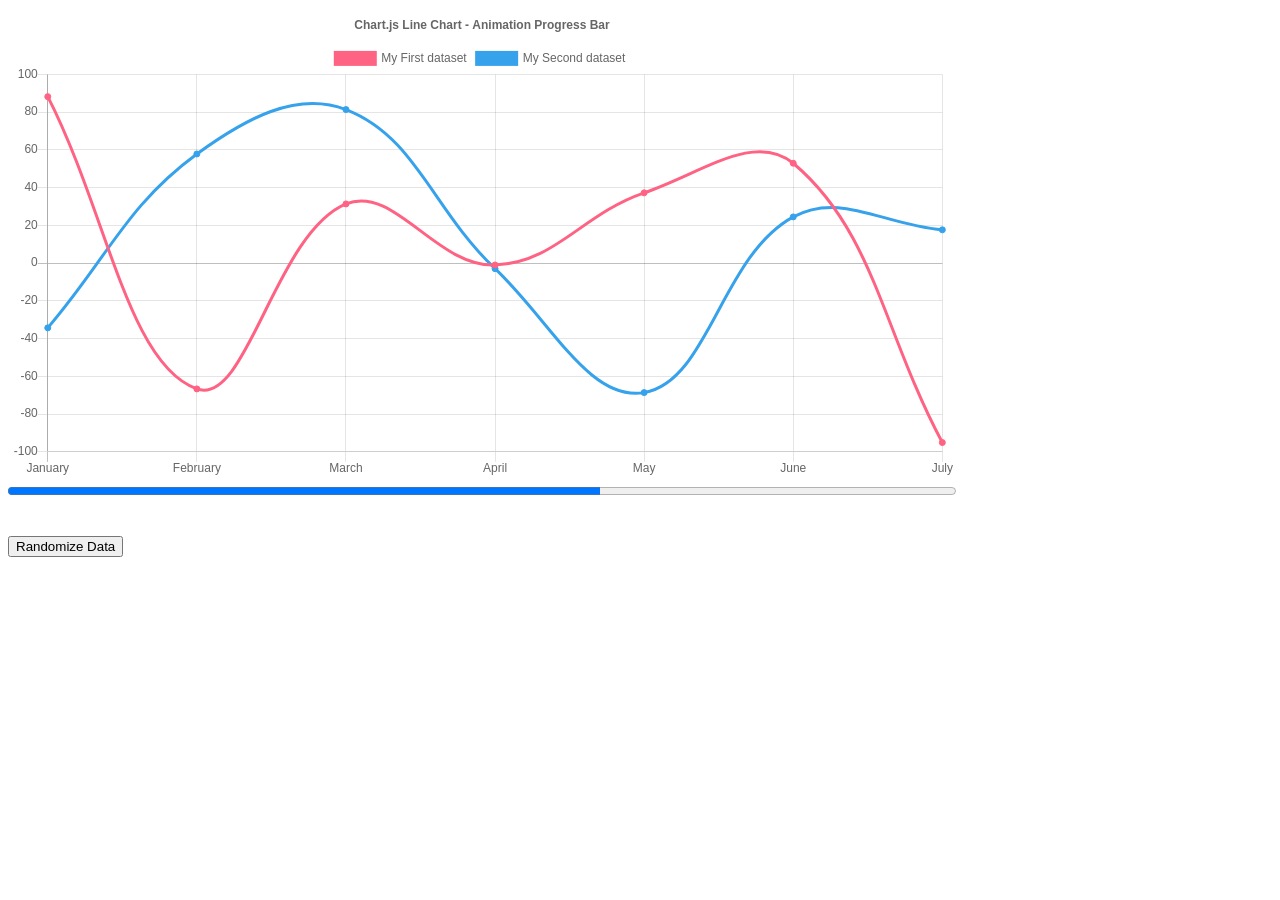
<file: static/plugins/Chart.js/samples/advanced/progress-bar.html>
<!doctype html>
<html>
<head>
<title> Animation Callbacks </title>
	<script src="../../Chart.min.js"></script>
	<script src="../utils.js"></script>
	<style>
		canvas {
			-moz-user-select: none;
			-webkit-user-select: none;
			-ms-user-select: none;
		}
	</style>
</head>

<body>
	<div style="width: 75%;">
		<canvas id="canvas"></canvas>
		<progress id="animationProgress" max="1" value="0" style="width: 100%"></progress>
	</div>
	<br>
	<br>
	<button id="randomizeData">Randomize Data</button>
	<script>
		var progress = document.getElementById('animationProgress');
		var config = {
			type: 'line',
			data: {
				labels: ['January', 'February', 'March', 'April', 'May', 'June', 'July'],
				datasets: [{
					label: 'My First dataset',
					fill: false,
					borderColor: window.chartColors.red,
					backgroundColor: window.chartColors.red,
					data: [
						randomScalingFactor(),
						randomScalingFactor(),
						randomScalingFactor(),
						randomScalingFactor(),
						randomScalingFactor(),
						randomScalingFactor(),
						randomScalingFactor()
					]
				}, {
					label: 'My Second dataset ',
					fill: false,
					borderColor: window.chartColors.blue,
					backgroundColor: window.chartColors.blue,
					data: [
						randomScalingFactor(),
						randomScalingFactor(),
						randomScalingFactor(),
						randomScalingFactor(),
						randomScalingFactor(),
						randomScalingFactor(),
						randomScalingFactor()
					]
				}]
			},
			options: {
				title: {
					display: true,
					text: 'Chart.js Line Chart - Animation Progress Bar'
				},
				animation: {
					duration: 2000,
					onProgress: function(animation) {
						progress.value = animation.currentStep / animation.numSteps;
					},
					onComplete: function() {
						window.setTimeout(function() {
							progress.value = 0;
						}, 2000);
					}
				}
			}
		};

		window.onload = function() {
			var ctx = document.getElementById('canvas').getContext('2d');
			window.myLine = new Chart(ctx, config);
		};

		document.getElementById('randomizeData').addEventListener('click', function() {
			config.data.datasets.forEach(function(dataset) {
				dataset.data = dataset.data.map(function() {
					return randomScalingFactor();
				});
			});

			window.myLine.update();
		});
	</script>
</body>

</html>
</file>
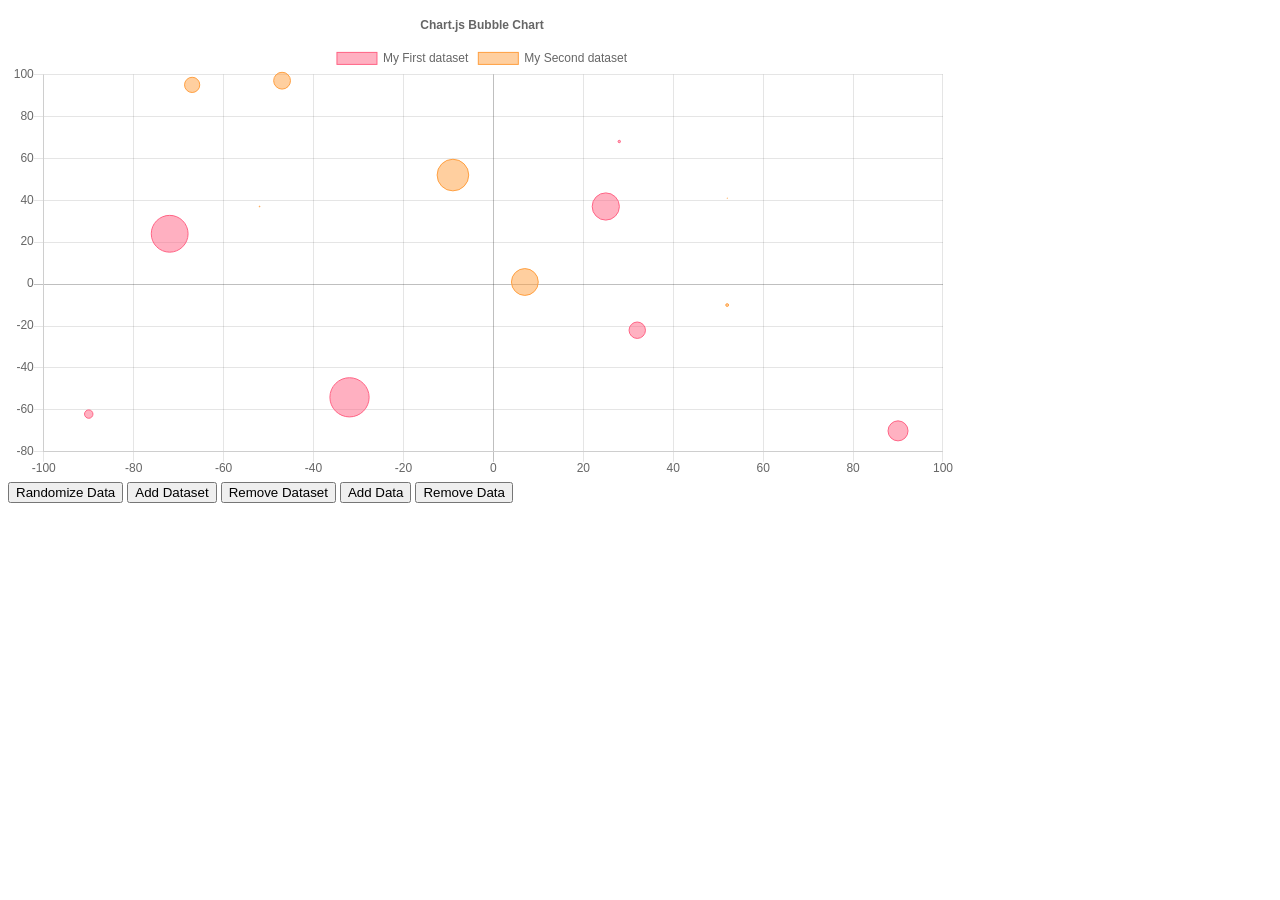
<file: static/plugins/Chart.js/samples/charts/bubble.html>
<!doctype html>
<html>

<head>
	<title>Bubble Chart</title>
	<script src="../../Chart.min.js"></script>
	<script src="../utils.js"></script>
	<style type="text/css">
		canvas{
			-moz-user-select: none;
			-webkit-user-select: none;
			-ms-user-select: none;
		}
	</style>
</head>

<body>
	<div id="container" style="width: 75%;">
		<canvas id="canvas"></canvas>
	</div>
	<button id="randomizeData">Randomize Data</button>
	<button id="addDataset">Add Dataset</button>
	<button id="removeDataset">Remove Dataset</button>
	<button id="addData">Add Data</button>
	<button id="removeData">Remove Data</button>
	<script>
		var DEFAULT_DATASET_SIZE = 7;

		var addedCount = 0;
		var color = Chart.helpers.color;
		var bubbleChartData = {
			animation: {
				duration: 10000
			},
			datasets: [{
				label: 'My First dataset',
				backgroundColor: color(window.chartColors.red).alpha(0.5).rgbString(),
				borderColor: window.chartColors.red,
				borderWidth: 1,
				data: [{
					x: randomScalingFactor(),
					y: randomScalingFactor(),
					r: Math.abs(randomScalingFactor()) / 5,
				}, {
					x: randomScalingFactor(),
					y: randomScalingFactor(),
					r: Math.abs(randomScalingFactor()) / 5,
				}, {
					x: randomScalingFactor(),
					y: randomScalingFactor(),
					r: Math.abs(randomScalingFactor()) / 5,
				}, {
					x: randomScalingFactor(),
					y: randomScalingFactor(),
					r: Math.abs(randomScalingFactor()) / 5,
				}, {
					x: randomScalingFactor(),
					y: randomScalingFactor(),
					r: Math.abs(randomScalingFactor()) / 5,
				}, {
					x: randomScalingFactor(),
					y: randomScalingFactor(),
					r: Math.abs(randomScalingFactor()) / 5,
				}, {
					x: randomScalingFactor(),
					y: randomScalingFactor(),
					r: Math.abs(randomScalingFactor()) / 5,
				}]
			}, {
				label: 'My Second dataset',
				backgroundColor: color(window.chartColors.orange).alpha(0.5).rgbString(),
				borderColor: window.chartColors.orange,
				borderWidth: 1,
				data: [{
					x: randomScalingFactor(),
					y: randomScalingFactor(),
					r: Math.abs(randomScalingFactor()) / 5,
				}, {
					x: randomScalingFactor(),
					y: randomScalingFactor(),
					r: Math.abs(randomScalingFactor()) / 5,
				}, {
					x: randomScalingFactor(),
					y: randomScalingFactor(),
					r: Math.abs(randomScalingFactor()) / 5,
				}, {
					x: randomScalingFactor(),
					y: randomScalingFactor(),
					r: Math.abs(randomScalingFactor()) / 5,
				}, {
					x: randomScalingFactor(),
					y: randomScalingFactor(),
					r: Math.abs(randomScalingFactor()) / 5,
				}, {
					x: randomScalingFactor(),
					y: randomScalingFactor(),
					r: Math.abs(randomScalingFactor()) / 5,
				}, {
					x: randomScalingFactor(),
					y: randomScalingFactor(),
					r: Math.abs(randomScalingFactor()) / 5,
				}]
			}]
		};

		window.onload = function() {
			var ctx = document.getElementById('canvas').getContext('2d');
			window.myChart = new Chart(ctx, {
				type: 'bubble',
				data: bubbleChartData,
				options: {
					responsive: true,
					title: {
						display: true,
						text: 'Chart.js Bubble Chart'
					},
					tooltips: {
						mode: 'point'
					}
				}
			});
		};

		document.getElementById('randomizeData').addEventListener('click', function() {
			bubbleChartData.datasets.forEach(function(dataset) {
				dataset.data = dataset.data.map(function() {
					return {
						x: randomScalingFactor(),
						y: randomScalingFactor(),
						r: Math.abs(randomScalingFactor()) / 5,
					};
				});
			});
			window.myChart.update();
		});

		var colorNames = Object.keys(window.chartColors);
		document.getElementById('addDataset').addEventListener('click', function() {
			++addedCount;
			var colorName = colorNames[bubbleChartData.datasets.length % colorNames.length];
			var dsColor = window.chartColors[colorName];
			var newDataset = {
				label: 'My added dataset ' + addedCount,
				backgroundColor: color(dsColor).alpha(0.5).rgbString(),
				borderColor: dsColor,
				borderWidth: 1,
				data: []
			};

			for (var index = 0; index < DEFAULT_DATASET_SIZE; ++index) {
				newDataset.data.push({
					x: randomScalingFactor(),
					y: randomScalingFactor(),
					r: Math.abs(randomScalingFactor()) / 5,
				});
			}

			bubbleChartData.datasets.push(newDataset);
			window.myChart.update();
		});

		document.getElementById('addData').addEventListener('click', function() {
			if (bubbleChartData.datasets.length > 0) {
				for (var index = 0; index < bubbleChartData.datasets.length; ++index) {
					bubbleChartData.datasets[index].data.push({
						x: randomScalingFactor(),
						y: randomScalingFactor(),
						r: Math.abs(randomScalingFactor()) / 5,
					});
				}

				window.myChart.update();
			}
		});

		document.getElementById('removeDataset').addEventListener('click', function() {
			bubbleChartData.datasets.splice(0, 1);
			window.myChart.update();
		});

		document.getElementById('removeData').addEventListener('click', function() {
			bubbleChartData.datasets.forEach(function(dataset) {
				dataset.data.pop();
			});

			window.myChart.update();
		});
	</script>
</body>

</html>
</file>
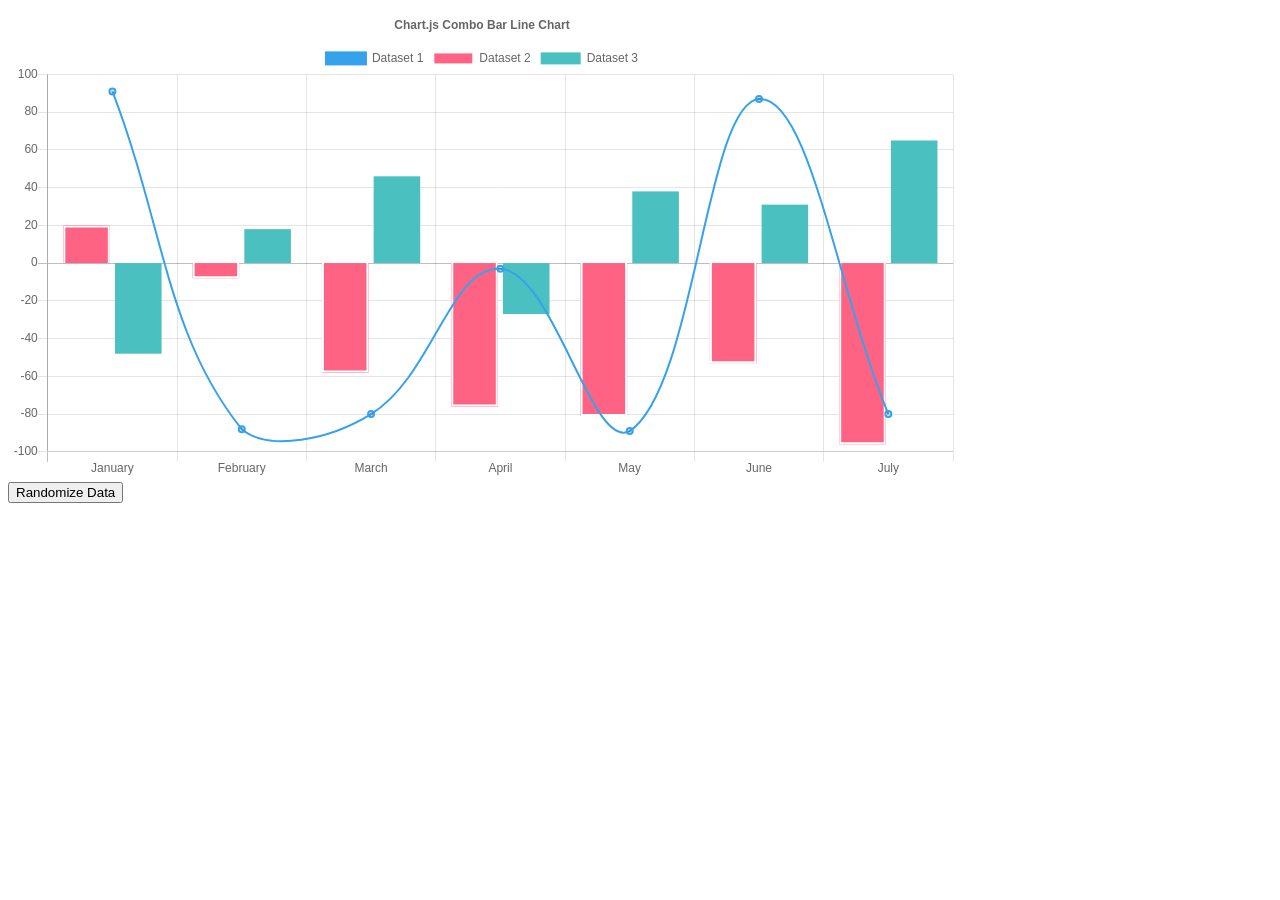
<file: static/plugins/Chart.js/samples/charts/combo-bar-line.html>
<!doctype html>
<html>

<head>
	<title>Combo Bar-Line Chart</title>
	<script src="../../Chart.min.js"></script>
	<script src="../utils.js"></script>
	<style>
	canvas {
		-moz-user-select: none;
		-webkit-user-select: none;
		-ms-user-select: none;
	}
	</style>
</head>

<body>
	<div style="width: 75%">
		<canvas id="canvas"></canvas>
	</div>
	<button id="randomizeData">Randomize Data</button>
	<script>
		var chartData = {
			labels: ['January', 'February', 'March', 'April', 'May', 'June', 'July'],
			datasets: [{
				type: 'line',
				label: 'Dataset 1',
				borderColor: window.chartColors.blue,
				borderWidth: 2,
				fill: false,
				data: [
					randomScalingFactor(),
					randomScalingFactor(),
					randomScalingFactor(),
					randomScalingFactor(),
					randomScalingFactor(),
					randomScalingFactor(),
					randomScalingFactor()
				]
			}, {
				type: 'bar',
				label: 'Dataset 2',
				backgroundColor: window.chartColors.red,
				data: [
					randomScalingFactor(),
					randomScalingFactor(),
					randomScalingFactor(),
					randomScalingFactor(),
					randomScalingFactor(),
					randomScalingFactor(),
					randomScalingFactor()
				],
				borderColor: 'white',
				borderWidth: 2
			}, {
				type: 'bar',
				label: 'Dataset 3',
				backgroundColor: window.chartColors.green,
				data: [
					randomScalingFactor(),
					randomScalingFactor(),
					randomScalingFactor(),
					randomScalingFactor(),
					randomScalingFactor(),
					randomScalingFactor(),
					randomScalingFactor()
				]
			}]

		};
		window.onload = function() {
			var ctx = document.getElementById('canvas').getContext('2d');
			window.myMixedChart = new Chart(ctx, {
				type: 'bar',
				data: chartData,
				options: {
					responsive: true,
					title: {
						display: true,
						text: 'Chart.js Combo Bar Line Chart'
					},
					tooltips: {
						mode: 'index',
						intersect: true
					}
				}
			});
		};

		document.getElementById('randomizeData').addEventListener('click', function() {
			chartData.datasets.forEach(function(dataset) {
				dataset.data = dataset.data.map(function() {
					return randomScalingFactor();
				});
			});
			window.myMixedChart.update();
		});
	</script>
</body>

</html>
</file>
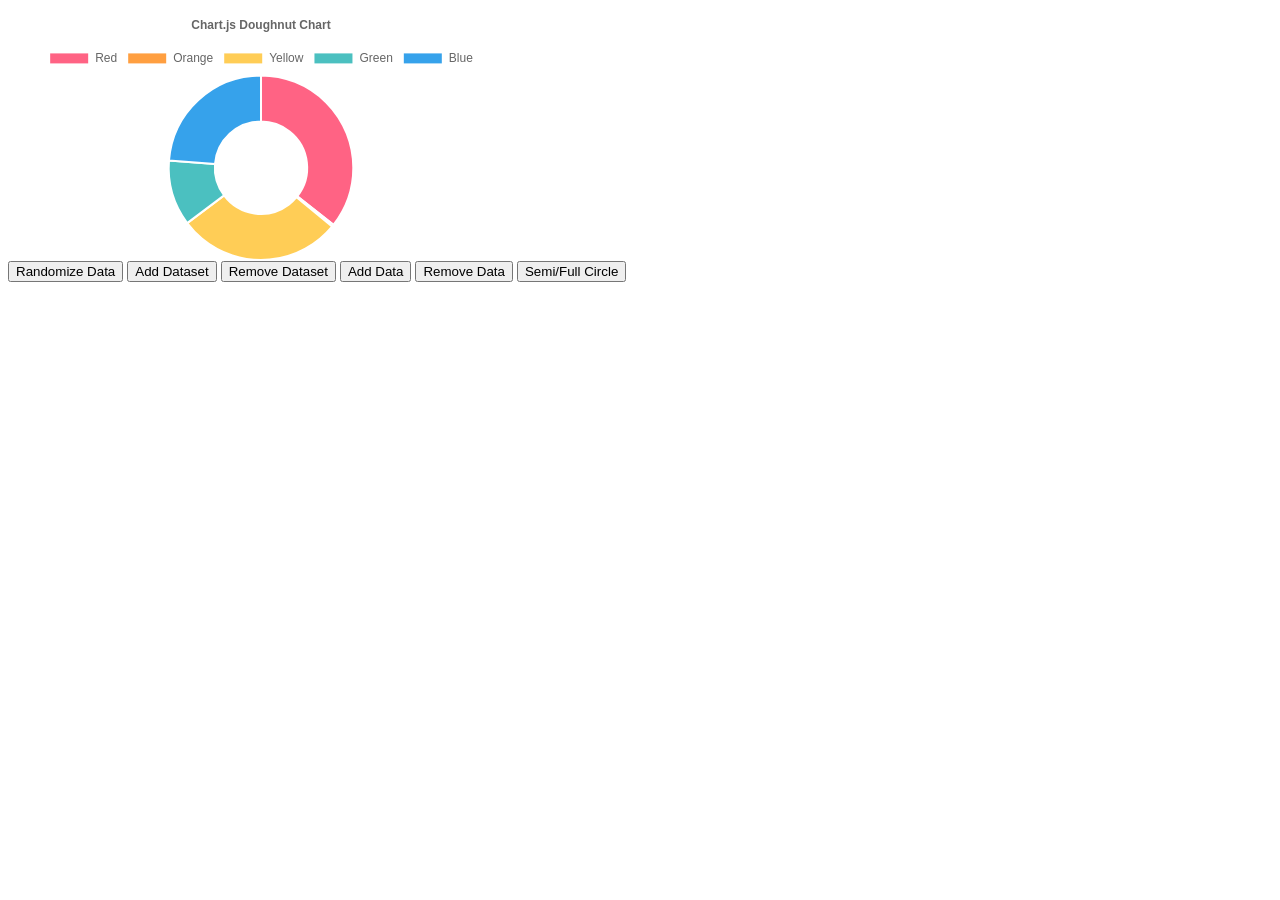
<file: static/plugins/Chart.js/samples/charts/doughnut.html>
<!doctype html>
<html>

<head>
	<title>Doughnut Chart</title>
	<script src="../../Chart.min.js"></script>
	<script src="../utils.js"></script>
	<style>
	canvas {
		-moz-user-select: none;
		-webkit-user-select: none;
		-ms-user-select: none;
	}
	</style>
</head>

<body>
	<div id="canvas-holder" style="width:40%">
		<canvas id="chart-area"></canvas>
	</div>
	<button id="randomizeData">Randomize Data</button>
	<button id="addDataset">Add Dataset</button>
	<button id="removeDataset">Remove Dataset</button>
	<button id="addData">Add Data</button>
	<button id="removeData">Remove Data</button>
	<button id="changeCircleSize">Semi/Full Circle</button>
	<script>
		var randomScalingFactor = function() {
			return Math.round(Math.random() * 100);
		};

		var config = {
			type: 'doughnut',
			data: {
				datasets: [{
					data: [
						randomScalingFactor(),
						randomScalingFactor(),
						randomScalingFactor(),
						randomScalingFactor(),
						randomScalingFactor(),
					],
					backgroundColor: [
						window.chartColors.red,
						window.chartColors.orange,
						window.chartColors.yellow,
						window.chartColors.green,
						window.chartColors.blue,
					],
					label: 'Dataset 1'
				}],
				labels: [
					'Red',
					'Orange',
					'Yellow',
					'Green',
					'Blue'
				]
			},
			options: {
				responsive: true,
				legend: {
					position: 'top',
				},
				title: {
					display: true,
					text: 'Chart.js Doughnut Chart'
				},
				animation: {
					animateScale: true,
					animateRotate: true
				}
			}
		};

		window.onload = function() {
			var ctx = document.getElementById('chart-area').getContext('2d');
			window.myDoughnut = new Chart(ctx, config);
		};

		document.getElementById('randomizeData').addEventListener('click', function() {
			config.data.datasets.forEach(function(dataset) {
				dataset.data = dataset.data.map(function() {
					return randomScalingFactor();
				});
			});

			window.myDoughnut.update();
		});

		var colorNames = Object.keys(window.chartColors);
		document.getElementById('addDataset').addEventListener('click', function() {
			var newDataset = {
				backgroundColor: [],
				data: [],
				label: 'New dataset ' + config.data.datasets.length,
			};

			for (var index = 0; index < config.data.labels.length; ++index) {
				newDataset.data.push(randomScalingFactor());

				var colorName = colorNames[index % colorNames.length];
				var newColor = window.chartColors[colorName];
				newDataset.backgroundColor.push(newColor);
			}

			config.data.datasets.push(newDataset);
			window.myDoughnut.update();
		});

		document.getElementById('addData').addEventListener('click', function() {
			if (config.data.datasets.length > 0) {
				config.data.labels.push('data #' + config.data.labels.length);

				var colorName = colorNames[config.data.datasets[0].data.length % colorNames.length];
				var newColor = window.chartColors[colorName];

				config.data.datasets.forEach(function(dataset) {
					dataset.data.push(randomScalingFactor());
					dataset.backgroundColor.push(newColor);
				});

				window.myDoughnut.update();
			}
		});

		document.getElementById('removeDataset').addEventListener('click', function() {
			config.data.datasets.splice(0, 1);
			window.myDoughnut.update();
		});

		document.getElementById('removeData').addEventListener('click', function() {
			config.data.labels.splice(-1, 1); // remove the label first

			config.data.datasets.forEach(function(dataset) {
				dataset.data.pop();
				dataset.backgroundColor.pop();
			});

			window.myDoughnut.update();
		});

		document.getElementById('changeCircleSize').addEventListener('click', function() {
			if (window.myDoughnut.options.circumference === Math.PI) {
				window.myDoughnut.options.circumference = 2 * Math.PI;
				window.myDoughnut.options.rotation = -Math.PI / 2;
			} else {
				window.myDoughnut.options.circumference = Math.PI;
				window.myDoughnut.options.rotation = -Math.PI;
			}

			window.myDoughnut.update();
		});
	</script>
</body>

</html>
</file>
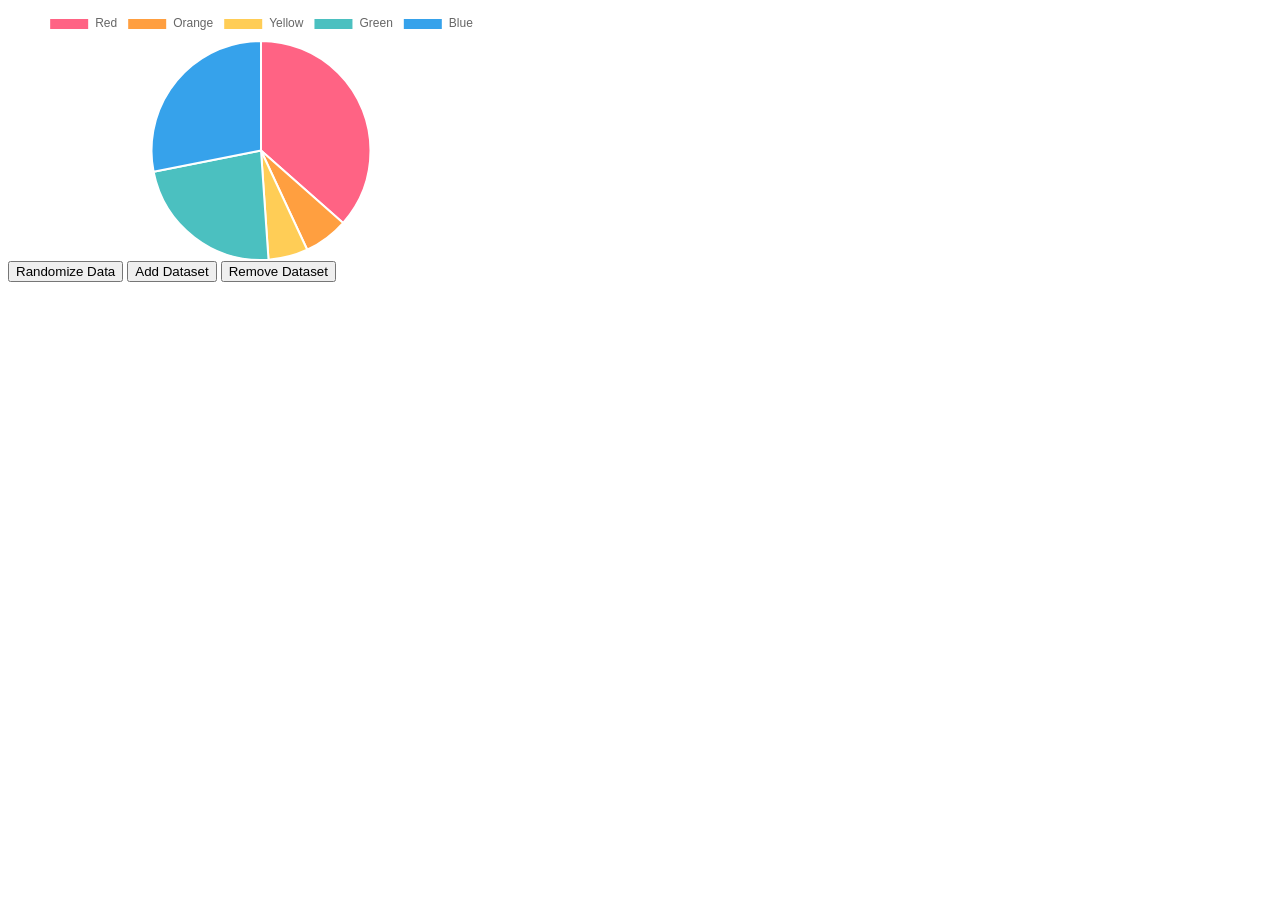
<file: static/plugins/Chart.js/samples/charts/pie.html>
<!doctype html>
<html>

<head>
	<title>Pie Chart</title>
	<script src="../../Chart.min.js"></script>
	<script src="../utils.js"></script>
</head>

<body>
	<div id="canvas-holder" style="width:40%">
		<canvas id="chart-area"></canvas>
	</div>
	<button id="randomizeData">Randomize Data</button>
	<button id="addDataset">Add Dataset</button>
	<button id="removeDataset">Remove Dataset</button>
	<script>
		var randomScalingFactor = function() {
			return Math.round(Math.random() * 100);
		};

		var config = {
			type: 'pie',
			data: {
				datasets: [{
					data: [
						randomScalingFactor(),
						randomScalingFactor(),
						randomScalingFactor(),
						randomScalingFactor(),
						randomScalingFactor(),
					],
					backgroundColor: [
						window.chartColors.red,
						window.chartColors.orange,
						window.chartColors.yellow,
						window.chartColors.green,
						window.chartColors.blue,
					],
					label: 'Dataset 1'
				}],
				labels: [
					'Red',
					'Orange',
					'Yellow',
					'Green',
					'Blue'
				]
			},
			options: {
				responsive: true
			}
		};

		window.onload = function() {
			var ctx = document.getElementById('chart-area').getContext('2d');
			window.myPie = new Chart(ctx, config);
		};

		document.getElementById('randomizeData').addEventListener('click', function() {
			config.data.datasets.forEach(function(dataset) {
				dataset.data = dataset.data.map(function() {
					return randomScalingFactor();
				});
			});

			window.myPie.update();
		});

		var colorNames = Object.keys(window.chartColors);
		document.getElementById('addDataset').addEventListener('click', function() {
			var newDataset = {
				backgroundColor: [],
				data: [],
				label: 'New dataset ' + config.data.datasets.length,
			};

			for (var index = 0; index < config.data.labels.length; ++index) {
				newDataset.data.push(randomScalingFactor());

				var colorName = colorNames[index % colorNames.length];
				var newColor = window.chartColors[colorName];
				newDataset.backgroundColor.push(newColor);
			}

			config.data.datasets.push(newDataset);
			window.myPie.update();
		});

		document.getElementById('removeDataset').addEventListener('click', function() {
			config.data.datasets.splice(0, 1);
			window.myPie.update();
		});
	</script>
</body>

</html>
</file>
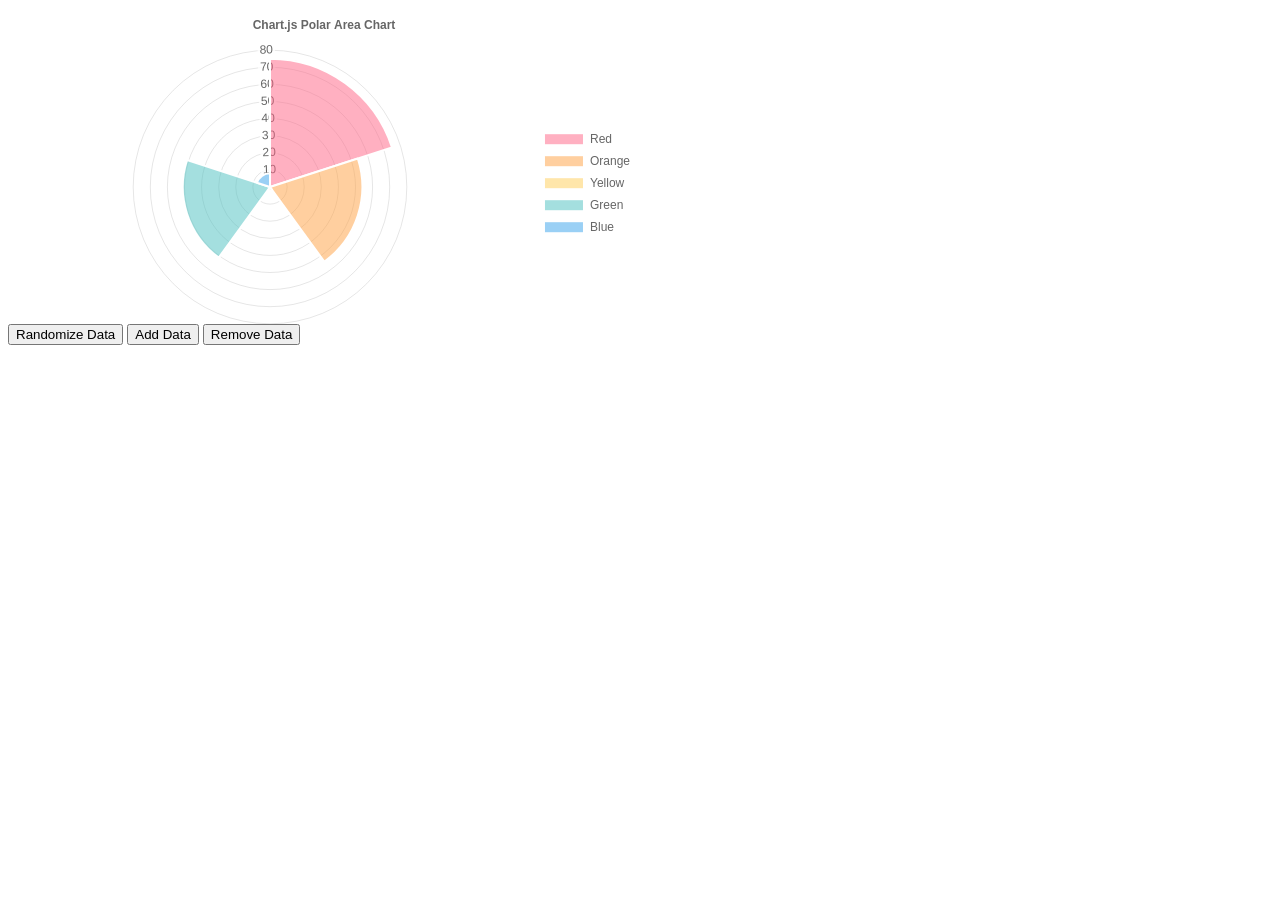
<file: static/plugins/Chart.js/samples/charts/polar-area.html>
<!doctype html>
<html>

<head>
	<title>Polar Area Chart</title>
	<script src="../../Chart.min.js"></script>
	<script src="../utils.js"></script>
	<style>
		canvas {
			-moz-user-select: none;
			-webkit-user-select: none;
			-ms-user-select: none;
		}
	</style>
</head>

<body>
	<div id="canvas-holder" style="width:50%">
		<canvas id="chart-area"></canvas>
	</div>
	<button id="randomizeData">Randomize Data</button>
	<button id="addData">Add Data</button>
	<button id="removeData">Remove Data</button>
	<script>
		var randomScalingFactor = function() {
			return Math.round(Math.random() * 100);
		};

		var chartColors = window.chartColors;
		var color = Chart.helpers.color;
		var config = {
			data: {
				datasets: [{
					data: [
						randomScalingFactor(),
						randomScalingFactor(),
						randomScalingFactor(),
						randomScalingFactor(),
						randomScalingFactor(),
					],
					backgroundColor: [
						color(chartColors.red).alpha(0.5).rgbString(),
						color(chartColors.orange).alpha(0.5).rgbString(),
						color(chartColors.yellow).alpha(0.5).rgbString(),
						color(chartColors.green).alpha(0.5).rgbString(),
						color(chartColors.blue).alpha(0.5).rgbString(),
					],
					label: 'My dataset' // for legend
				}],
				labels: [
					'Red',
					'Orange',
					'Yellow',
					'Green',
					'Blue'
				]
			},
			options: {
				responsive: true,
				legend: {
					position: 'right',
				},
				title: {
					display: true,
					text: 'Chart.js Polar Area Chart'
				},
				scale: {
					ticks: {
						beginAtZero: true
					},
					reverse: false
				},
				animation: {
					animateRotate: false,
					animateScale: true
				}
			}
		};

		window.onload = function() {
			var ctx = document.getElementById('chart-area');
			window.myPolarArea = Chart.PolarArea(ctx, config);
		};

		document.getElementById('randomizeData').addEventListener('click', function() {
			config.data.datasets.forEach(function(piece, i) {
				piece.data.forEach(function(value, j) {
					config.data.datasets[i].data[j] = randomScalingFactor();
				});
			});
			window.myPolarArea.update();
		});

		var colorNames = Object.keys(window.chartColors);
		document.getElementById('addData').addEventListener('click', function() {
			if (config.data.datasets.length > 0) {
				config.data.labels.push('data #' + config.data.labels.length);
				config.data.datasets.forEach(function(dataset) {
					var colorName = colorNames[config.data.labels.length % colorNames.length];
					dataset.backgroundColor.push(window.chartColors[colorName]);
					dataset.data.push(randomScalingFactor());
				});
				window.myPolarArea.update();
			}
		});
		document.getElementById('removeData').addEventListener('click', function() {
			config.data.labels.pop(); // remove the label first
			config.data.datasets.forEach(function(dataset) {
				dataset.backgroundColor.pop();
				dataset.data.pop();
			});
			window.myPolarArea.update();
		});
	</script>
</body>

</html>
</file>
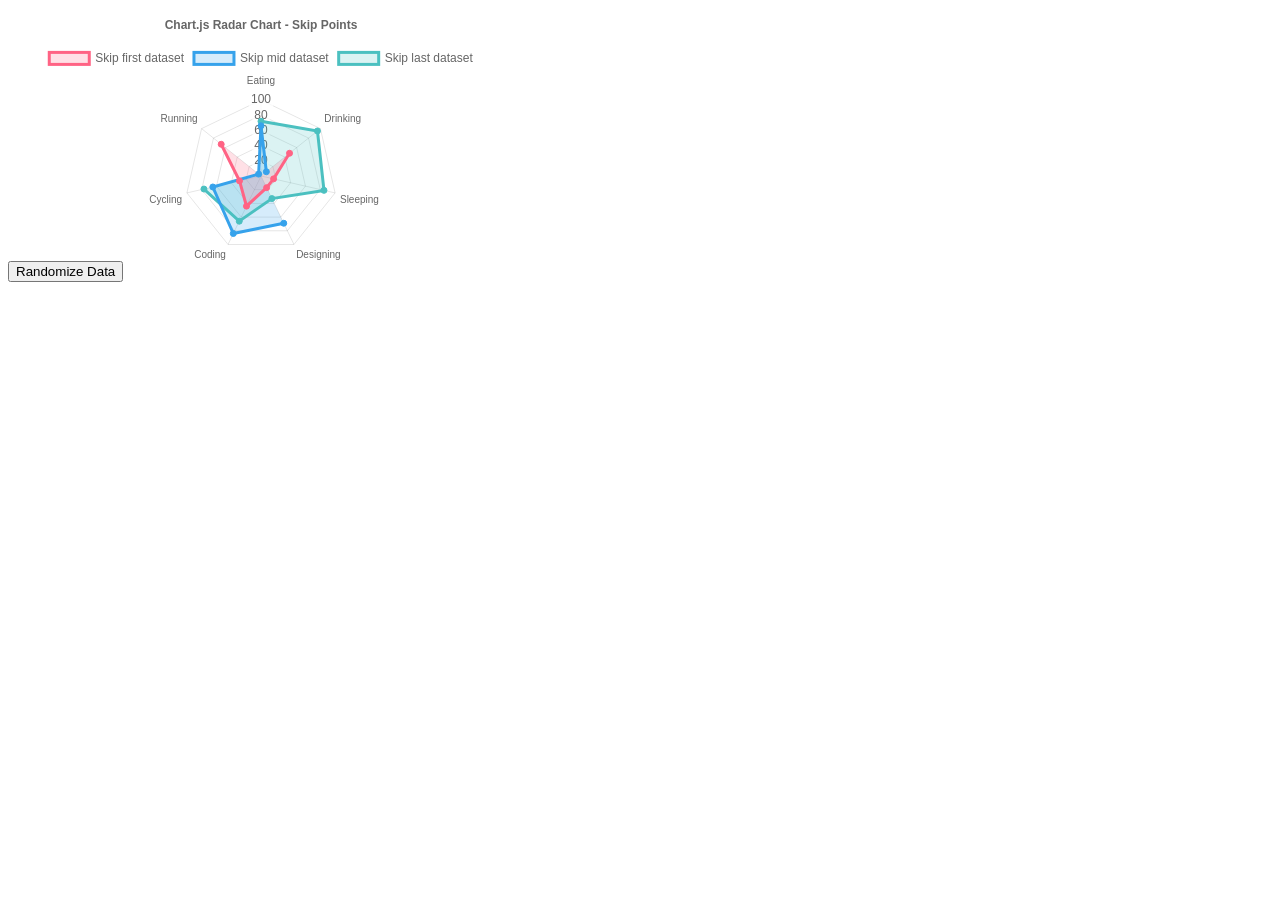
<file: static/plugins/Chart.js/samples/charts/radar-skip-points.html>
<!doctype html>
<html>

<head>
	<title>Radar Chart</title>
	<script src="../../Chart.min.js"></script>
	<script src="../utils.js"></script>
	<style>
		canvas {
			-moz-user-select: none;
			-webkit-user-select: none;
			-ms-user-select: none;
		}
	</style>
</head>

<body>
	<div style="width:40%">
		<canvas id="canvas"></canvas>
	</div>
	<button id="randomizeData">Randomize Data</button>
	<script>
		var randomScalingFactor = function() {
			return Math.round(Math.random() * 100);
		};

		var color = Chart.helpers.color;
		var config = {
			type: 'radar',
			data: {
				labels: ['Eating', 'Drinking', 'Sleeping', 'Designing', 'Coding', 'Cycling', 'Running'],
				datasets: [{
					label: 'Skip first dataset',
					borderColor: window.chartColors.red,
					backgroundColor: color(window.chartColors.red).alpha(0.2).rgbString(),
					pointBackgroundColor: window.chartColors.red,
					data: [
						NaN,
						randomScalingFactor(),
						randomScalingFactor(),
						randomScalingFactor(),
						randomScalingFactor(),
						randomScalingFactor(),
						randomScalingFactor()
					]
				}, {
					label: 'Skip mid dataset',
					borderColor: window.chartColors.blue,
					backgroundColor: color(window.chartColors.blue).alpha(0.2).rgbString(),
					pointBackgroundColor: window.chartColors.blue,
					data: [
						randomScalingFactor(),
						randomScalingFactor(),
						NaN,
						randomScalingFactor(),
						randomScalingFactor(),
						randomScalingFactor(),
						randomScalingFactor()
					]
				}, {
					label: 'Skip last dataset',
					borderColor: window.chartColors.green,
					backgroundColor: color(window.chartColors.green).alpha(0.2).rgbString(),
					pointBackgroundColor: window.chartColors.green,
					data: [
						randomScalingFactor(),
						randomScalingFactor(),
						randomScalingFactor(),
						randomScalingFactor(),
						randomScalingFactor(),
						randomScalingFactor(),
						NaN
					]
				}]
			},
			options: {
				title: {
					display: true,
					text: 'Chart.js Radar Chart - Skip Points'
				},
				elements: {
					line: {
						tension: 0.0,
					}
				},
				scale: {
					beginAtZero: true,
				}
			}
		};

		window.onload = function() {
			window.myRadar = new Chart(document.getElementById('canvas'), config);
		};

		document.getElementById('randomizeData').addEventListener('click', function() {
			config.data.datasets.forEach(function(dataset) {
				dataset.data = dataset.data.map(function() {
					return randomScalingFactor();
				});

			});

			window.myRadar.update();
		});
	</script>
</body>

</html>
</file>
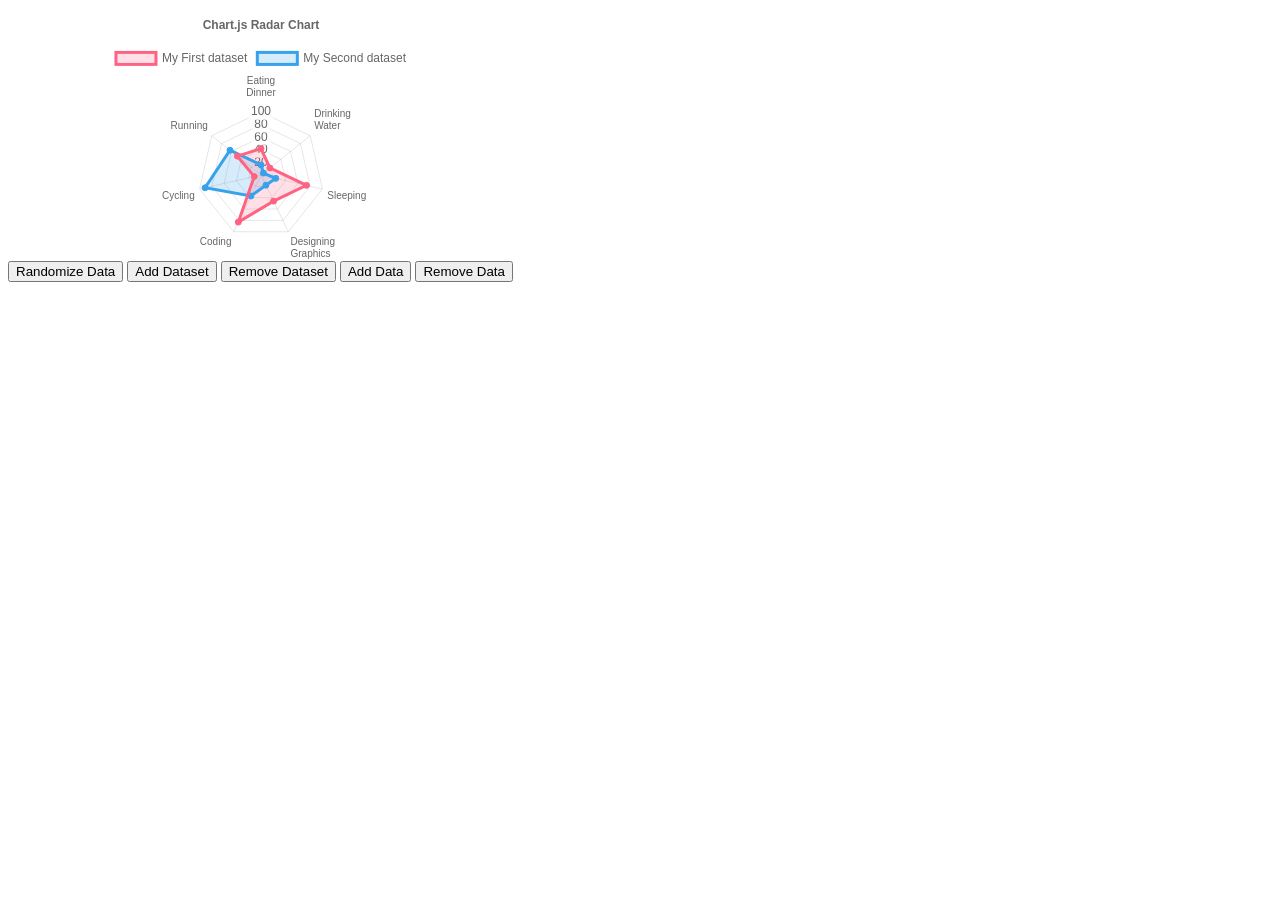
<file: static/plugins/Chart.js/samples/charts/radar.html>
<!doctype html>
<html>

<head>
	<title>Radar Chart</title>
	<script src="../../Chart.min.js"></script>
	<script src="../utils.js"></script>
	<style>
		canvas {
			-moz-user-select: none;
			-webkit-user-select: none;
			-ms-user-select: none;
		}
	</style>
</head>

<body>
	<div style="width:40%">
		<canvas id="canvas"></canvas>
	</div>
	<button id="randomizeData">Randomize Data</button>
	<button id="addDataset">Add Dataset</button>
	<button id="removeDataset">Remove Dataset</button>
	<button id="addData">Add Data</button>
	<button id="removeData">Remove Data</button>
	<script>
		var randomScalingFactor = function() {
			return Math.round(Math.random() * 100);
		};

		var color = Chart.helpers.color;
		var config = {
			type: 'radar',
			data: {
				labels: [['Eating', 'Dinner'], ['Drinking', 'Water'], 'Sleeping', ['Designing', 'Graphics'], 'Coding', 'Cycling', 'Running'],
				datasets: [{
					label: 'My First dataset',
					backgroundColor: color(window.chartColors.red).alpha(0.2).rgbString(),
					borderColor: window.chartColors.red,
					pointBackgroundColor: window.chartColors.red,
					data: [
						randomScalingFactor(),
						randomScalingFactor(),
						randomScalingFactor(),
						randomScalingFactor(),
						randomScalingFactor(),
						randomScalingFactor(),
						randomScalingFactor()
					]
				}, {
					label: 'My Second dataset',
					backgroundColor: color(window.chartColors.blue).alpha(0.2).rgbString(),
					borderColor: window.chartColors.blue,
					pointBackgroundColor: window.chartColors.blue,
					data: [
						randomScalingFactor(),
						randomScalingFactor(),
						randomScalingFactor(),
						randomScalingFactor(),
						randomScalingFactor(),
						randomScalingFactor(),
						randomScalingFactor()
					]
				}]
			},
			options: {
				legend: {
					position: 'top',
				},
				title: {
					display: true,
					text: 'Chart.js Radar Chart'
				},
				scale: {
					ticks: {
						beginAtZero: true
					}
				}
			}
		};

		window.onload = function() {
			window.myRadar = new Chart(document.getElementById('canvas'), config);
		};

		document.getElementById('randomizeData').addEventListener('click', function() {
			config.data.datasets.forEach(function(dataset) {
				dataset.data = dataset.data.map(function() {
					return randomScalingFactor();
				});
			});

			window.myRadar.update();
		});

		var colorNames = Object.keys(window.chartColors);
		document.getElementById('addDataset').addEventListener('click', function() {
			var colorName = colorNames[config.data.datasets.length % colorNames.length];
			var newColor = window.chartColors[colorName];

			var newDataset = {
				label: 'Dataset ' + config.data.datasets.length,
				borderColor: newColor,
				backgroundColor: color(newColor).alpha(0.2).rgbString(),
				pointBackgroundColor: newColor,
				data: [],
			};

			for (var index = 0; index < config.data.labels.length; ++index) {
				newDataset.data.push(randomScalingFactor());
			}

			config.data.datasets.push(newDataset);
			window.myRadar.update();
		});

		document.getElementById('addData').addEventListener('click', function() {
			if (config.data.datasets.length > 0) {
				config.data.labels.push('dataset #' + config.data.labels.length);

				config.data.datasets.forEach(function(dataset) {
					dataset.data.push(randomScalingFactor());
				});

				window.myRadar.update();
			}
		});

		document.getElementById('removeDataset').addEventListener('click', function() {
			config.data.datasets.splice(0, 1);
			window.myRadar.update();
		});

		document.getElementById('removeData').addEventListener('click', function() {
			config.data.labels.pop(); // remove the label first

			config.data.datasets.forEach(function(dataset) {
				dataset.data.pop();
			});

			window.myRadar.update();
		});
	</script>
</body>

</html>
</file>
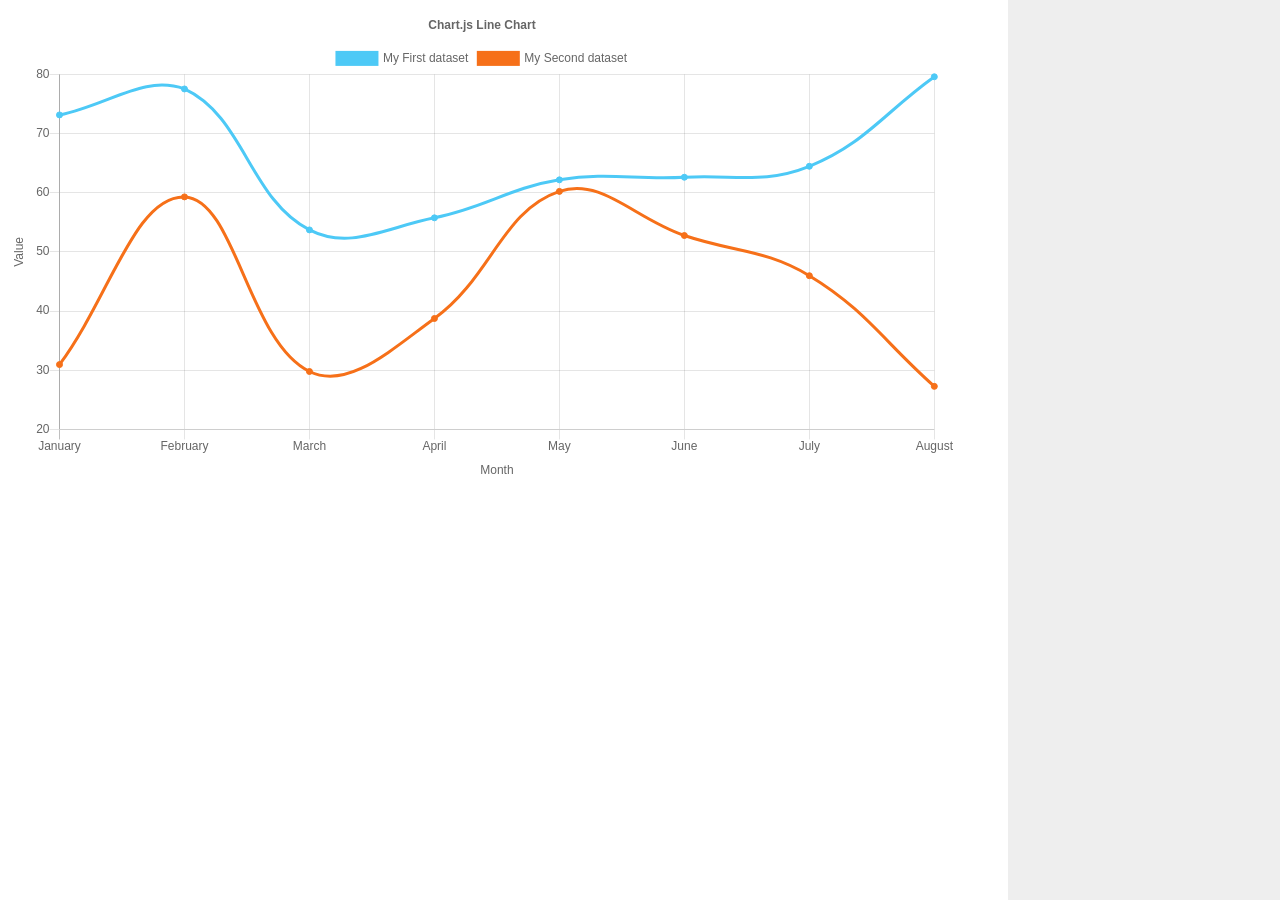
<file: static/plugins/Chart.js/samples/legend/callbacks.html>
<!doctype html>
<html>
<head>
	<title>Legend Callbacks</title>
	<script src="../../Chart.min.js"></script>
	<script src="../utils.js"></script>
	<style>
		body, html {
			height: 100%;
			font-family: sans-serif;
		}
		canvas{
			-moz-user-select: none;
			-webkit-user-select: none;
			-ms-user-select: none;
		}

		#log {
			position: absolute;
			right: 0;
			top: 0;
			bottom: 0;
			background-color: #EEE;
			float: right;
			width: 20%;
			padding: 8px;
			overflow-y: auto;
			white-space: pre;
			line-height: 1.5em;
		}
	</style>
</head>

<body>
	<div id="log"></div>
	<div style="width:75%;">
		<canvas id="canvas"></canvas>
	</div>
	<script>
		var logEntry = 1;
		var logElement = document.getElementById('log');
		var utils = Samples.utils;
		var inputs = {
			min: 20,
			max: 80,
			count: 8,
			decimals: 2,
			continuity: 1
		};
		var config;

		function log(text) {
			logElement.innerText += logEntry + '. ' + text + '\n';
			logElement.scrollTop = logElement.scrollHeight;
			logEntry++;
		}

		function generateData() {
			return utils.numbers(inputs);
		}
		function generateLabels() {
			return utils.months({count: inputs.count});
		}

		utils.srand(42);

		config = {
			type: 'line',
			data: {
				labels: generateLabels(),
				datasets: [{
					label: 'My First dataset',
					backgroundColor: utils.color(0),
					borderColor: utils.color(0),
					data: generateData(),
					fill: false,
				}, {
					label: 'My Second dataset',
					fill: false,
					backgroundColor: utils.color(1),
					borderColor: utils.color(1),
					data: generateData(),
				}]
			},
			options: {
				legend: {
					onHover: function(event, legendItem) {
						log('onHover: ' + legendItem.text);
					},
					onLeave: function(event, legendItem) {
						log('onLeave: ' + legendItem.text);
					},
					onClick: function(event, legendItem) {
						log('onClick:' + legendItem.text);
					}
				},
				title: {
					display: true,
					text: 'Chart.js Line Chart'
				},
				scales: {
					xAxes: [{
						display: true,
						scaleLabel: {
							display: true,
							labelString: 'Month'
						}
					}],
					yAxes: [{
						display: true,
						scaleLabel: {
							display: true,
							labelString: 'Value'
						}
					}]
				}
			}
		};

		new Chart(document.getElementById('canvas'), config);
	</script>
</body>

</html>
</file>
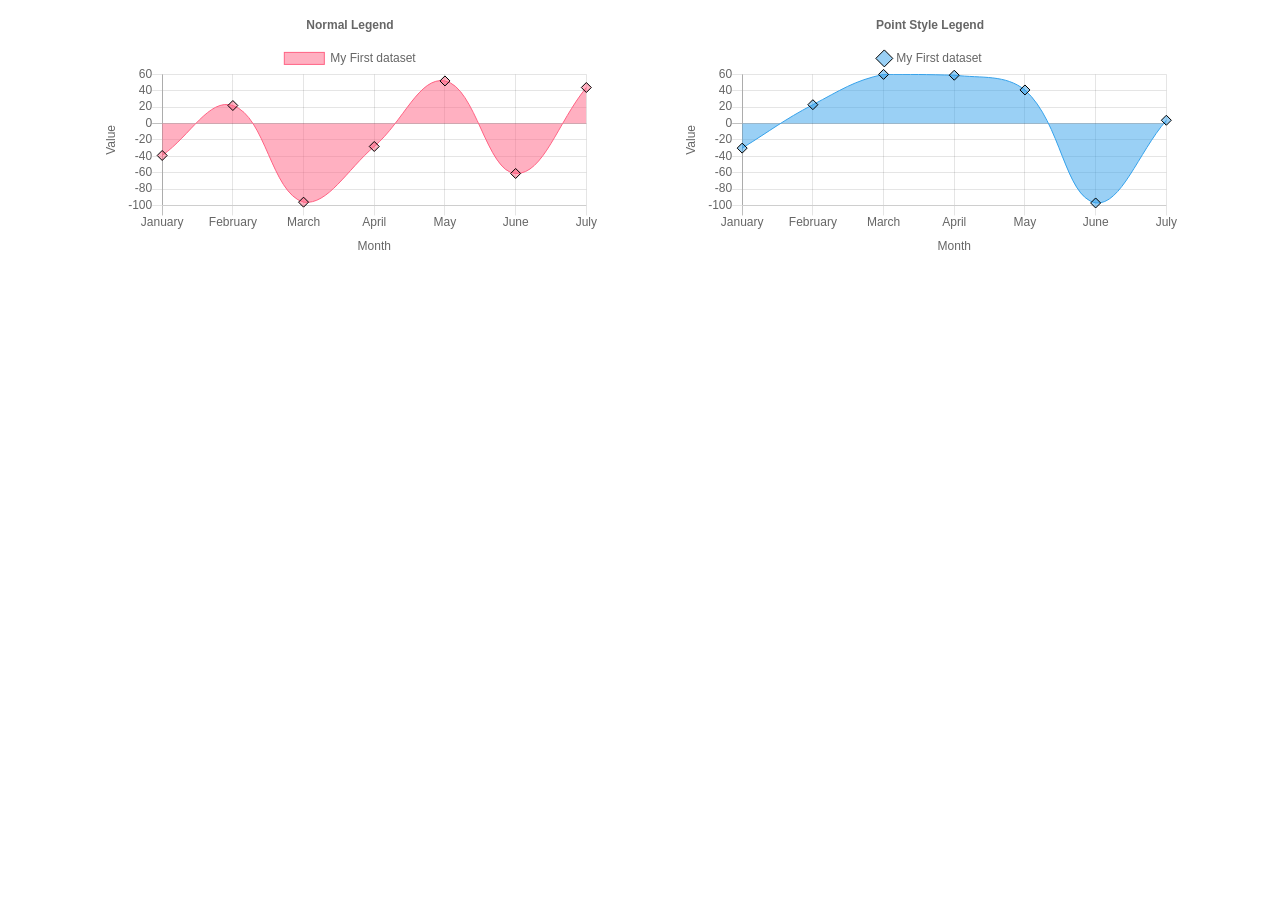
<file: static/plugins/Chart.js/samples/legend/point-style.html>
<!doctype html>
<html>

<head>
	<title>Legend Point Style</title>
	<script src="../../Chart.min.js"></script>
	<script src="../utils.js"></script>
	<style>
		canvas {
			-moz-user-select: none;
			-webkit-user-select: none;
			-ms-user-select: none;
		}
		.chart-container {
			width: 500px;
			margin-left: 40px;
			margin-right: 40px;
		}
		.container {
			display: flex;
			flex-direction: row;
			flex-wrap: wrap;
			justify-content: center;
		}
	</style>
</head>

<body>
	<div class="container">
		<div class="chart-container">
			<canvas id="chart-legend-normal"></canvas>
		</div>
		<div class="chart-container">
			<canvas id="chart-legend-pointstyle"></canvas>
		</div>
	</div>
	<script>
		var color = Chart.helpers.color;
		function createConfig(colorName) {
			return {
				type: 'line',
				data: {
					labels: ['January', 'February', 'March', 'April', 'May', 'June', 'July'],
					datasets: [{
						label: 'My First dataset',
						data: [
							randomScalingFactor(),
							randomScalingFactor(),
							randomScalingFactor(),
							randomScalingFactor(),
							randomScalingFactor(),
							randomScalingFactor(),
							randomScalingFactor()
						],
						backgroundColor: color(window.chartColors[colorName]).alpha(0.5).rgbString(),
						borderColor: window.chartColors[colorName],
						borderWidth: 1,
						pointStyle: 'rectRot',
						pointRadius: 5,
						pointBorderColor: 'rgb(0, 0, 0)'
					}]
				},
				options: {
					responsive: true,
					legend: {
						labels: {
							usePointStyle: false
						}
					},
					scales: {
						xAxes: [{
							display: true,
							scaleLabel: {
								display: true,
								labelString: 'Month'
							}
						}],
						yAxes: [{
							display: true,
							scaleLabel: {
								display: true,
								labelString: 'Value'
							}
						}]
					},
					title: {
						display: true,
						text: 'Normal Legend'
					}
				}
			};
		}

		function createPointStyleConfig(colorName) {
			var config = createConfig(colorName);
			config.options.legend.labels.usePointStyle = true;
			config.options.title.text = 'Point Style Legend';
			return config;
		}

		window.onload = function() {
			[{
				id: 'chart-legend-normal',
				config: createConfig('red')
			}, {
				id: 'chart-legend-pointstyle',
				config: createPointStyleConfig('blue')
			}].forEach(function(details) {
				var ctx = document.getElementById(details.id).getContext('2d');
				new Chart(ctx, details.config);
			});
		};
	</script>
</body>

</html>
</file>
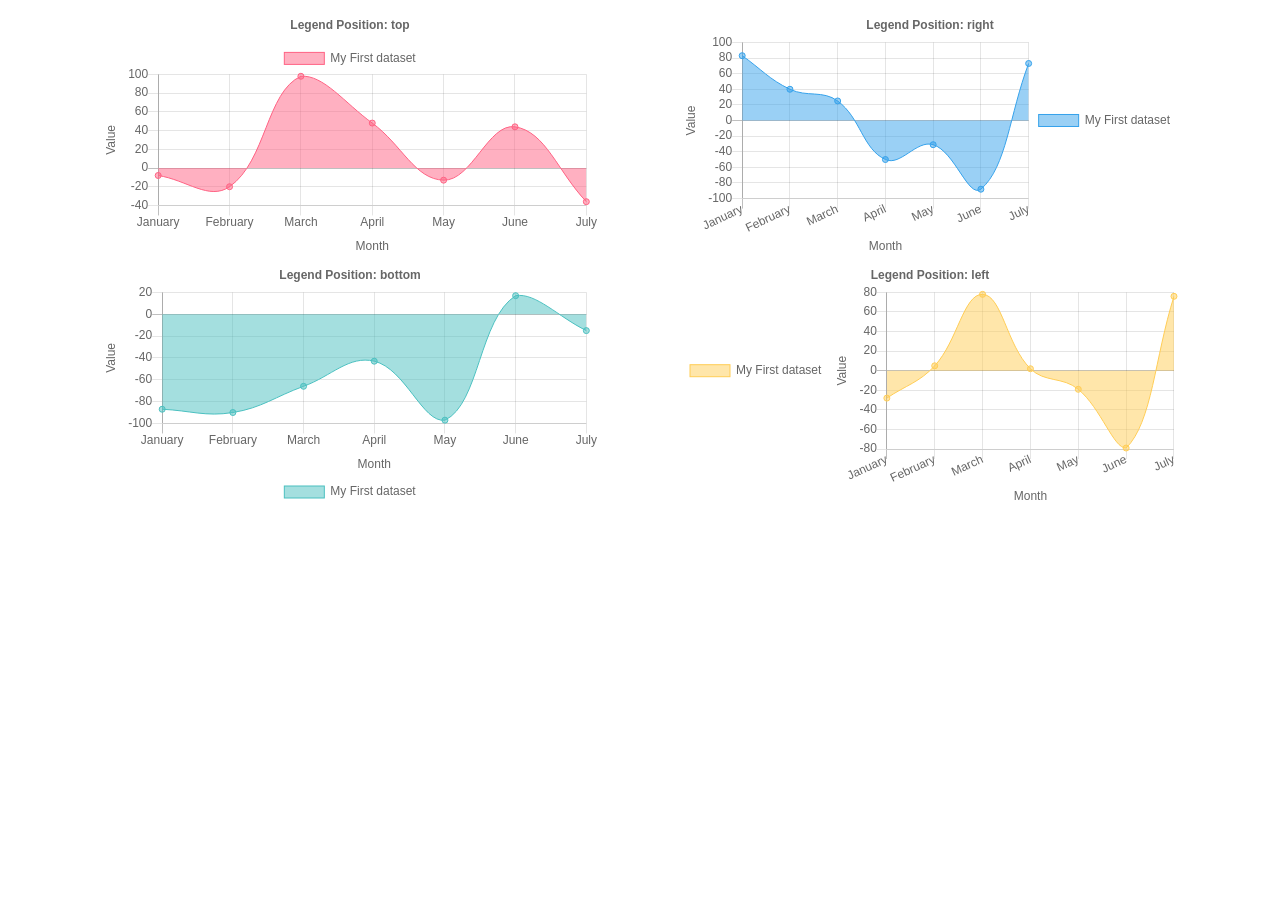
<file: static/plugins/Chart.js/samples/legend/positioning.html>
<!doctype html>
<html>

<head>
	<title>Legend Positions</title>
	<script src="../../Chart.min.js"></script>
	<script src="../utils.js"></script>
	<style>
		canvas {
			-moz-user-select: none;
			-webkit-user-select: none;
			-ms-user-select: none;
		}
		.chart-container {
			width: 500px;
			margin-left: 40px;
			margin-right: 40px;
		}
		.container {
			display: flex;
			flex-direction: row;
			flex-wrap: wrap;
			justify-content: center;
		}
	</style>
</head>

<body>
	<div class="container">
		<div class="chart-container">
			<canvas id="chart-legend-top"></canvas>
		</div>
		<div class="chart-container">
			<canvas id="chart-legend-right"></canvas>
		</div>
		<div class="chart-container">
			<canvas id="chart-legend-bottom"></canvas>
		</div>
		<div class="chart-container">
			<canvas id="chart-legend-left"></canvas>
		</div>
	</div>
	<script>
		var color = Chart.helpers.color;
		function createConfig(legendPosition, colorName) {
			return {
				type: 'line',
				data: {
					labels: ['January', 'February', 'March', 'April', 'May', 'June', 'July'],
					datasets: [{
						label: 'My First dataset',
						data: [
							randomScalingFactor(),
							randomScalingFactor(),
							randomScalingFactor(),
							randomScalingFactor(),
							randomScalingFactor(),
							randomScalingFactor(),
							randomScalingFactor()
						],
						backgroundColor: color(window.chartColors[colorName]).alpha(0.5).rgbString(),
						borderColor: window.chartColors[colorName],
						borderWidth: 1
					}]
				},
				options: {
					responsive: true,
					legend: {
						position: legendPosition,
					},
					scales: {
						xAxes: [{
							display: true,
							scaleLabel: {
								display: true,
								labelString: 'Month'
							}
						}],
						yAxes: [{
							display: true,
							scaleLabel: {
								display: true,
								labelString: 'Value'
							}
						}]
					},
					title: {
						display: true,
						text: 'Legend Position: ' + legendPosition
					}
				}
			};
		}

		window.onload = function() {
			[{
				id: 'chart-legend-top',
				legendPosition: 'top',
				color: 'red'
			}, {
				id: 'chart-legend-right',
				legendPosition: 'right',
				color: 'blue'
			}, {
				id: 'chart-legend-bottom',
				legendPosition: 'bottom',
				color: 'green'
			}, {
				id: 'chart-legend-left',
				legendPosition: 'left',
				color: 'yellow'
			}].forEach(function(details) {
				var ctx = document.getElementById(details.id).getContext('2d');
				var config = createConfig(details.legendPosition, details.color);
				new Chart(ctx, config);
			});
		};
	</script>
</body>

</html>
</file>
<file: static/plugins/Chart.js/samples/style.css>
@import url('https://fonts.googleapis.com/css?family=Lato:100,300,400,700,900');

body, html {
	color: #333538;
	font-family: 'Lato', sans-serif;
	line-height: 1.6;
	padding: 0;
	margin: 0;
}

a {
	color: #f27173;
	text-decoration: none;
}

a:hover {
	color: #e25f5f;
	text-decoration: underline;
}

.content {
	max-width: 800px;
	margin: auto;
	padding: 16px 32px;
}

.header {
	text-align: center;
	padding: 32px 0;
}

.wrapper {
	min-height: 400px;
	padding: 16px 0;
	position: relative;
}

.wrapper.col-2 {
	display: inline-block;
	min-height: 256px;
	width: 49%;
}

@media (max-width: 400px) {
	.wrapper.col-2 {
		width: 100%
	}
}

.wrapper canvas {
	-moz-user-select: none;
	-webkit-user-select: none;
	-ms-user-select: none;
}

.toolbar {
	display: flex;
}

.toolbar > * {
	margin: 0 8px 0 0;
}

.btn {
	background-color: #aaa;
	border-radius: 4px;
	color: white;
	padding: 0.25rem 0.75rem;
}

.btn .fa {
	font-size: 1rem;
}

.btn:hover {
	background-color: #888;
	color: white;
	text-decoration: none;
}

.btn-chartjs { background-color: #f27173; }
.btn-chartjs:hover { background-color: #e25f5f; }
.btn-docs:hover { background-color: #2793db; }
.btn-docs { background-color: #36A2EB; }
.btn-docs:hover { background-color: #2793db; }
.btn-gh { background-color: #444; }
.btn-gh:hover { background-color: #333; }

.btn-on {
	border-style: inset;
}

.chartjs-title {
	font-size: 2rem;
	font-weight: 600;
	white-space: nowrap;
}

.chartjs-title::before {
	background-image: url(logo.svg);
	background-position: left center;
	background-repeat: no-repeat;
	background-size: 40px;
	content: 'Chart.js | ';
	color: #f27173;
	font-weight: 600;
	padding-left: 48px;
}

.chartjs-caption {
	font-size: 1.2rem;
}

.chartjs-links {
	display: flex;
	justify-content: center;
	padding: 8px 0;
}

.chartjs-links a {
	align-items: center;
	display: flex;
	font-size: 0.9rem;
	margin: 0.2rem;
}

.chartjs-links .fa:before {
	margin-right: 0.5em;
}

.samples-category {
	display: inline-block;
	margin-bottom: 32px;
	vertical-align: top;
	width: 25%;
}

.samples-category > .title {
	color: #aaa;
	font-weight: 300;
	font-size: 1.5rem;
}

.samples-category:hover > .title {
	color: black;
}

.samples-category > .items {
	padding: 8px 0;
}

.samples-entry {
	padding: 0 0 4px 0;
}

.samples-entry > .title {
	font-weight: 700;
}

@media (max-width: 640px) {
	.samples-category { width: 33%; }
}

@media (max-width: 512px) {
	.samples-category { width: 50%; }
}

@media (max-width: 420px) {
	.chartjs-caption { font-size: 1.05rem; }
	.chartjs-title::before { content: ''; }
	.chartjs-links a { flex-direction: column; }
	.chartjs-links .fa { margin: 0 }
	.samples-category { width: 100%; }
}

.analyser table {
	color: #333;
	font-size: 0.9rem;
	margin: 8px 0;
	width: 100%
}

.analyser th {
	background-color: #f0f0f0;
	padding: 2px;
}

.analyser td {
	padding: 2px;
	text-align: center;
}
</file>
